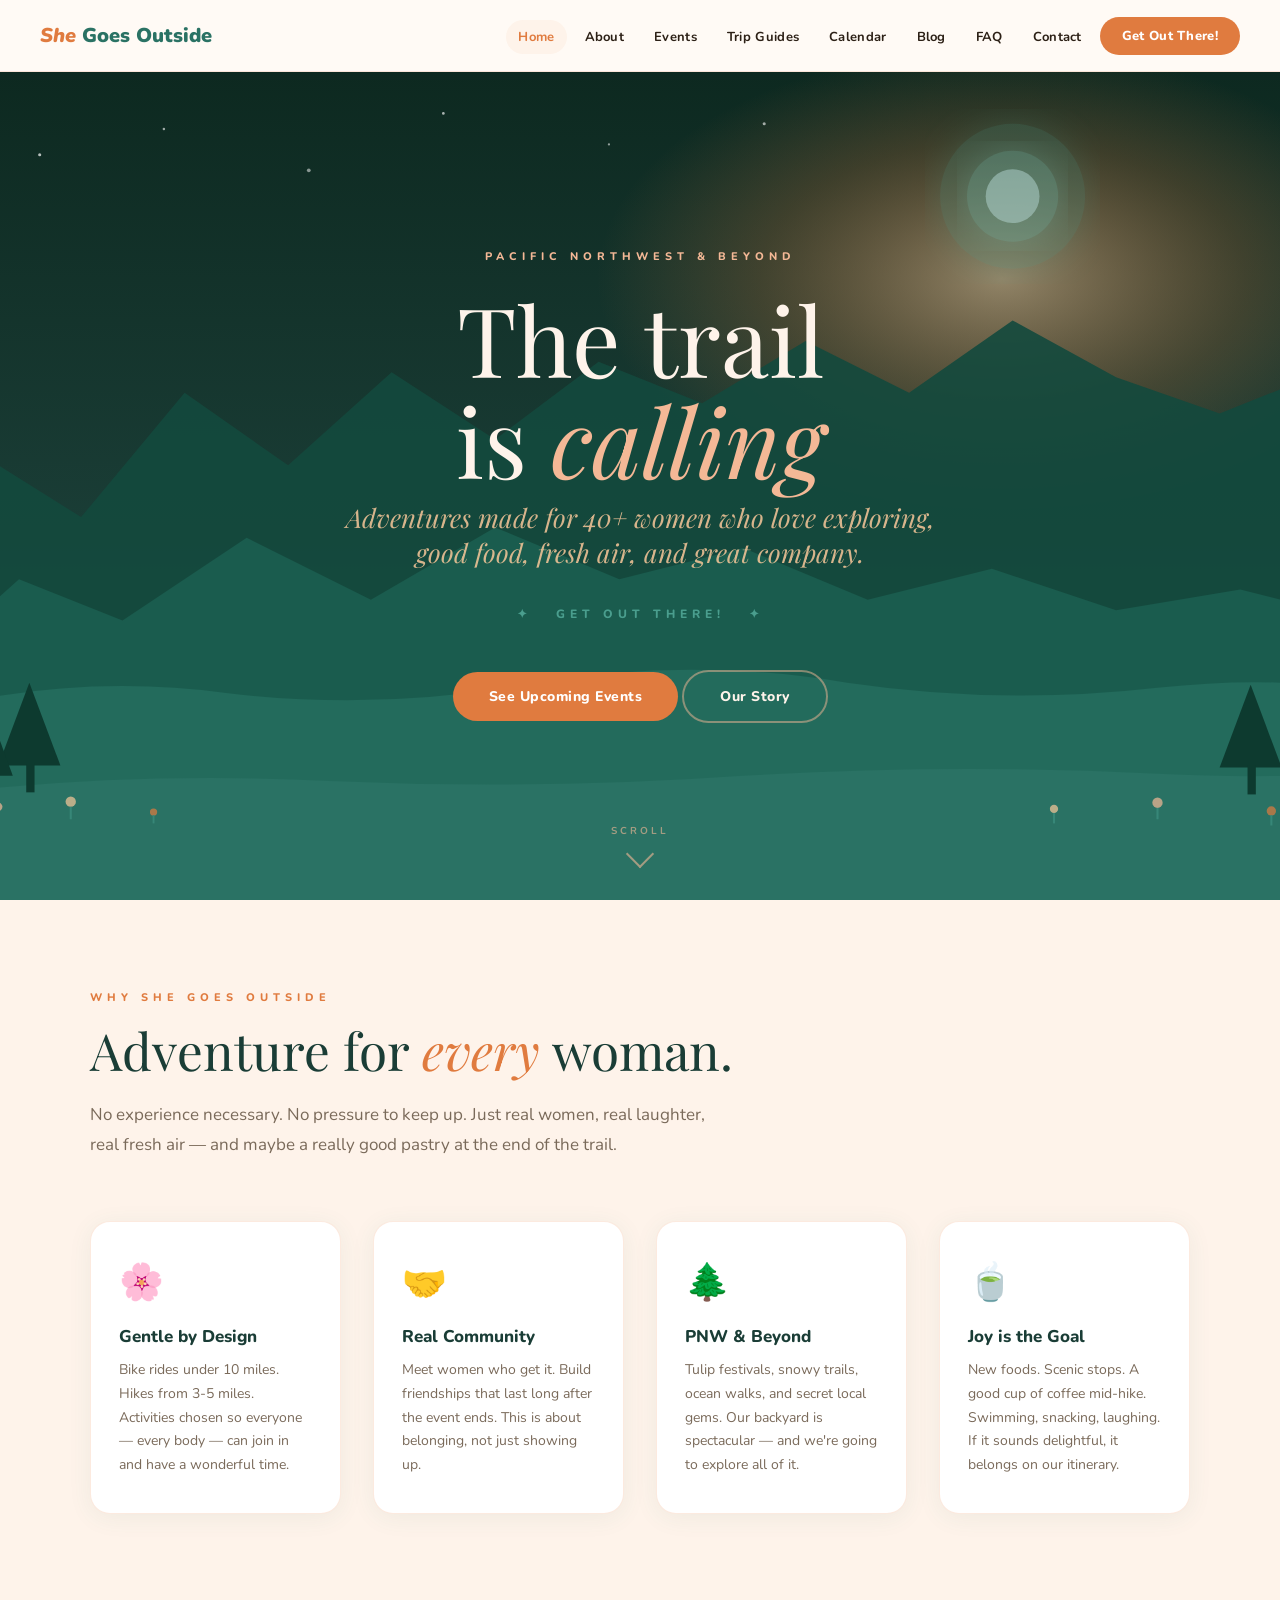
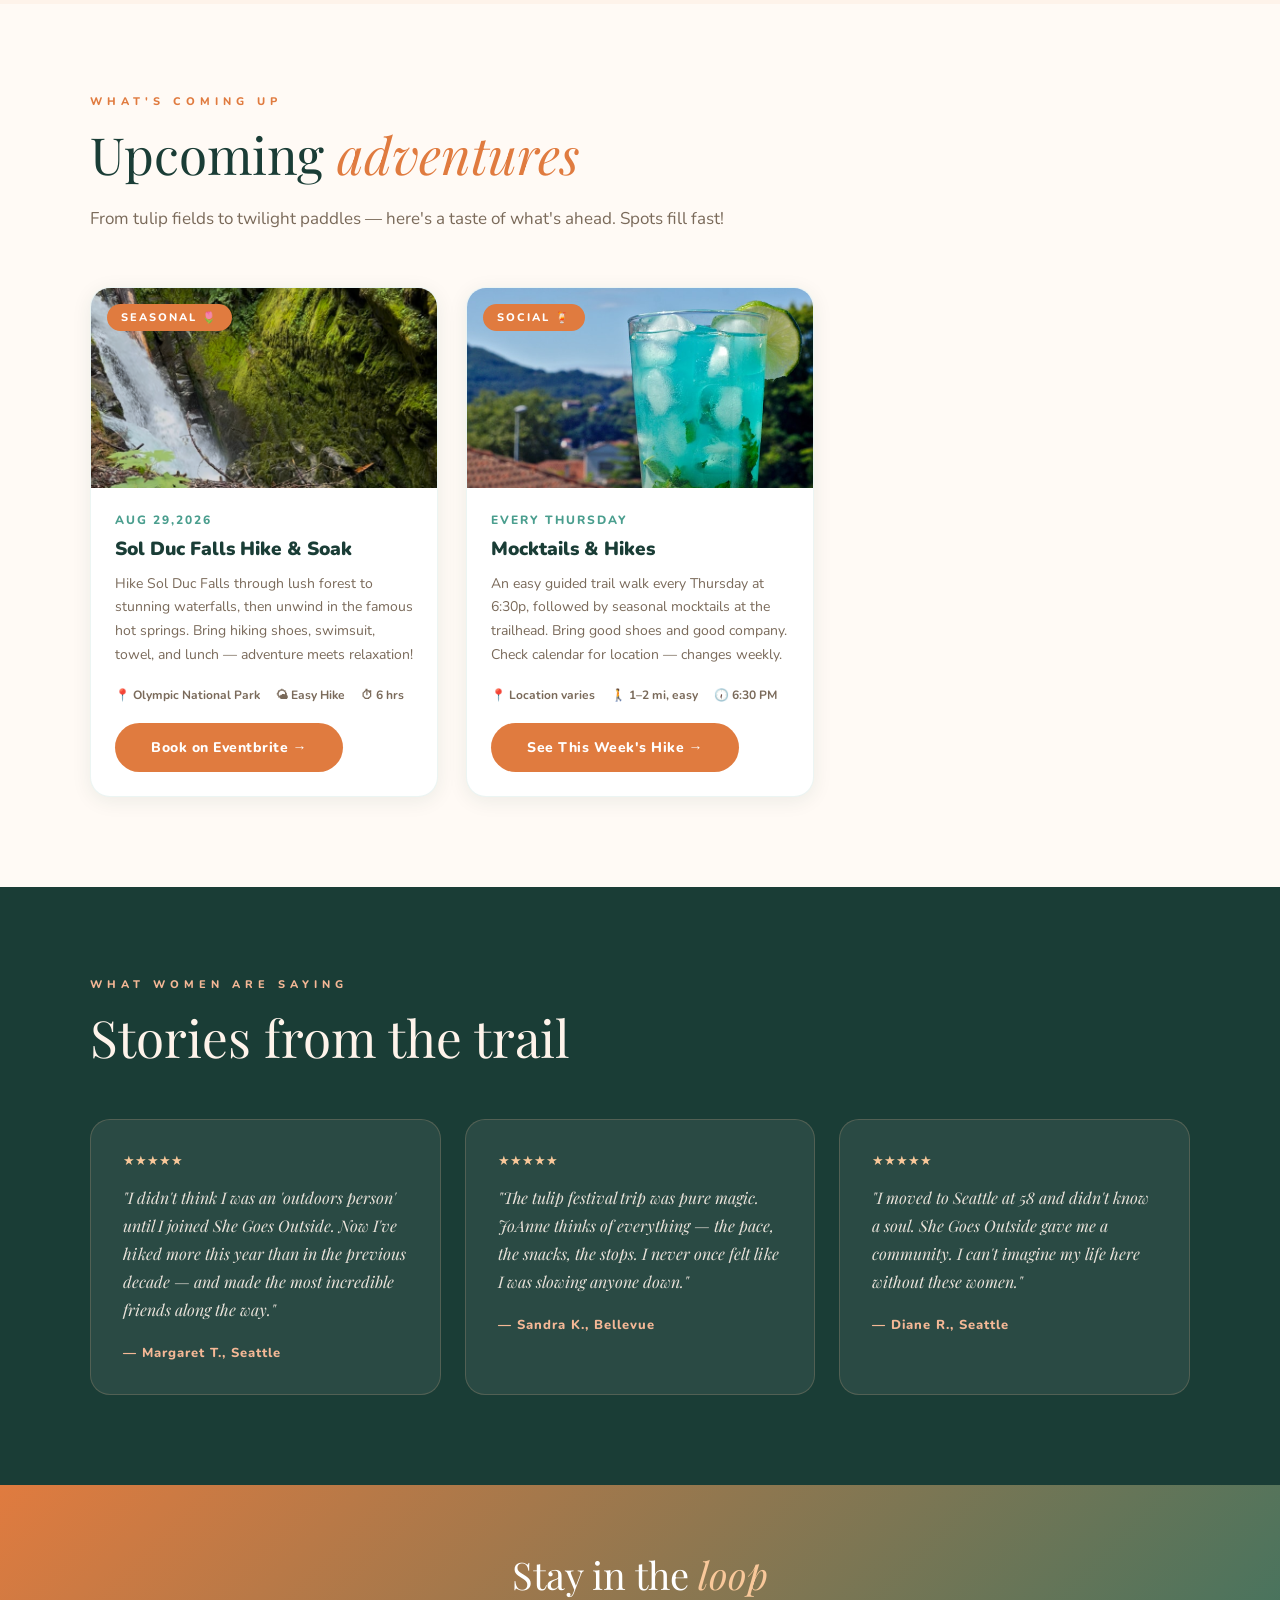
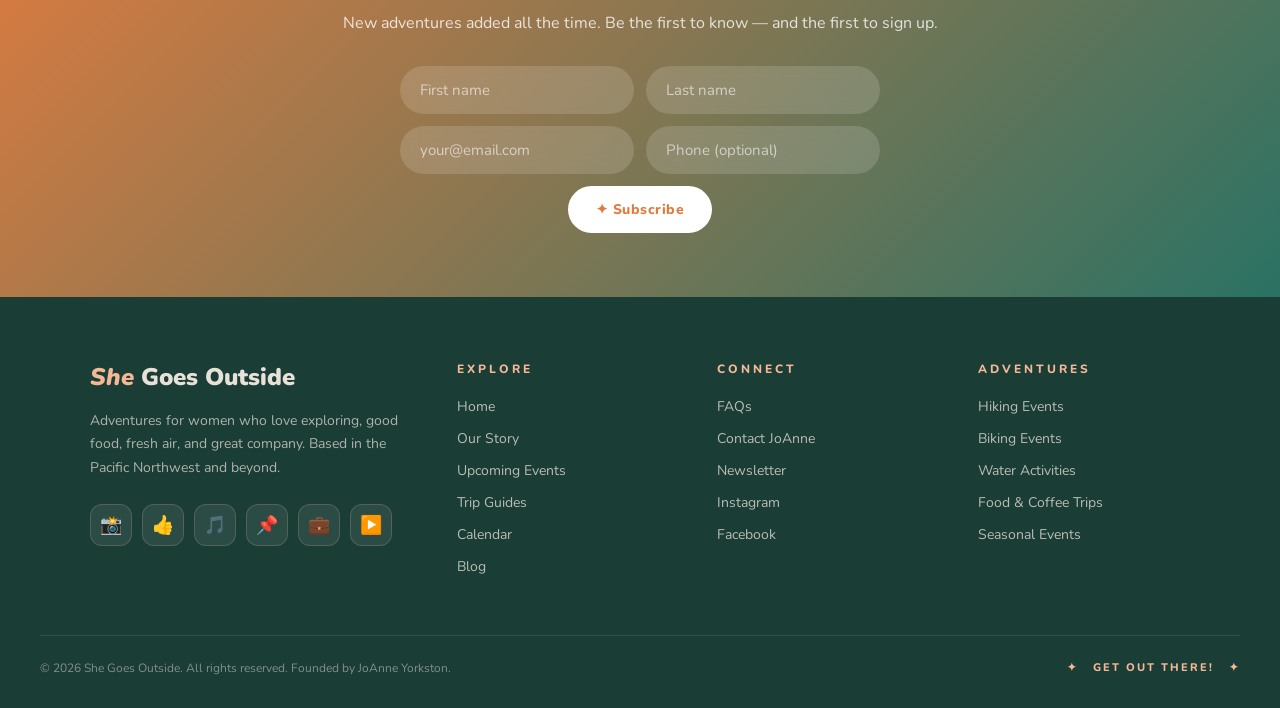
<file: index.html>
<!DOCTYPE html>
<html lang="en">
<head>
  <meta charset="UTF-8"/>
  <meta name="viewport" content="width=device-width, initial-scale=1.0"/>
  <title>She Goes Outside — Get Out There!</title>
  <meta name="description" content="Adventures for 40+ women who love exploring, good food, fresh air, and great company. Based in the Pacific Northwest."/>
  <link href="https://fonts.googleapis.com/css2?family=Nunito:ital,wght@0,400;0,600;0,700;0,800;0,900;1,400;1,700;1,900&family=Playfair+Display:ital,wght@0,400;0,600;1,400;1,600&display=swap" rel="stylesheet"/>
  <link rel="stylesheet" href="css/styles.css"/>
</head>
<body>

<!-- ─── NAV ─── -->
<nav>
  <a class="nav-logo" href="index.html">

    <div class="nav-logo-text"><span class="she">She</span><span class="rest"> Goes Outside</span></div>
  </a>
  <button class="nav-hamburger" aria-label="Toggle menu">
    <span></span><span></span><span></span>
  </button>
  <ul class="nav-links">
    <li><a href="index.html" class="active">Home</a></li>
    <li><a href="about.html">About</a></li>
    <li><a href="events.html">Events</a></li>
    <li><a href="guides.html">Trip Guides</a></li>
    <li><a href="mocktails-calendar.html">Calendar</a></li>
    <li><a href="blog.html">Blog</a></li>
    <li><a href="faq.html">FAQ</a></li>
    <li><a href="contact.html">Contact</a></li>
    <li><a href="events.html" class="btn nav-cta">Get Out There!</a></li>
  </ul>
</nav>

<!-- ─── HERO ─── -->
<div class="page-body">
  <div style="min-height:92vh; position:relative; display:flex; align-items:center; justify-content:center; overflow:hidden; background:var(--pine);">

    <!-- SVG Nature Scene -->
    <svg style="position:absolute;inset:0;width:100%;height:100%;" viewBox="0 0 1400 800" xmlns="http://www.w3.org/2000/svg" preserveAspectRatio="xMidYMid slice">
      <defs>
        <linearGradient id="skyGrad" x1="0" y1="0" x2="0" y2="1">
          <stop offset="0%" stop-color="#0D2920"/>
          <stop offset="55%" stop-color="#1A3D36"/>
          <stop offset="100%" stop-color="#2A7264"/>
        </linearGradient>
        <radialGradient id="sunGlow" cx="75%" cy="25%" r="28%">
          <stop offset="0%" stop-color="#F9C89A" stop-opacity="0.55"/>
          <stop offset="60%" stop-color="#E07B3F" stop-opacity="0.22"/>
          <stop offset="100%" stop-color="#E07B3F" stop-opacity="0"/>
        </radialGradient>
        <filter id="glow"><feGaussianBlur stdDeviation="18" result="blur"/><feMerge><feMergeNode in="blur"/><feMergeNode in="SourceGraphic"/></feMerge></filter>
      </defs>
      <rect width="1400" height="800" fill="url(#skyGrad)"/>
      <rect width="1400" height="800" fill="url(#sunGlow)"/>
      <circle cx="120" cy="80" r="1.5" fill="white" opacity="0.7"/>
      <circle cx="240" cy="55" r="1.2" fill="white" opacity="0.6"/>
      <circle cx="380" cy="95" r="1.8" fill="white" opacity="0.5"/>
      <circle cx="510" cy="40" r="1.3" fill="white" opacity="0.65"/>
      <circle cx="670" cy="70" r="1.1" fill="white" opacity="0.55"/>
      <circle cx="820" cy="50" r="1.5" fill="white" opacity="0.6"/>
      <circle cx="1060" cy="120" r="70" fill="#4A9E8E" opacity="0.22" filter="url(#glow)"/>
      <circle cx="1060" cy="120" r="44" fill="#76BFB1" opacity="0.28" filter="url(#glow)"/>
      <circle cx="1060" cy="120" r="26" fill="#B5D8D3" opacity="0.5"/>
      <path d="M0 520 L80 380 L160 430 L260 310 L360 380 L460 290 L560 355 L660 280 L760 320 L860 260 L960 310 L1060 240 L1160 295 L1260 330 L1360 290 L1400 310 L1400 800 L0 800Z" fill="#134A3D" opacity="0.9"/>
      <path d="M0 580 L100 490 L200 530 L320 450 L440 510 L560 440 L680 490 L800 460 L920 510 L1040 480 L1160 520 L1280 500 L1400 530 L1400 800 L0 800Z" fill="#1A5C4E"/>
      <path d="M0 620 Q150 580 300 600 Q450 618 600 590 Q750 565 900 590 Q1050 612 1200 595 Q1320 582 1400 600 L1400 800 L0 800Z" fill="#236B5C"/>
      <path d="M0 700 Q200 675 400 685 Q600 694 800 680 Q1000 668 1200 678 Q1320 684 1400 675 L1400 800 L0 800Z" fill="#2A7264"/>
      <g opacity="0.7">
        <circle cx="80"  cy="710" r="4"   fill="#F4B896"/><line x1="80"  y1="714" x2="80"  y2="724" stroke="#3D9181" stroke-width="2"/>
        <circle cx="150" cy="705" r="5"   fill="#F9C89A"/><line x1="150" y1="710" x2="150" y2="722" stroke="#3D9181" stroke-width="2"/>
        <circle cx="230" cy="715" r="3.5" fill="#E07B3F"/><line x1="230" y1="718" x2="230" y2="726" stroke="#3D9181" stroke-width="1.8"/>
        <circle cx="1100" cy="712" r="4"  fill="#F9C89A"/><line x1="1100" y1="716" x2="1100" y2="726" stroke="#3D9181" stroke-width="2"/>
        <circle cx="1200" cy="706" r="5"  fill="#F4B896"/><line x1="1200" y1="711" x2="1200" y2="722" stroke="#3D9181" stroke-width="2"/>
        <circle cx="1310" cy="714" r="4.5" fill="#E07B3F"/><line x1="1310" y1="718" x2="1310" y2="728" stroke="#3D9181" stroke-width="2"/>
      </g>
      <g fill="#0D3A2F">
        <polygon points="80,670 110,590 140,670"/><rect x="107" y="668" width="8" height="28"/>
        <polygon points="30,680 62,592 94,680"/><rect x="59" y="678" width="8" height="30"/>
        <polygon points="0,695 38,600 76,695"/><rect x="35" y="693" width="8" height="35"/>
        <polygon points="1260,672 1290,592 1320,672"/><rect x="1287" y="670" width="8" height="28"/>
        <polygon points="1320,680 1352,592 1384,680"/><rect x="1349" y="678" width="8" height="30"/>
        <polygon points="1330,695 1368,600 1400,695"/>
      </g>
    </svg>

    <!-- Hero Content -->
    <div style="position:relative;z-index:10;text-align:center;padding:40px 20px;max-width:780px;">
      <div style="font-size:11px;letter-spacing:5px;text-transform:uppercase;color:var(--peach);font-weight:800;margin-bottom:24px;">Pacific Northwest &amp; Beyond</div>
      <h1 style="font-family:'Playfair Display',serif;font-size:clamp(52px,8vw,96px);font-weight:400;line-height:1.05;color:var(--warm-white);margin-bottom:10px;">
        The trail<br/>is <em style="font-style:italic;color:var(--peach);">calling</em>
      </h1>
      <p style="font-family:'Playfair Display',serif;font-size:clamp(18px,2.8vw,26px);font-style:italic;color:rgba(249,200,154,0.85);margin-bottom:36px;">
        Adventures made for 40+ women who love exploring,<br/>good food, fresh air, and great company.
      </p>
      <div style="font-size:12px;letter-spacing:5px;text-transform:uppercase;color:var(--teal);font-weight:800;margin-bottom:48px;">✦ &nbsp; Get Out There! &nbsp; ✦</div>
      <div class="hero-btns">
        <a class="btn btn-primary" href="events.html">See Upcoming Events</a>
        <a class="btn btn-outline" href="about.html">Our Story</a>
      </div>
    </div>

    <div class="scroll-hint">
      <span>Scroll</span>
      <div class="scroll-arrow"></div>
    </div>
  </div>

  <!-- WHY JOIN -->
  <section style="background:var(--warm-white);">
    <div class="section-inner">
      <div class="section-eyebrow">Why She Goes Outside</div>
      <h2 class="section-title">Adventure for <em>every</em> woman.</h2>
      <p class="section-body">No experience necessary. No pressure to keep up. Just real women, real laughter, real fresh air — and maybe a really good pastry at the end of the trail.</p>
      <div class="pillars">
        <div class="pillar">
          <div class="pillar-icon">🌸</div>
          <div class="pillar-title">Gentle by Design</div>
          <p class="pillar-body">Bike rides under 10 miles. Hikes from 3-5 miles. Activities chosen so everyone — every body — can join in and have a wonderful time.</p>
        </div>
        <div class="pillar">
          <div class="pillar-icon">🤝</div>
          <div class="pillar-title">Real Community</div>
          <p class="pillar-body">Meet women who get it. Build friendships that last long after the event ends. This is about belonging, not just showing up.</p>
        </div>
        <div class="pillar">
          <div class="pillar-icon">🌲</div>
          <div class="pillar-title">PNW &amp; Beyond</div>
          <p class="pillar-body">Tulip festivals, snowy trails, ocean walks, and secret local gems. Our backyard is spectacular — and we're going to explore all of it.</p>
        </div>
        <div class="pillar">
          <div class="pillar-icon">🍵</div>
          <div class="pillar-title">Joy is the Goal</div>
          <p class="pillar-body">New foods. Scenic stops. A good cup of coffee mid-hike. Swimming, snacking, laughing. If it sounds delightful, it belongs on our itinerary.</p>
        </div>
      </div>
    </div>
  </section>

  <!-- FEATURED EVENTS -->
  <section>
    <div class="section-inner">
      <div class="section-eyebrow">What's Coming Up</div>
      <h2 class="section-title">Upcoming <em>adventures</em></h2>
      <p class="section-body">From tulip fields to twilight paddles — here's a taste of what's ahead. Spots fill fast!</p>
      <div class="events-grid">

        <div class="event-card">
          <div class="event-img">
            <img src="assets/images/solduc.png" alt="Sol Duc Falls"
               style="width:100%;height:100%;object-fit:cover;" />
            <div class="event-badge">Seasonal 🌷</div>
        </div>
          <div class="event-body">
            <div class="event-date">AUG 29,2026</div>
            <div class="event-title">Sol Duc Falls Hike & Soak</div>
            <div class="event-desc">Hike Sol Duc Falls through lush forest to stunning waterfalls, then unwind in the famous hot springs. Bring hiking shoes, swimsuit, towel, and lunch — adventure meets relaxation!</div>
            <div class="event-meta"><span>📍 Olympic National Park</span><span>🌤 Easy Hike</span><span>⏱ 6 hrs</span></div>
            <a class="btn btn-primary" href="https://www.eventbrite.com/e/1995026934265?aff=oddtdtcreator" target="_blank" rel="noopener">Book on Eventbrite →</a>
          </div>
        </div>

        <div class="event-card">
          <div class="event-img">
            <img src="assets/images/mocktails-hike.jpg" alt="A refreshing blue mocktail with mint and lime, enjoyed outdoors with mountain views"
               style="width:100%;height:100%;object-fit:cover;" />
            <div class="event-badge">Social 🍹</div>
          </div>
          <div class="event-body">
            <div class="event-date">Every Thursday</div>
            <div class="event-title">Mocktails & Hikes</div>
            <div class="event-desc">An easy guided trail walk every Thursday at 6:30p, followed by seasonal mocktails at the trailhead. Bring good shoes and good company. Check calendar for location — changes weekly.</div>
            <div class="event-meta"><span>📍 Location varies</span><span>🚶 1–2 mi, easy</span><span>🕡 6:30 PM</span></div>
            <a class="btn btn-primary" href="mocktails-calendar.html">See This Week's Hike →</a>
          </div>
        </div>

        <!-- hiding "upcoming event" cards for later use (look for the dash-dash-end bracket to see what's hidden)
        <div class="event-card">
          <div class="event-img">
            <svg viewBox="0 0 400 200" xmlns="http://www.w3.org/2000/svg">
              <rect width="400" height="200" fill="#C8E6E0"/>
              <rect x="0" y="110" width="400" height="90" fill="#1A5C4E"/>
              <rect x="0" y="150" width="400" height="50" fill="#236B5C"/>
              <path d="M0 110 L90 30 L180 110Z" fill="#2A7264"/>
              <path d="M90 55 L120 110 L60 110Z" fill="white" opacity="0.4"/>
              <path d="M180 110 L260 35 L340 110Z" fill="#1A5C4E"/>
              <path d="M260 58 L285 110 L235 110Z" fill="white" opacity="0.35"/>
              <g fill="#134A3D">
                <polygon points="10,175 25,145 40,175"/><rect x="23" y="173" width="5" height="10"/>
                <polygon points="350,172 365,142 380,172"/><rect x="362" y="170" width="5" height="10"/>
              </g>
              <rect width="400" height="90" fill="#B5D8F5" opacity="0.5"/>
            </svg>
            <div class="event-badge">Hiking 🥾</div>
          </div>
          <div class="event-body">
            <div class="event-date">May 10, 2026</div>
            <div class="event-title">Snow Lake Morning Hike</div>
            <div class="event-desc">A gorgeous out-and-back hike to one of the most beloved alpine lakes in the Cascades. Packed lunch encouraged!</div>
            <div class="event-meta"><span>📍 Snoqualmie Pass</span><span>🌿 2.5 mi</span></div>
            <a class="btn btn-primary" href="https://www.eventbrite.com" target="_blank" rel="noopener">Book on Eventbrite →</a>
          </div>
        </div>

        <div class="event-card">
          <div class="event-img">
            <svg viewBox="0 0 400 200" xmlns="http://www.w3.org/2000/svg">
              <rect width="400" height="200" fill="#D0EBE8"/>
              <rect x="0" y="110" width="400" height="90" fill="#4A9E8E"/>
              <path d="M0 120 Q50 112 100 120 Q150 128 200 120 Q250 112 300 120 Q350 128 400 120 L400 200 L0 200Z" fill="#3D9181" opacity="0.7"/>
              <ellipse cx="140" cy="125" rx="40" ry="9" fill="#E07B3F"/>
              <path d="M100 122 L180 122" stroke="white" stroke-width="2"/>
              <circle cx="140" cy="119" r="7" fill="#BF5220"/>
              <ellipse cx="260" cy="130" rx="38" ry="9" fill="#F4B896"/>
              <path d="M222 127 L298 127" stroke="white" stroke-width="2"/>
              <circle cx="260" cy="123" r="7" fill="#E07B3F"/>
              <rect width="400" height="115" fill="#B5D8F5" opacity="0.6"/>
              <circle cx="340" cy="35" r="40" fill="white" opacity="0.6"/>
            </svg>
            <div class="event-badge">Water ☀️</div>
          </div>
          <div class="event-body">
            <div class="event-date">June 21, 2026</div>
            <div class="event-title">Summer Solstice Kayak &amp; Picnic</div>
            <div class="event-desc">Celebrate the longest day of the year on the water! Easy paddle followed by a sunset picnic on the shore.</div>
            <div class="event-meta"><span>📍 Lake Union, Seattle</span><span>🛶 Beginner-Friendly</span></div>
            <a class="btn btn-primary" href="https://www.eventbrite.com" target="_blank" rel="noopener">Book on Eventbrite →</a>
          </div>
        </div>

      </div>
      <div class="text-center mt-40">
        <a class="btn btn-primary" href="events.html">View All Events</a>
      </div> -->
    </div>
  </section>

  <!-- TESTIMONIALS -->
  <section class="testimonials-section">
    <div class="section-inner">
      <div class="section-eyebrow">What Women Are Saying</div>
      <h2 class="section-title">Stories from the trail</h2>
      <div class="testimonials-grid">
        <div class="testimonial-card">
          <div class="stars">★★★★★</div>
          <div class="testimonial-quote">"I didn't think I was an 'outdoors person' until I joined She Goes Outside. Now I've hiked more this year than in the previous decade — and made the most incredible friends along the way."</div>
          <div class="testimonial-author">— Margaret T., Seattle</div>
        </div>
        <div class="testimonial-card">
          <div class="stars">★★★★★</div>
          <div class="testimonial-quote">"The tulip festival trip was pure magic. JoAnne thinks of everything — the pace, the snacks, the stops. I never once felt like I was slowing anyone down."</div>
          <div class="testimonial-author">— Sandra K., Bellevue</div>
        </div>
        <div class="testimonial-card">
          <div class="stars">★★★★★</div>
          <div class="testimonial-quote">"I moved to Seattle at 58 and didn't know a soul. She Goes Outside gave me a community. I can't imagine my life here without these women."</div>
          <div class="testimonial-author">— Diane R., Seattle</div>
        </div>
      </div>
    </div>
  </section>

  <!-- NEWSLETTER -->
  <div class="newsletter-banner">
    <h3>Stay in the <em>loop</em></h3>
    <p>New adventures added all the time. Be the first to know — and the first to sign up.</p>
    <form class="newsletter-form" action="https://shegoesoutside.us7.list-manage.com/subscribe/post?u=53dd364eebef9bcb077e119a5&amp;id=f7981cda91&amp;f_id=007b98e0f0" method="post" target="_blank" novalidate>
      <input type="text" name="FNAME" placeholder="First name" required/>
      <input type="text" name="LNAME" placeholder="Last name" required/>
      <input type="email" name="EMAIL" placeholder="your@email.com" required/>
      <input type="tel" name="PHONE" placeholder="Phone (optional)"/>
      <div aria-hidden="true" style="position:absolute;left:-5000px;">
        <input type="text" name="b_53dd364eebef9bcb077e119a5_f7981cda91" tabindex="-1" value=""/>
      </div>
      <button type="submit" class="btn">✦ Subscribe</button>
    </form>
  </div>

</div><!-- /page-body -->

<!-- ─── FOOTER ─── -->
<footer>
  <div class="footer-inner">
    <div class="footer-brand">
      <span class="logo"><span class="she">She</span><span class="rest"> Goes Outside</span></span>
      <p>Adventures for women who love exploring, good food, fresh air, and great company. Based in the Pacific Northwest and beyond.</p>
      <div class="social-links">
        <a class="social-link" href="https://www.instagram.com/she.goes.outside.pnw" title="Instagram" aria-label="Instagram" target="_blank" rel="noopener">📸</a>
        <a class="social-link" href="https://www.facebook.com/profile.php?id=61592298425720" title="Facebook" target="_blank" rel="noopener" aria-label="Facebook">👍</a>
        <a class="social-link" href="#" title="TikTok" aria-label="TikTok">🎵</a>
        <a class="social-link" href="#" title="Pinterest" aria-label="Pinterest">📌</a>
        <a class="social-link" href="#" title="LinkedIn" aria-label="LinkedIn">💼</a>
        <a class="social-link" href="#" title="YouTube" aria-label="YouTube">▶️</a>
      </div>
    </div>
    <div class="footer-col">
      <h5>Explore</h5>
      <ul>
        <li><a href="index.html">Home</a></li>
        <li><a href="about.html">Our Story</a></li>
        <li><a href="events.html">Upcoming Events</a></li>
        <li><a href="guides.html">Trip Guides</a></li>
        <li><a href="calendar.html">Calendar</a></li>
        <li><a href="blog.html">Blog</a></li>
      </ul>
    </div>
    <div class="footer-col">
      <h5>Connect</h5>
      <ul>
        <li><a href="faq.html">FAQs</a></li>
        <li><a href="contact.html">Contact JoAnne</a></li>
        <li><a href="#">Newsletter</a></li>
        <li><a href="https://www.instagram.com/she.goes.outside.pnw" target="_blank" rel="noopener">Instagram</a></li>
        <li><a href="#">Facebook</a></li>
      </ul>
    </div>
    <div class="footer-col">
      <h5>Adventures</h5>
      <ul>
        <li><a href="events.html">Hiking Events</a></li>
        <li><a href="events.html">Biking Events</a></li>
        <li><a href="events.html">Water Activities</a></li>
        <li><a href="events.html">Food &amp; Coffee Trips</a></li>
        <li><a href="events.html">Seasonal Events</a></li>
      </ul>
    </div>
  </div>
  <div class="footer-bottom">
    <span>© 2026 She Goes Outside. All rights reserved. Founded by JoAnne Yorkston.</span>
    <span class="tagline">✦ &nbsp; Get Out There! &nbsp; ✦</span>
  </div>
</footer>

<script src="js/main.js"></script>
</body>
</html>
</file>
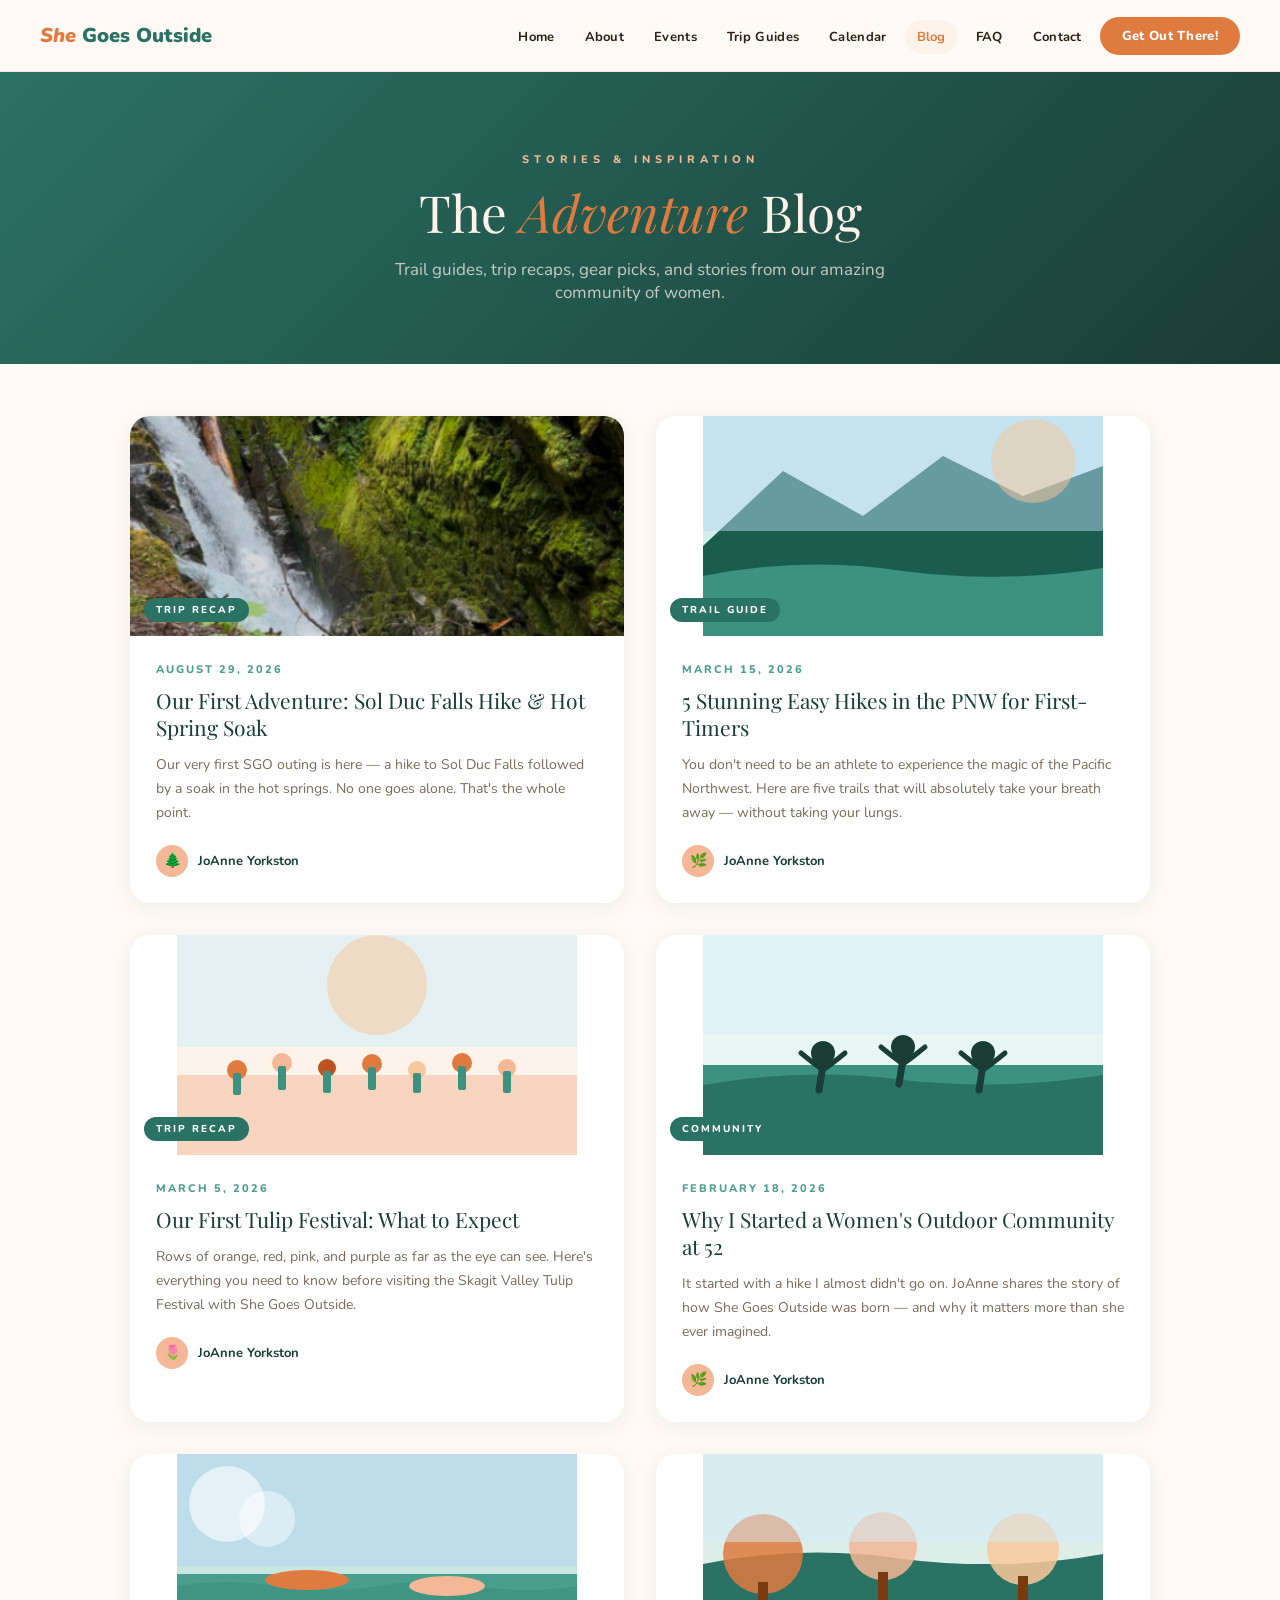
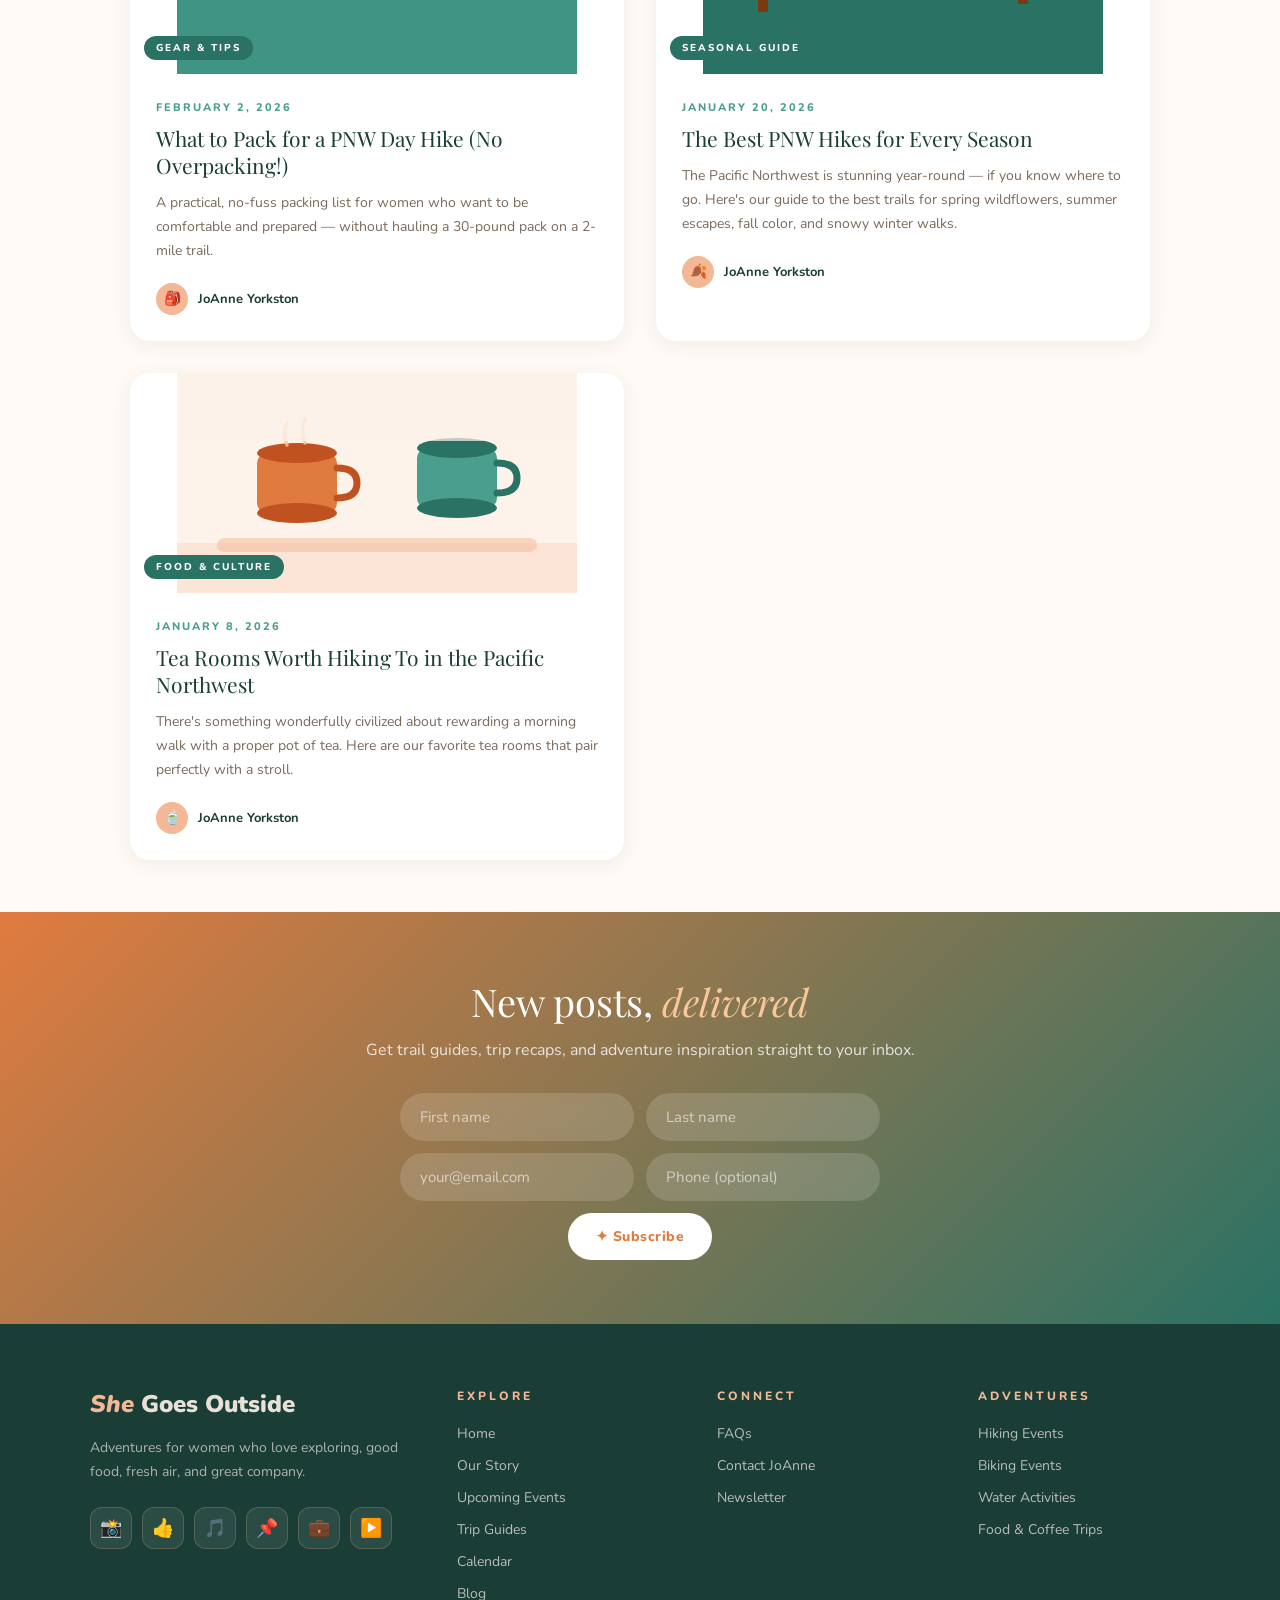
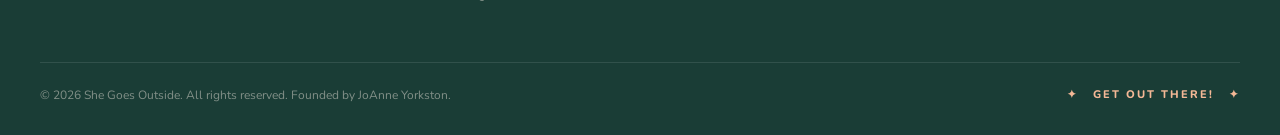
<file: blog.html>
<!DOCTYPE html>
<html lang="en">
<head>
  <meta charset="UTF-8"/>
  <meta name="viewport" content="width=device-width, initial-scale=1.0"/>
  <title>Blog — She Goes Outside</title>
  <meta name="description" content="Trail guides, trip recaps, gear picks and community stories from She Goes Outside."/>
  <link href="https://fonts.googleapis.com/css2?family=Nunito:ital,wght@0,400;0,600;0,700;0,800;0,900;1,400;1,700;1,900&family=Playfair+Display:ital,wght@0,400;0,600;1,400;1,600&display=swap" rel="stylesheet"/>
  <link rel="stylesheet" href="css/styles.css"/>
</head>
<body>

<!-- ─── NAV ─── -->
<nav>
  <a class="nav-logo" href="index.html">
    <div class="nav-logo-text"><span class="she">She</span><span class="rest"> Goes Outside</span></div>
  </a>
  <button class="nav-hamburger" aria-label="Toggle menu"><span></span><span></span><span></span></button>
  <ul class="nav-links">
    <li><a href="index.html">Home</a></li>
    <li><a href="about.html">About</a></li>
    <li><a href="events.html">Events</a></li>
    <li><a href="guides.html">Trip Guides</a></li>
    <li><a href="mocktails-calendar.html">Calendar</a></li>
    <li><a href="blog.html" class="active">Blog</a></li>
    <li><a href="faq.html">FAQ</a></li>
    <li><a href="contact.html">Contact</a></li>
    <li><a href="events.html" class="btn nav-cta">Get Out There!</a></li>
  </ul>
</nav>

<div class="page-body">

  <div class="page-hero">
    <div class="section-eyebrow">Stories &amp; Inspiration</div>
    <h1 class="section-title" style="margin-bottom:16px;">The <em>Adventure</em> Blog</h1>
    <p>Trail guides, trip recaps, gear picks, and stories from our amazing community of women.</p>
  </div>

  <div class="blog-grid">

    <div class="blog-card">
      <div class="blog-img">
        <img src="assets/images/solduc.png" alt="Hikers on the forested trail to Sol Duc Falls" style="width:100%;height:100%;object-fit:cover;display:block;"/>
        <div class="blog-tag">Trip Recap</div>
      </div>
      <a href="sol-duc-falls-hike.html" class="blog-card-link">
        <div class="blog-body">
          <div class="blog-date">August 29, 2026</div>
          <div class="blog-title">Our First Adventure: Sol Duc Falls Hike &amp; Hot Spring Soak</div>
          <div class="blog-excerpt">Our very first SGO outing is here — a hike to Sol Duc Falls followed by a soak in the hot springs. No one goes alone. That's the whole point.</div>
          <div class="blog-author">
            <div class="blog-avatar">🌲</div>
            <div class="blog-author-name">JoAnne Yorkston</div>
          </div>
        </div>
      </a>
    </div>

    <div class="blog-card">
      <div class="blog-img">
        <svg viewBox="0 0 400 220" xmlns="http://www.w3.org/2000/svg">
          <rect width="400" height="220" fill="#D4EEE9"/>
          <rect x="0" y="130" width="400" height="90" fill="#2A7264"/>
          <path d="M0 130 L80 55 L160 100 L240 40 L320 80 L400 50 L400 220 L0 220Z" fill="#1A5C4E"/>
          <path d="M0 160 Q100 140 200 155 Q300 168 400 152 L400 220 L0 220Z" fill="#3D9181"/>
          <rect width="400" height="115" fill="#B5D8F5" opacity="0.5"/>
          <circle cx="330" cy="45" r="42" fill="#F9C89A" opacity="0.5"/>
        </svg>
        <div class="blog-tag">Trail Guide</div>
      </div>
      <a href="article-template.html" class="blog-card-link">
        <div class="blog-body">
          <div class="blog-date">March 15, 2026</div>
          <div class="blog-title">5 Stunning Easy Hikes in the PNW for First-Timers</div>
          <div class="blog-excerpt">You don't need to be an athlete to experience the magic of the Pacific Northwest. Here are five trails that will absolutely take your breath away — without taking your lungs.</div>
          <div class="blog-author">
            <div class="blog-avatar">🌿</div>
            <div class="blog-author-name">JoAnne Yorkston</div>
          </div>
        </div>
      </a>
    </div>

    <div class="blog-card">
      <div class="blog-img">
        <svg viewBox="0 0 400 220" xmlns="http://www.w3.org/2000/svg">
          <rect width="400" height="220" fill="#FEF3EA"/>
          <rect x="0" y="140" width="400" height="80" fill="#F4B896" opacity="0.5"/>
          <g fill="#E07B3F"><circle cx="60"  cy="135" r="10"/><rect x="56"  y="138" width="8" height="22" rx="2" fill="#3D9181"/></g>
          <g fill="#F4B896"><circle cx="105" cy="128" r="10"/><rect x="101" y="131" width="8" height="24" rx="2" fill="#3D9181"/></g>
          <g fill="#BF5220"><circle cx="150" cy="133" r="9"/><rect x="146" y="136" width="8" height="22" rx="2" fill="#3D9181"/></g>
          <g fill="#E07B3F"><circle cx="195" cy="129" r="10"/><rect x="191" y="132" width="8" height="23" rx="2" fill="#3D9181"/></g>
          <g fill="#F9C89A"><circle cx="240" cy="135" r="9"/><rect x="236" y="138" width="8" height="20" rx="2" fill="#3D9181"/></g>
          <g fill="#E07B3F"><circle cx="285" cy="128" r="10"/><rect x="281" y="131" width="8" height="24" rx="2" fill="#3D9181"/></g>
          <g fill="#F4B896"><circle cx="330" cy="133" r="9"/><rect x="326" y="136" width="8" height="22" rx="2" fill="#3D9181"/></g>
          <rect width="400" height="112" fill="#D4EEF9" opacity="0.6"/>
          <circle cx="200" cy="50" r="50" fill="#F9C89A" opacity="0.5"/>
        </svg>
        <div class="blog-tag">Trip Recap</div>
      </div>
      <div class="blog-body">
        <div class="blog-date">March 5, 2026</div>
        <div class="blog-title">Our First Tulip Festival: What to Expect</div>
        <div class="blog-excerpt">Rows of orange, red, pink, and purple as far as the eye can see. Here's everything you need to know before visiting the Skagit Valley Tulip Festival with She Goes Outside.</div>
        <div class="blog-author">
          <div class="blog-avatar">🌷</div>
          <div class="blog-author-name">JoAnne Yorkston</div>
        </div>
      </div>
    </div>

    <div class="blog-card">
      <div class="blog-img">
        <svg viewBox="0 0 400 220" xmlns="http://www.w3.org/2000/svg">
          <rect width="400" height="220" fill="#E8F6F3"/>
          <rect x="0" y="130" width="400" height="90" fill="#3D9181"/>
          <path d="M0 150 Q100 132 200 145 Q300 156 400 140 L400 220 L0 220Z" fill="#2A7264"/>
          <g fill="#1A3D36">
            <circle cx="120" cy="118" r="12"/>
            <path d="M120 130 L116 155" stroke="#1A3D36" stroke-width="7" stroke-linecap="round"/>
            <path d="M120 135 Q110 128 98 118"  stroke="#1A3D36" stroke-width="5" fill="none" stroke-linecap="round"/>
            <path d="M120 135 Q130 128 142 118" stroke="#1A3D36" stroke-width="5" fill="none" stroke-linecap="round"/>
            <circle cx="200" cy="112" r="12"/>
            <path d="M200 124 L196 149" stroke="#1A3D36" stroke-width="7" stroke-linecap="round"/>
            <path d="M200 129 Q190 122 178 112" stroke="#1A3D36" stroke-width="5" fill="none" stroke-linecap="round"/>
            <path d="M200 129 Q210 122 222 112" stroke="#1A3D36" stroke-width="5" fill="none" stroke-linecap="round"/>
            <circle cx="280" cy="118" r="12"/>
            <path d="M280 130 L276 155" stroke="#1A3D36" stroke-width="7" stroke-linecap="round"/>
            <path d="M280 135 Q270 128 258 118" stroke="#1A3D36" stroke-width="5" fill="none" stroke-linecap="round"/>
            <path d="M280 135 Q290 128 302 118" stroke="#1A3D36" stroke-width="5" fill="none" stroke-linecap="round"/>
          </g>
          <rect width="400" height="100" fill="#D4EEF9" opacity="0.45"/>
        </svg>
        <div class="blog-tag">Community</div>
      </div>
      <div class="blog-body">
        <div class="blog-date">February 18, 2026</div>
        <div class="blog-title">Why I Started a Women's Outdoor Community at 52</div>
        <div class="blog-excerpt">It started with a hike I almost didn't go on. JoAnne shares the story of how She Goes Outside was born — and why it matters more than she ever imagined.</div>
        <div class="blog-author">
          <div class="blog-avatar">🌿</div>
          <div class="blog-author-name">JoAnne Yorkston</div>
        </div>
      </div>
    </div>

    <div class="blog-card">
      <div class="blog-img">
        <svg viewBox="0 0 400 220" xmlns="http://www.w3.org/2000/svg">
          <rect width="400" height="220" fill="#C8E6E0"/>
          <rect x="0" y="120" width="400" height="100" fill="#4A9E8E"/>
          <path d="M0 132 Q50 124 100 132 Q150 140 200 132 Q250 124 300 132 Q350 140 400 132 L400 220 L0 220Z" fill="#3D9181" opacity="0.7"/>
          <ellipse cx="130" cy="126" rx="42" ry="10" fill="#E07B3F"/>
          <ellipse cx="270" cy="132" rx="38" ry="10" fill="#F4B896"/>
          <rect width="400" height="112" fill="#B5D8F5" opacity="0.55"/>
          <circle cx="50" cy="50" r="38" fill="white" opacity="0.6"/>
          <circle cx="90" cy="65" r="28" fill="white" opacity="0.45"/>
        </svg>
        <div class="blog-tag">Gear &amp; Tips</div>
      </div>
      <div class="blog-body">
        <div class="blog-date">February 2, 2026</div>
        <div class="blog-title">What to Pack for a PNW Day Hike (No Overpacking!)</div>
        <div class="blog-excerpt">A practical, no-fuss packing list for women who want to be comfortable and prepared — without hauling a 30-pound pack on a 2-mile trail.</div>
        <div class="blog-author">
          <div class="blog-avatar">🎒</div>
          <div class="blog-author-name">JoAnne Yorkston</div>
        </div>
      </div>
    </div>

    <div class="blog-card">
      <div class="blog-img">
        <svg viewBox="0 0 400 220" xmlns="http://www.w3.org/2000/svg">
          <rect width="400" height="220" fill="#DDEEE9"/>
          <rect x="0" y="110" width="400" height="110" fill="#236B5C"/>
          <path d="M0 110 Q100 90 200 105 Q300 118 400 100 L400 220 L0 220Z" fill="#2A7264"/>
          <circle cx="60"  cy="100" r="40" fill="#E07B3F" opacity="0.85"/>
          <rect x="55"  y="128" width="10" height="30" fill="#7A3A10"/>
          <circle cx="180" cy="92"  r="34" fill="#F4B896" opacity="0.85"/>
          <rect x="175" y="118" width="10" height="28" fill="#7A3A10"/>
          <circle cx="320" cy="95"  r="36" fill="#F9C89A" opacity="0.85"/>
          <rect x="315" y="122" width="10" height="28" fill="#7A3A10"/>
          <rect width="400" height="88" fill="#D4EEF9" opacity="0.5"/>
        </svg>
        <div class="blog-tag">Seasonal Guide</div>
      </div>
      <div class="blog-body">
        <div class="blog-date">January 20, 2026</div>
        <div class="blog-title">The Best PNW Hikes for Every Season</div>
        <div class="blog-excerpt">The Pacific Northwest is stunning year-round — if you know where to go. Here's our guide to the best trails for spring wildflowers, summer escapes, fall color, and snowy winter walks.</div>
        <div class="blog-author">
          <div class="blog-avatar">🍂</div>
          <div class="blog-author-name">JoAnne Yorkston</div>
        </div>
      </div>
    </div>

    <div class="blog-card">
      <div class="blog-img">
        <svg viewBox="0 0 400 220" xmlns="http://www.w3.org/2000/svg">
          <rect width="400" height="220" fill="#FEF3EA"/>
          <rect x="80" y="80" width="80" height="60" rx="10" fill="#E07B3F"/>
          <ellipse cx="120" cy="80"  rx="40" ry="10" fill="#BF5220"/>
          <ellipse cx="120" cy="140" rx="40" ry="10" fill="#BF5220"/>
          <path d="M160 95 Q180 95 180 110 Q180 125 160 125" stroke="#BF5220" stroke-width="7" fill="none" stroke-linecap="round"/>
          <rect x="240" y="75" width="80" height="60" rx="10" fill="#4A9E8E"/>
          <ellipse cx="280" cy="75"  rx="40" ry="10" fill="#2A7264"/>
          <ellipse cx="280" cy="135" rx="40" ry="10" fill="#2A7264"/>
          <path d="M320 90 Q340 90 340 105 Q340 120 320 120" stroke="#2A7264" stroke-width="7" fill="none" stroke-linecap="round"/>
          <path d="M110 72 Q105 60 110 50" stroke="#F9C89A" stroke-width="3.5" fill="none" stroke-linecap="round" opacity="0.8"/>
          <path d="M128 70 Q123 58 128 46" stroke="#F9C89A" stroke-width="3.5" fill="none" stroke-linecap="round" opacity="0.8"/>
          <rect x="40" y="165" width="320" height="14" rx="7" fill="#F4B896" opacity="0.5"/>
          <rect width="400" height="68" fill="#FEF3EA" opacity="0.7"/>
          <rect x="0" y="170" width="400" height="50" fill="#F4B896" opacity="0.25"/>
        </svg>
        <div class="blog-tag">Food &amp; Culture</div>
      </div>
      <div class="blog-body">
        <div class="blog-date">January 8, 2026</div>
        <div class="blog-title">Tea Rooms Worth Hiking To in the Pacific Northwest</div>
        <div class="blog-excerpt">There's something wonderfully civilized about rewarding a morning walk with a proper pot of tea. Here are our favorite tea rooms that pair perfectly with a stroll.</div>
        <div class="blog-author">
          <div class="blog-avatar">🍵</div>
          <div class="blog-author-name">JoAnne Yorkston</div>
        </div>
      </div>
    </div>

  </div><!-- /blog-grid -->

  <div class="newsletter-banner">
    <h3>New posts, <em>delivered</em></h3>
    <p>Get trail guides, trip recaps, and adventure inspiration straight to your inbox.</p>
    <form class="newsletter-form" action="https://shegoesoutside.us7.list-manage.com/subscribe/post?u=53dd364eebef9bcb077e119a5&amp;id=f7981cda91&amp;f_id=007b98e0f0" method="post" target="_blank" novalidate>
      <input type="text" name="FNAME" placeholder="First name" required/>
      <input type="text" name="LNAME" placeholder="Last name" required/>
      <input type="email" name="EMAIL" placeholder="your@email.com" required/>
      <input type="tel" name="PHONE" placeholder="Phone (optional)"/>
      <div aria-hidden="true" style="position:absolute;left:-5000px;">
        <input type="text" name="b_53dd364eebef9bcb077e119a5_f7981cda91" tabindex="-1" value=""/>
      </div>
      <button type="submit" class="btn">✦ Subscribe</button>
    </form>
  </div>

</div><!-- /page-body -->

<!-- ─── FOOTER ─── -->
<footer>
  <div class="footer-inner">
    <div class="footer-brand">
      <span class="logo"><span class="she">She</span><span class="rest"> Goes Outside</span></span>
      <p>Adventures for women who love exploring, good food, fresh air, and great company.</p>
      <div class="social-links">
        <a class="social-link" href="#" title="Instagram">📸</a>
        <a class="social-link" href="https://www.facebook.com/profile.php?id=61592298425720" title="Facebook" target="_blank" rel="noopener">👍</a>
        <a class="social-link" href="#" title="TikTok">🎵</a>
        <a class="social-link" href="#" title="Pinterest">📌</a>
        <a class="social-link" href="#" title="LinkedIn">💼</a>
        <a class="social-link" href="#" title="YouTube">▶️</a>
      </div>
    </div>
    <div class="footer-col"><h5>Explore</h5><ul><li><a href="index.html">Home</a></li><li><a href="about.html">Our Story</a></li><li><a href="events.html">Upcoming Events</a></li><li><a href="guides.html">Trip Guides</a></li><li><a href="calendar.html">Calendar</a></li><li><a href="blog.html">Blog</a></li></ul></div>
    <div class="footer-col"><h5>Connect</h5><ul><li><a href="faq.html">FAQs</a></li><li><a href="contact.html">Contact JoAnne</a></li><li><a href="#">Newsletter</a></li></ul></div>
    <div class="footer-col"><h5>Adventures</h5><ul><li><a href="events.html">Hiking Events</a></li><li><a href="events.html">Biking Events</a></li><li><a href="events.html">Water Activities</a></li><li><a href="events.html">Food &amp; Coffee Trips</a></li></ul></div>
  </div>
  <div class="footer-bottom">
    <span>© 2026 She Goes Outside. All rights reserved. Founded by JoAnne Yorkston.</span>
    <span class="tagline">✦ &nbsp; Get Out There! &nbsp; ✦</span>
  </div>
</footer>

<script src="js/main.js"></script>
</body>
</html>
</file>
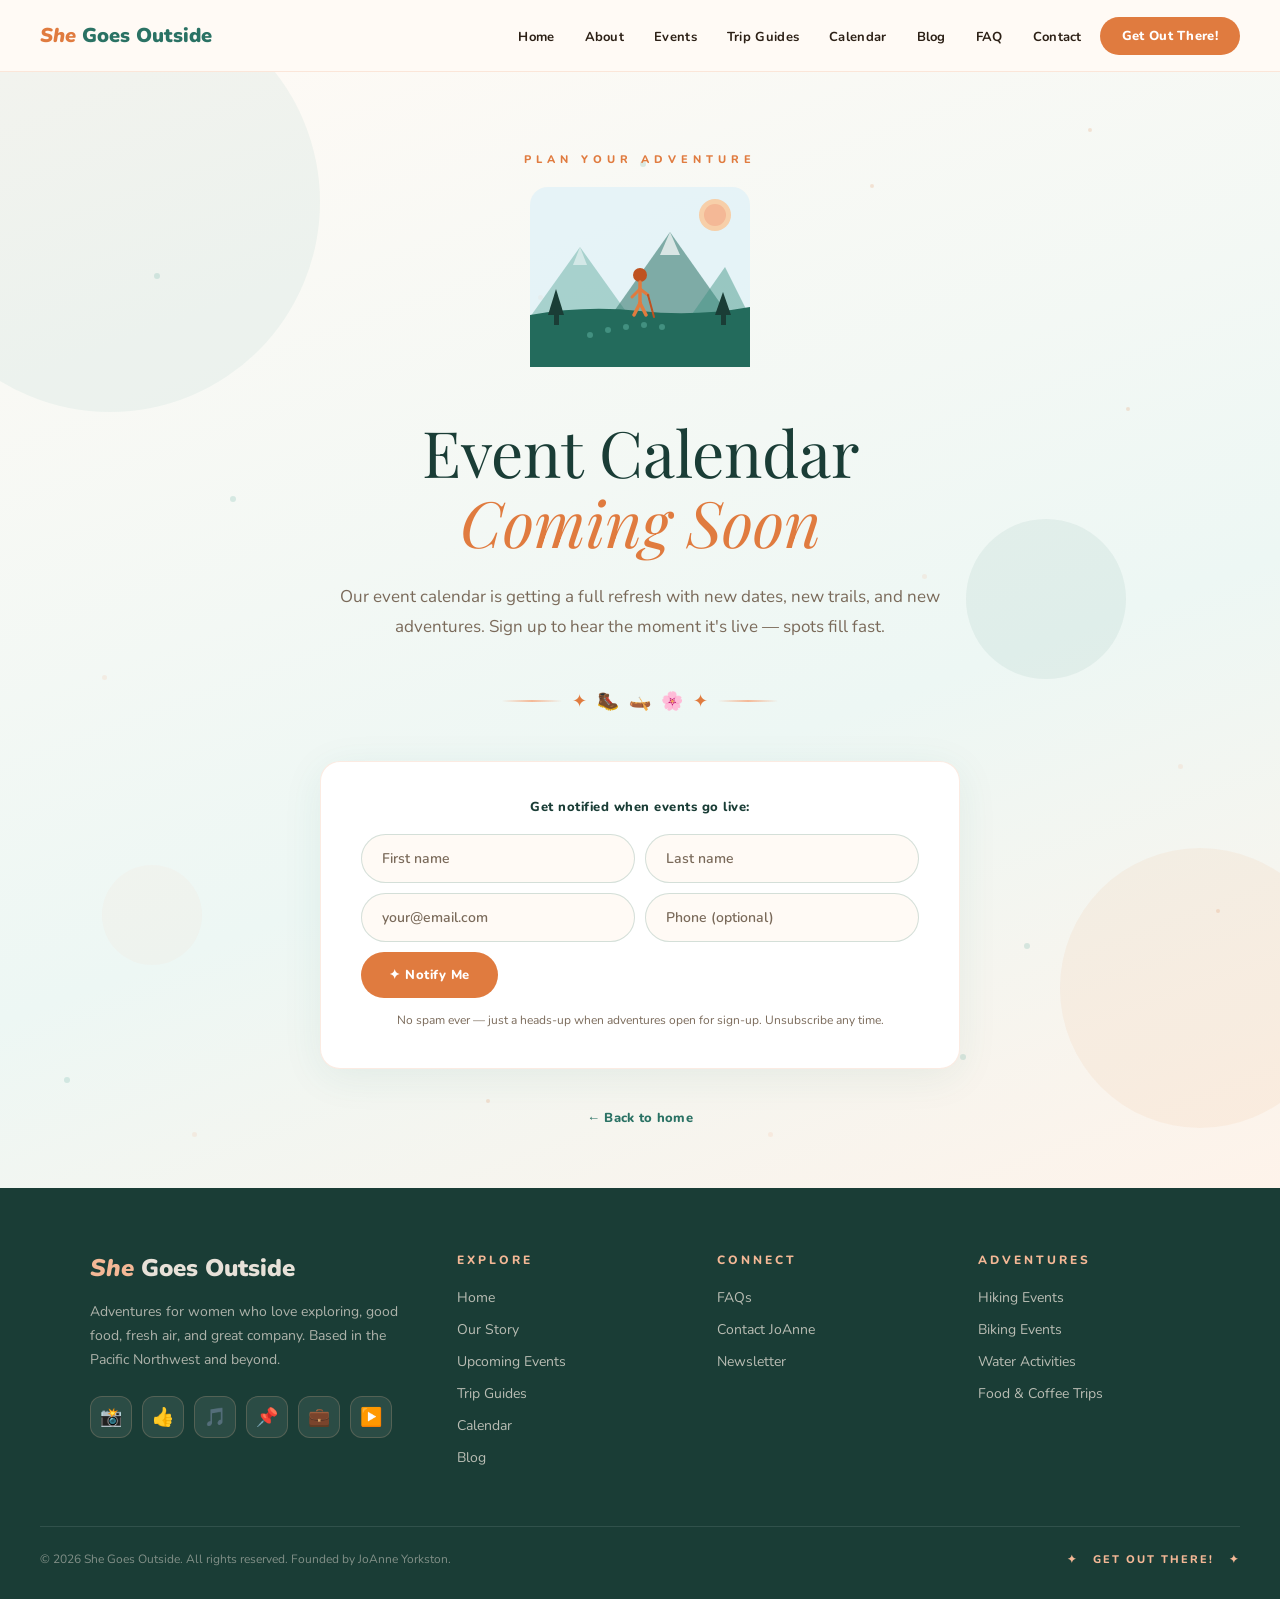
<file: calendar.html>
<!DOCTYPE html>
<html lang="en">
<head>
  <meta charset="UTF-8"/>
  <meta name="viewport" content="width=device-width, initial-scale=1.0"/>
  <title>Calendar — She Goes Outside</title>
  <meta name="description" content="The She Goes Outside event calendar is coming soon. Sign up to get notified when adventures go live."/>
  <link href="https://fonts.googleapis.com/css2?family=Nunito:ital,wght@0,400;0,600;0,700;0,800;0,900;1,400;1,700;1,900&family=Playfair+Display:ital,wght@0,400;0,600;1,400;1,600&display=swap" rel="stylesheet"/>
  <link rel="stylesheet" href="css/styles.css"/>
  <style>
    /* ── Coming Soon page styles ── */
    .cs-wrap {
      min-height: calc(100vh - 72px);
      display: flex;
      flex-direction: column;
      align-items: center;
      justify-content: center;
      padding: 80px 40px 60px;
      position: relative;
      overflow: hidden;
      background: linear-gradient(160deg, var(--cream) 0%, #EDF7F4 60%, var(--warm-white) 100%);
    }

    /* Animated background shapes */
    .cs-bg {
      position: absolute; inset: 0; pointer-events: none; overflow: hidden;
    }
    .cs-bg-circle {
      position: absolute;
      border-radius: 50%;
      opacity: 0.07;
      animation: floatUp 12s ease-in-out infinite;
    }
    .cs-bg-circle:nth-child(1) { width: 420px; height: 420px; background: var(--teal);    top: -80px;  left: -100px; animation-delay: 0s; }
    .cs-bg-circle:nth-child(2) { width: 280px; height: 280px; background: var(--trek);    bottom: 60px; right: -60px; animation-delay: 3s; }
    .cs-bg-circle:nth-child(3) { width: 160px; height: 160px; background: var(--forest);  top: 40%;   right: 12%;  animation-delay: 6s; }
    .cs-bg-circle:nth-child(4) { width: 100px; height: 100px; background: var(--peach);   bottom: 20%; left: 8%;    animation-delay: 2s; }

    @keyframes floatUp {
      0%, 100% { transform: translateY(0) scale(1); }
      50%       { transform: translateY(-28px) scale(1.04); }
    }

    /* Scattered trail dots */
    .cs-dots {
      position: absolute; inset: 0; pointer-events: none;
    }
    .cs-dot {
      position: absolute;
      width: 6px; height: 6px;
      border-radius: 50%;
      background: var(--teal);
      opacity: 0.18;
      animation: pulse 4s ease-in-out infinite;
    }
    @keyframes pulse {
      0%, 100% { transform: scale(1); opacity: 0.18; }
      50%       { transform: scale(1.6); opacity: 0.32; }
    }

    /* Content */
    .cs-content {
      position: relative;
      text-align: center;
      max-width: 640px;
    }

    .cs-eyebrow {
      font-size: 11px; letter-spacing: 5px; text-transform: uppercase;
      color: var(--trek); font-weight: 800; margin-bottom: 20px;
      animation: fadeSlideDown 0.7s ease both;
    }

    .cs-headline {
      font-family: 'Playfair Display', serif;
      font-size: clamp(38px, 5.5vw, 64px);
      font-weight: 400;
      color: var(--pine);
      line-height: 1.1;
      margin-bottom: 24px;
      animation: fadeSlideDown 0.7s ease 0.1s both;
    }
    .cs-headline em { font-style: italic; color: var(--trek); }

    .cs-sub {
      font-size: 17px; line-height: 1.75; color: var(--muted);
      margin-bottom: 48px;
      animation: fadeSlideDown 0.7s ease 0.2s both;
    }

    /* SVG illustration */
    .cs-illustration {
      margin: 0 auto 44px;
      width: 220px;
      animation: fadeSlideDown 0.7s ease 0.15s both;
    }
    .cs-illustration svg { width: 100%; height: auto; }

    /* Trail line decoration */
    .cs-trail {
      display: flex; align-items: center; justify-content: center;
      gap: 10px; margin-bottom: 48px;
      animation: fadeSlideDown 0.7s ease 0.25s both;
    }
    .cs-trail-line {
      width: 60px; height: 2px;
      background: linear-gradient(90deg, transparent, var(--peach), transparent);
    }
    .cs-trail-mark { font-size: 18px; color: var(--trek); }

    /* Email form */
    .cs-form-wrap {
      background: white;
      border: 1.5px solid rgba(224,123,63,0.15);
      border-radius: 20px;
      padding: 36px 40px 40px;
      box-shadow: 0 8px 40px rgba(42,114,100,0.08);
      animation: fadeSlideDown 0.7s ease 0.3s both;
    }
    .cs-form-label {
      font-size: 13px; font-weight: 800; letter-spacing: 0.5px;
      color: var(--pine); margin-bottom: 18px; display: block;
    }
    .cs-form-row {
      display: flex; gap: 10px; flex-wrap: wrap;
    }
    .cs-form-row input[type="email"],
    .cs-form-row input[type="text"],
    .cs-form-row input[type="tel"] {
      flex: 1; min-width: 200px;
      padding: 14px 20px;
      border: 1.5px solid rgba(42,114,100,0.2);
      border-radius: 50px;
      font-family: 'Nunito', sans-serif;
      font-size: 14px; font-weight: 600;
      color: var(--text);
      background: var(--cream);
      outline: none;
      transition: border-color 0.2s;
    }
    .cs-form-row input[type="email"]:focus,
    .cs-form-row input[type="text"]:focus,
    .cs-form-row input[type="tel"]:focus {
      border-color: var(--teal);
    }
    .cs-form-row input::placeholder { color: var(--muted); font-weight: 600; }
    .cs-form-row .btn-primary {
      padding: 14px 28px; font-size: 13px; white-space: nowrap;
    }
    .cs-form-note {
      font-size: 12px; color: var(--muted); margin-top: 14px;
    }

    /* Countdown */
    .cs-countdown {
      display: flex; gap: 20px; justify-content: center;
      margin-top: 52px;
      animation: fadeSlideDown 0.7s ease 0.35s both;
    }
    .cs-count-block {
      display: flex; flex-direction: column; align-items: center;
      background: white;
      border: 1.5px solid rgba(74,158,142,0.2);
      border-radius: 16px;
      padding: 18px 22px 14px;
      min-width: 72px;
      box-shadow: 0 4px 16px rgba(42,114,100,0.06);
    }
    .cs-count-num {
      font-family: 'Playfair Display', serif;
      font-size: 34px; font-weight: 600;
      color: var(--pine); line-height: 1;
      margin-bottom: 6px;
    }
    .cs-count-label {
      font-size: 9px; font-weight: 800;
      letter-spacing: 2px; text-transform: uppercase;
      color: var(--muted);
    }

    /* Back home link */
    .cs-back {
      display: inline-block;
      margin-top: 40px;
      font-size: 13px; font-weight: 800;
      color: var(--forest); text-decoration: none;
      letter-spacing: 0.3px;
      transition: color 0.2s;
      animation: fadeSlideDown 0.7s ease 0.4s both;
    }
    .cs-back:hover { color: var(--trek); }

    /* Success message */
    .cs-success {
      display: none;
      background: linear-gradient(135deg, var(--forest), var(--teal));
      color: white;
      border-radius: 14px;
      padding: 20px 28px;
      font-size: 15px; font-weight: 700;
      margin-top: 16px;
      text-align: center;
    }

    @keyframes fadeSlideDown {
      from { opacity: 0; transform: translateY(22px); }
      to   { opacity: 1; transform: translateY(0); }
    }

    /* Responsive */
    @media (max-width: 560px) {
      .cs-wrap { padding: 60px 24px 40px; }
      .cs-form-wrap { padding: 28px 24px 32px; }
      .cs-form-row { flex-direction: column; }
      .cs-countdown { gap: 10px; }
      .cs-count-block { min-width: 58px; padding: 14px 14px 10px; }
      .cs-count-num { font-size: 26px; }
    }
  </style>
</head>
<body>

<!-- ─── NAV ─── -->
<nav>
  <a class="nav-logo" href="index.html">
    <div class="nav-logo-text"><span class="she">She</span><span class="rest"> Goes Outside</span></div>
  </a>
  <button class="nav-hamburger" aria-label="Toggle menu"><span></span><span></span><span></span></button>
  <ul class="nav-links">
    <li><a href="index.html">Home</a></li>
    <li><a href="about.html">About</a></li>
    <li><a href="events.html">Events</a></li>
    <li><a href="guides.html">Trip Guides</a></li>
    <li><a href="mocktails-calendar.html">Calendar</a></li>
    <li><a href="blog.html">Blog</a></li>
    <li><a href="faq.html">FAQ</a></li>
    <li><a href="contact.html">Contact</a></li>
    <li><a href="events.html" class="btn nav-cta">Get Out There!</a></li>
  </ul>
</nav>

<div class="page-body">
  <div class="cs-wrap">

    <!-- Animated background -->
    <div class="cs-bg">
      <div class="cs-bg-circle"></div>
      <div class="cs-bg-circle"></div>
      <div class="cs-bg-circle"></div>
      <div class="cs-bg-circle"></div>
    </div>
    <div class="cs-dots" id="cs-dots"></div>

    <div class="cs-content">

      <div class="cs-eyebrow">Plan Your Adventure</div>

      <!-- Inline nature illustration -->
      <div class="cs-illustration">
        <svg viewBox="0 0 220 180" xmlns="http://www.w3.org/2000/svg">
          <!-- Sky -->
          <rect width="220" height="180" rx="18" fill="#D4EEF9" opacity="0.5"/>
          <!-- Mountains back -->
          <path d="M0 130 L50 60 L100 130Z" fill="#4A9E8E" opacity="0.4"/>
          <path d="M80 130 L140 45 L200 130Z" fill="#2A7264" opacity="0.55"/>
          <path d="M160 130 L195 80 L220 130Z" fill="#3D9181" opacity="0.45"/>
          <!-- Snow caps -->
          <path d="M140 45 L130 68 L150 68Z" fill="white" opacity="0.7"/>
          <path d="M50 60 L43 78 L57 78Z" fill="white" opacity="0.5"/>
          <!-- Ground -->
          <rect x="0" y="128" width="220" height="52" rx="0" fill="#2A7264"/>
          <path d="M0 128 Q55 118 110 124 Q165 130 220 120 L220 180 L0 180Z" fill="#236B5C"/>
          <!-- Trees -->
          <g fill="#1A3D36">
            <polygon points="18,128 26,102 34,128"/><rect x="24" y="126" width="5" height="12"/>
            <polygon points="185,128 193,105 201,128"/><rect x="191" y="126" width="5" height="12"/>
          </g>
          <!-- Hiker figure -->
          <g transform="translate(98, 88)">
            <circle cx="12" cy="0" r="7" fill="#BF5220"/>
            <line x1="12" y1="7" x2="12" y2="28" stroke="#E07B3F" stroke-width="3.5" stroke-linecap="round"/>
            <line x1="12" y1="14" x2="4" y2="22" stroke="#E07B3F" stroke-width="3" stroke-linecap="round"/>
            <line x1="12" y1="14" x2="20" y2="20" stroke="#E07B3F" stroke-width="3" stroke-linecap="round"/>
            <line x1="12" y1="28" x2="6" y2="40" stroke="#E07B3F" stroke-width="3.5" stroke-linecap="round"/>
            <line x1="12" y1="28" x2="18" y2="40" stroke="#E07B3F" stroke-width="3.5" stroke-linecap="round"/>
            <!-- Trekking pole -->
            <line x1="20" y1="20" x2="26" y2="42" stroke="#BF5220" stroke-width="2" stroke-linecap="round"/>
          </g>
          <!-- Sun -->
          <circle cx="185" cy="28" r="16" fill="#F9C89A" opacity="0.85"/>
          <circle cx="185" cy="28" r="11" fill="#F4B896"/>
          <!-- Path dots -->
          <circle cx="60" cy="148" r="3" fill="#56A898" opacity="0.6"/>
          <circle cx="78" cy="143" r="3" fill="#56A898" opacity="0.6"/>
          <circle cx="96" cy="140" r="3" fill="#56A898" opacity="0.6"/>
          <circle cx="114" cy="138" r="3" fill="#56A898" opacity="0.6"/>
          <circle cx="132" cy="140" r="3" fill="#56A898" opacity="0.6"/>
        </svg>
      </div>

      <h1 class="cs-headline">Event Calendar<br><em>Coming Soon</em></h1>
      <p class="cs-sub">Our event calendar is getting a full refresh with new dates, new trails, and new adventures. Sign up to hear the moment it's live — spots fill fast.</p>

      <div class="cs-trail">
        <div class="cs-trail-line"></div>
        <div class="cs-trail-mark">✦</div>
        <div class="cs-trail-mark">🥾</div>
        <div class="cs-trail-mark">🛶</div>
        <div class="cs-trail-mark">🌸</div>
        <div class="cs-trail-mark">✦</div>
        <div class="cs-trail-line"></div>
      </div>

      <div class="cs-form-wrap">
        <label class="cs-form-label">Get notified when events go live:</label>
        <form id="cs-form" action="https://shegoesoutside.us7.list-manage.com/subscribe/post?u=53dd364eebef9bcb077e119a5&amp;id=f7981cda91&amp;f_id=007b98e0f0" method="post" target="_blank" novalidate>
          <div class="cs-form-row">
            <input type="text" name="FNAME" placeholder="First name" required/>
            <input type="text" name="LNAME" placeholder="Last name" required/>
          </div>
          <div class="cs-form-row" style="margin-top:10px;">
            <input type="email" name="EMAIL" id="cs-email" placeholder="your@email.com" autocomplete="email" required/>
            <input type="tel" name="PHONE" placeholder="Phone (optional)"/>
          </div>
          <div aria-hidden="true" style="position:absolute;left:-5000px;">
            <input type="text" name="b_53dd364eebef9bcb077e119a5_f7981cda91" tabindex="-1" value=""/>
          </div>
          <div class="cs-form-row" style="margin-top:10px;">
            <button type="submit" class="btn btn-primary">✦ Notify Me</button>
          </div>
        </form>
        <p class="cs-form-note">No spam ever — just a heads-up when adventures open for sign-up. Unsubscribe any time.</p>
        <div class="cs-success" id="cs-success">🎉 You're on the list! We'll be in touch soon. Get outside in the meantime 🌲</div>
      </div>

      <!-- Live countdown to May 1 2026 launch -->
      <div class="cs-countdown">
        <div class="cs-count-block">
          <div class="cs-count-num" id="cd-days">--</div>
          <div class="cs-count-label">Days</div>
        </div>
        <div class="cs-count-block">
          <div class="cs-count-num" id="cd-hours">--</div>
          <div class="cs-count-label">Hours</div>
        </div>
        <div class="cs-count-block">
          <div class="cs-count-num" id="cd-mins">--</div>
          <div class="cs-count-label">Mins</div>
        </div>
        <div class="cs-count-block">
          <div class="cs-count-num" id="cd-secs">--</div>
          <div class="cs-count-label">Secs</div>
        </div>
      </div>

      <a class="cs-back" href="index.html">← Back to home</a>
    </div>
  </div>
</div>

<!-- ─── FOOTER ─── -->
<footer>
  <div class="footer-inner">
    <div class="footer-brand">
      <span class="logo"><span class="she">She</span><span class="rest"> Goes Outside</span></span>
      <p>Adventures for women who love exploring, good food, fresh air, and great company. Based in the Pacific Northwest and beyond.</p>
      <div class="social-links">
        <a class="social-link" href="#" title="Instagram">📸</a>
        <a class="social-link" href="https://www.facebook.com/profile.php?id=61592298425720" title="Facebook" target="_blank" rel="noopener">👍</a>
        <a class="social-link" href="#" title="TikTok">🎵</a>
        <a class="social-link" href="#" title="Pinterest">📌</a>
        <a class="social-link" href="#" title="LinkedIn">💼</a>
        <a class="social-link" href="#" title="YouTube">▶️</a>
      </div>
    </div>
    <div class="footer-col"><h5>Explore</h5><ul><li><a href="index.html">Home</a></li><li><a href="about.html">Our Story</a></li><li><a href="events.html">Upcoming Events</a></li><li><a href="guides.html">Trip Guides</a></li><li><a href="calendar.html" class="active">Calendar</a></li><li><a href="blog.html">Blog</a></li></ul></div>
    <div class="footer-col"><h5>Connect</h5><ul><li><a href="faq.html">FAQs</a></li><li><a href="contact.html">Contact JoAnne</a></li><li><a href="#">Newsletter</a></li></ul></div>
    <div class="footer-col"><h5>Adventures</h5><ul><li><a href="events.html">Hiking Events</a></li><li><a href="events.html">Biking Events</a></li><li><a href="events.html">Water Activities</a></li><li><a href="events.html">Food &amp; Coffee Trips</a></li></ul></div>
  </div>
  <div class="footer-bottom">
    <span>© 2026 She Goes Outside. All rights reserved. Founded by JoAnne Yorkston.</span>
    <span class="tagline">✦ &nbsp; Get Out There! &nbsp; ✦</span>
  </div>
</footer>

<script src="js/main.js"></script>
<script>
  // ── Scatter trail dots ──
  const dotsEl = document.getElementById('cs-dots');
  const dotPositions = [
    [12,18],[25,72],[8,54],[18,38],[30,85],[42,20],[55,65],[68,10],[72,45],[80,78],
    [88,30],[92,62],[5,90],[38,92],[60,95],[75,88],[95,75],[15,95],[50,8],[85,5]
  ];
  dotPositions.forEach(([x, y], i) => {
    const d = document.createElement('div');
    d.className = 'cs-dot';
    d.style.left = x + '%';
    d.style.top  = y + '%';
    d.style.animationDelay = (i * 0.31) + 's';
    d.style.animationDuration = (3 + (i % 4)) + 's';
    if (i % 3 === 1) { d.style.background = 'var(--trek)'; d.style.width = '4px'; d.style.height = '4px'; }
    if (i % 3 === 2) { d.style.background = 'var(--peach)'; d.style.width = '5px'; d.style.height = '5px'; }
    dotsEl.appendChild(d);
  });

  // ── Countdown to May 1 2026 ──
  function updateCountdown() {
    const target = new Date('2026-05-01T08:00:00-07:00');
    const now    = new Date();
    const diff   = target - now;
    if (diff <= 0) {
      document.querySelector('.cs-countdown').style.display = 'none';
      return;
    }
    const d = Math.floor(diff / 86400000);
    const h = Math.floor((diff % 86400000) / 3600000);
    const m = Math.floor((diff % 3600000)  / 60000);
    const s = Math.floor((diff % 60000)    / 1000);
    document.getElementById('cd-days').textContent  = String(d).padStart(2,'0');
    document.getElementById('cd-hours').textContent = String(h).padStart(2,'0');
    document.getElementById('cd-mins').textContent  = String(m).padStart(2,'0');
    document.getElementById('cd-secs').textContent  = String(s).padStart(2,'0');
  }
  updateCountdown();
  setInterval(updateCountdown, 1000);

  // ── Email form ──
  // Form submits for real (to Mailchimp, in a background tab via target="_blank");
  // this just gives inline visual confirmation on the page itself.
  document.getElementById('cs-form').addEventListener('submit', function () {
    const form = this;
    setTimeout(function () {
      document.getElementById('cs-success').style.display = 'block';
      form.reset();
    }, 100);
  });
</script>
</body>
</html>
</file>
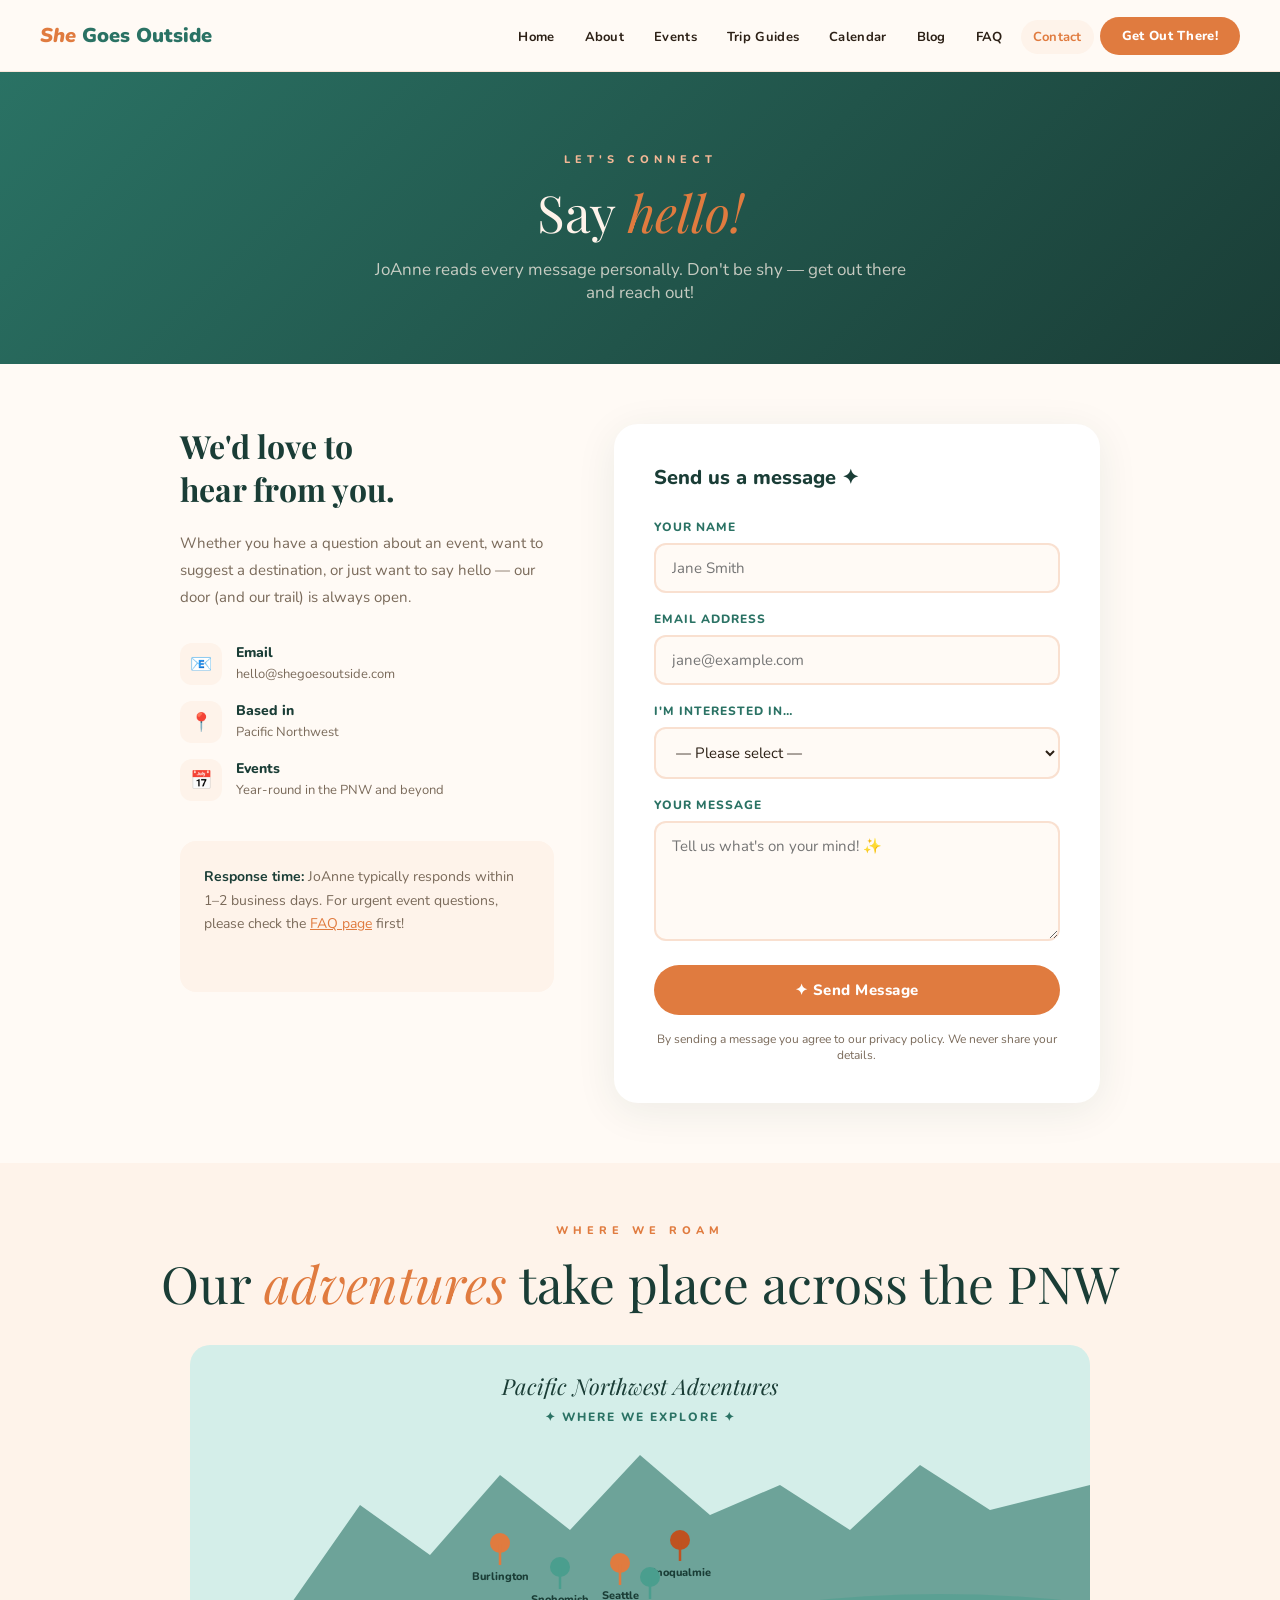
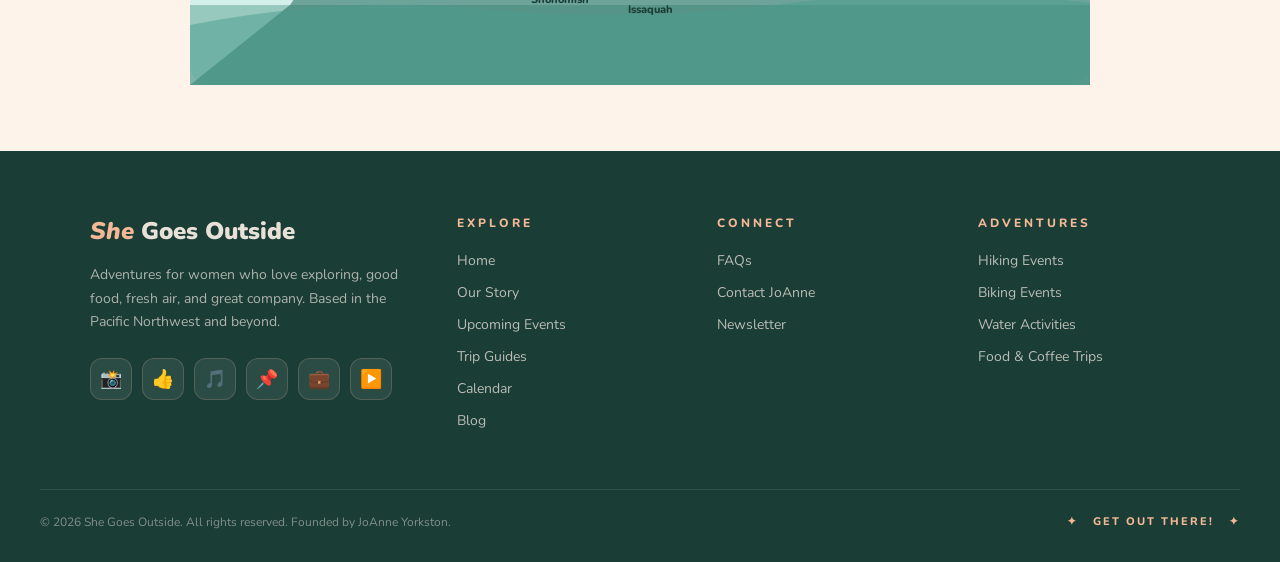
<file: contact.html>
<!DOCTYPE html>
<html lang="en">
<head>
  <meta charset="UTF-8"/>
  <meta name="viewport" content="width=device-width, initial-scale=1.0"/>
  <title>Contact — She Goes Outside</title>
  <meta name="description" content="Get in touch with JoAnne Yorkston and the She Goes Outside team. We'd love to hear from you!"/>
  <link href="https://fonts.googleapis.com/css2?family=Nunito:ital,wght@0,400;0,600;0,700;0,800;0,900;1,400;1,700;1,900&family=Playfair+Display:ital,wght@0,400;0,600;1,400;1,600&display=swap" rel="stylesheet"/>
  <link rel="stylesheet" href="css/styles.css"/>
</head>
<body>

<!-- ─── NAV ─── -->
<nav>
  <a class="nav-logo" href="index.html">
    <div class="nav-logo-text"><span class="she">She</span><span class="rest"> Goes Outside</span></div>
  </a>
  <button class="nav-hamburger" aria-label="Toggle menu"><span></span><span></span><span></span></button>
  <ul class="nav-links">
    <li><a href="index.html">Home</a></li>
    <li><a href="about.html">About</a></li>
    <li><a href="events.html">Events</a></li>
    <li><a href="guides.html">Trip Guides</a></li>
    <li><a href="mocktails-calendar.html">Calendar</a></li>
    <li><a href="blog.html">Blog</a></li>
    <li><a href="faq.html">FAQ</a></li>
    <li><a href="contact.html" class="active">Contact</a></li>
    <li><a href="events.html" class="btn nav-cta">Get Out There!</a></li>
  </ul>
</nav>

<div class="page-body">

  <div class="page-hero">
    <div class="section-eyebrow">Let's Connect</div>
    <h1 class="section-title" style="margin-bottom:16px;">Say <em>hello!</em></h1>
    <p>JoAnne reads every message personally. Don't be shy — get out there and reach out!</p>
  </div>

  <div class="contact-wrap">

    <!-- Left: Info -->
    <div class="contact-info">
      <h3>We'd love to<br/>hear from you.</h3>
      <p>Whether you have a question about an event, want to suggest a destination, or just want to say hello — our door (and our trail) is always open.</p>

      <div class="contact-detail">
        <div class="contact-icon">📧</div>
        <div class="contact-detail-text">
          <strong>Email</strong>
          <!-- Replace with your real email address -->
          <span>hello@shegoesoutside.com</span>
        </div>
      </div>

      <div class="contact-detail">
        <div class="contact-icon">📍</div>
        <div class="contact-detail-text">
          <strong>Based in</strong>
          <span>Pacific Northwest</span>
        </div>
      </div>

      <div class="contact-detail">
        <div class="contact-icon">📅</div>
        <div class="contact-detail-text">
          <strong>Events</strong>
          <span>Year-round in the PNW and beyond</span>
        </div>
      </div>

      <!-- set up social media later...
      <div style="margin-top:32px;">
        <div style="font-size:12px;font-weight:800;letter-spacing:2px;text-transform:uppercase;color:var(--muted);margin-bottom:14px;">Follow Our Adventures</div>
        <div class="social-links">
          <!-- Replace href="#" with real social media URLs --> <!--remove this tag when ready to set up
          <a class="social-link" href="#" title="Instagram" aria-label="Instagram">📸</a>
          <a class="social-link" href="https://www.facebook.com/profile.php?id=61592298425720" title="Facebook" target="_blank" rel="noopener" aria-label="Facebook">👍</a>
          <a class="social-link" href="#" title="TikTok" aria-label="TikTok">🎵</a>
          <a class="social-link" href="#" title="Pinterest" aria-label="Pinterest">📌</a>
          <a class="social-link" href="#" title="LinkedIn" aria-label="LinkedIn">💼</a>
          <a class="social-link" href="#" title="YouTube" aria-label="YouTube">▶️</a>
        </div>
      </div>
       remove the tag when ready to set up social media -->

      <div style="margin-top:40px; background:var(--warm-white); border-radius:16px; padding:24px;">
        <p style="font-size:14px; color:var(--muted); line-height:1.7;">
          <strong style="color:var(--pine);">Response time:</strong> JoAnne typically responds within 1–2 business days. For urgent event questions, please check the <a href="faq.html" style="color:var(--trek);">FAQ page</a> first!
        </p>
      </div>
    </div>

    <!-- Right: Form -->
    <div class="contact-form">
      <h4>Send us a message ✦</h4>
      <div class="form-row">
        <label>Your Name</label>
        <input type="text" placeholder="Jane Smith" autocomplete="name"/>
      </div>
      <div class="form-row">
        <label>Email Address</label>
        <input type="email" placeholder="jane@example.com" autocomplete="email"/>
      </div>
      <div class="form-row">
        <label>I'm interested in…</label>
        <select>
          <option value="">— Please select —</option>
          <option>A specific upcoming event</option>
          <option>General information about She Goes Outside</option>
          <option>Suggesting a destination or activity</option>
          <option>Partnership or collaboration</option>
          <option>Press or media inquiry</option>
          <option>Something else</option>
        </select>
      </div>
      <div class="form-row">
        <label>Your Message</label>
        <textarea placeholder="Tell us what's on your mind! ✨"></textarea>
      </div>
      <button class="btn btn-primary form-submit">✦ Send Message</button>
      <p style="font-size:12px;color:var(--muted);margin-top:16px;text-align:center;">
        By sending a message you agree to our privacy policy. We never share your details.
      </p>
    </div>

  </div><!-- /contact-wrap -->

  <!-- Map placeholder -->
  <div style="background:var(--warm-white); padding:60px 40px; text-align:center;">
    <div class="section-eyebrow">Where We Roam</div>
    <h2 class="section-title" style="margin-bottom:32px;">Our <em>adventures</em> take place across the PNW</h2>
    <svg viewBox="0 0 900 340" width="100%" max-width="900" style="max-width:900px;" xmlns="http://www.w3.org/2000/svg">
      <rect width="900" height="340" rx="20" fill="#D4EEE9"/>
      <!-- Simple stylized PNW map -->
      <rect x="0" y="260" width="900" height="80" rx="0" fill="#3D9181" opacity="0.4"/>
      <!-- Mountain range -->
      <path d="M100 260 L170 160 L240 210 L310 130 L380 185 L450 110 L520 170 L590 140 L660 185 L730 120 L800 165 L900 140 L900 340 L0 340Z" fill="#2A7264" opacity="0.6"/>
      <path d="M0 280 Q150 250 300 265 Q450 278 600 258 Q750 240 900 258 L900 340 L0 340Z" fill="#4A9E8E" opacity="0.5"/>
      <!-- Location pins -->
      <g>
        <circle cx="310" cy="198" r="10" fill="#E07B3F"/>
        <path d="M310 198 L310 220" stroke="#E07B3F" stroke-width="2.5"/>
        <text x="310" y="235" text-anchor="middle" font-family="Nunito,sans-serif" font-size="11" font-weight="800" fill="#1A3D36">Burlington</text>
      </g>
      <g>
        <circle cx="430" cy="218" r="10" fill="#E07B3F"/>
        <path d="M430 218 L430 240" stroke="#E07B3F" stroke-width="2.5"/>
        <text x="430" y="254" text-anchor="middle" font-family="Nunito,sans-serif" font-size="11" font-weight="800" fill="#1A3D36">Seattle</text>
      </g>
      <g>
        <circle cx="490" cy="195" r="10" fill="#BF5220"/>
        <path d="M490 195 L490 216" stroke="#BF5220" stroke-width="2.5"/>
        <text x="490" y="231" text-anchor="middle" font-family="Nunito,sans-serif" font-size="11" font-weight="800" fill="#1A3D36">Snoqualmie</text>
      </g>
      <g>
        <circle cx="370" cy="222" r="10" fill="#4A9E8E"/>
        <path d="M370 222 L370 244" stroke="#4A9E8E" stroke-width="2.5"/>
        <text x="370" y="258" text-anchor="middle" font-family="Nunito,sans-serif" font-size="11" font-weight="800" fill="#1A3D36">Snohomish</text>
      </g>
      <g>
        <circle cx="460" cy="232" r="10" fill="#4A9E8E"/>
        <path d="M460 232 L460 254" stroke="#4A9E8E" stroke-width="2.5"/>
        <text x="460" y="268" text-anchor="middle" font-family="Nunito,sans-serif" font-size="11" font-weight="800" fill="#1A3D36">Issaquah</text>
      </g>
      <!-- Label -->
      <text x="450" y="50" text-anchor="middle" font-family="Playfair Display,serif" font-size="22" fill="#1A3D36" font-style="italic">Pacific Northwest Adventures</text>
      <text x="450" y="76" text-anchor="middle" font-family="Nunito,sans-serif" font-size="12" fill="#2A7264" font-weight="800" letter-spacing="2">✦  WHERE WE EXPLORE  ✦</text>
    </svg>
  </div>

</div><!-- /page-body -->

<!-- ─── FOOTER ─── -->
<footer>
  <div class="footer-inner">
    <div class="footer-brand">
      <span class="logo"><span class="she">She</span><span class="rest"> Goes Outside</span></span>
      <p>Adventures for women who love exploring, good food, fresh air, and great company. Based in the Pacific Northwest and beyond.</p>
      <div class="social-links">
        <a class="social-link" href="#" title="Instagram">📸</a>
        <a class="social-link" href="https://www.facebook.com/profile.php?id=61592298425720" title="Facebook" target="_blank" rel="noopener">👍</a>
        <a class="social-link" href="#" title="TikTok">🎵</a>
        <a class="social-link" href="#" title="Pinterest">📌</a>
        <a class="social-link" href="#" title="LinkedIn">💼</a>
        <a class="social-link" href="#" title="YouTube">▶️</a>
      </div>
    </div>
    <div class="footer-col"><h5>Explore</h5><ul><li><a href="index.html">Home</a></li><li><a href="about.html">Our Story</a></li><li><a href="events.html">Upcoming Events</a></li><li><a href="guides.html">Trip Guides</a></li><li><a href="calendar.html">Calendar</a></li><li><a href="blog.html">Blog</a></li></ul></div>
    <div class="footer-col"><h5>Connect</h5><ul><li><a href="faq.html">FAQs</a></li><li><a href="contact.html">Contact JoAnne</a></li><li><a href="#">Newsletter</a></li></ul></div>
    <div class="footer-col"><h5>Adventures</h5><ul><li><a href="events.html">Hiking Events</a></li><li><a href="events.html">Biking Events</a></li><li><a href="events.html">Water Activities</a></li><li><a href="events.html">Food &amp; Coffee Trips</a></li></ul></div>
  </div>
  <div class="footer-bottom">
    <span>© 2026 She Goes Outside. All rights reserved. Founded by JoAnne Yorkston.</span>
    <span class="tagline">✦ &nbsp; Get Out There! &nbsp; ✦</span>
  </div>
</footer>

<script src="js/main.js"></script>
</body>
</html>
</file>
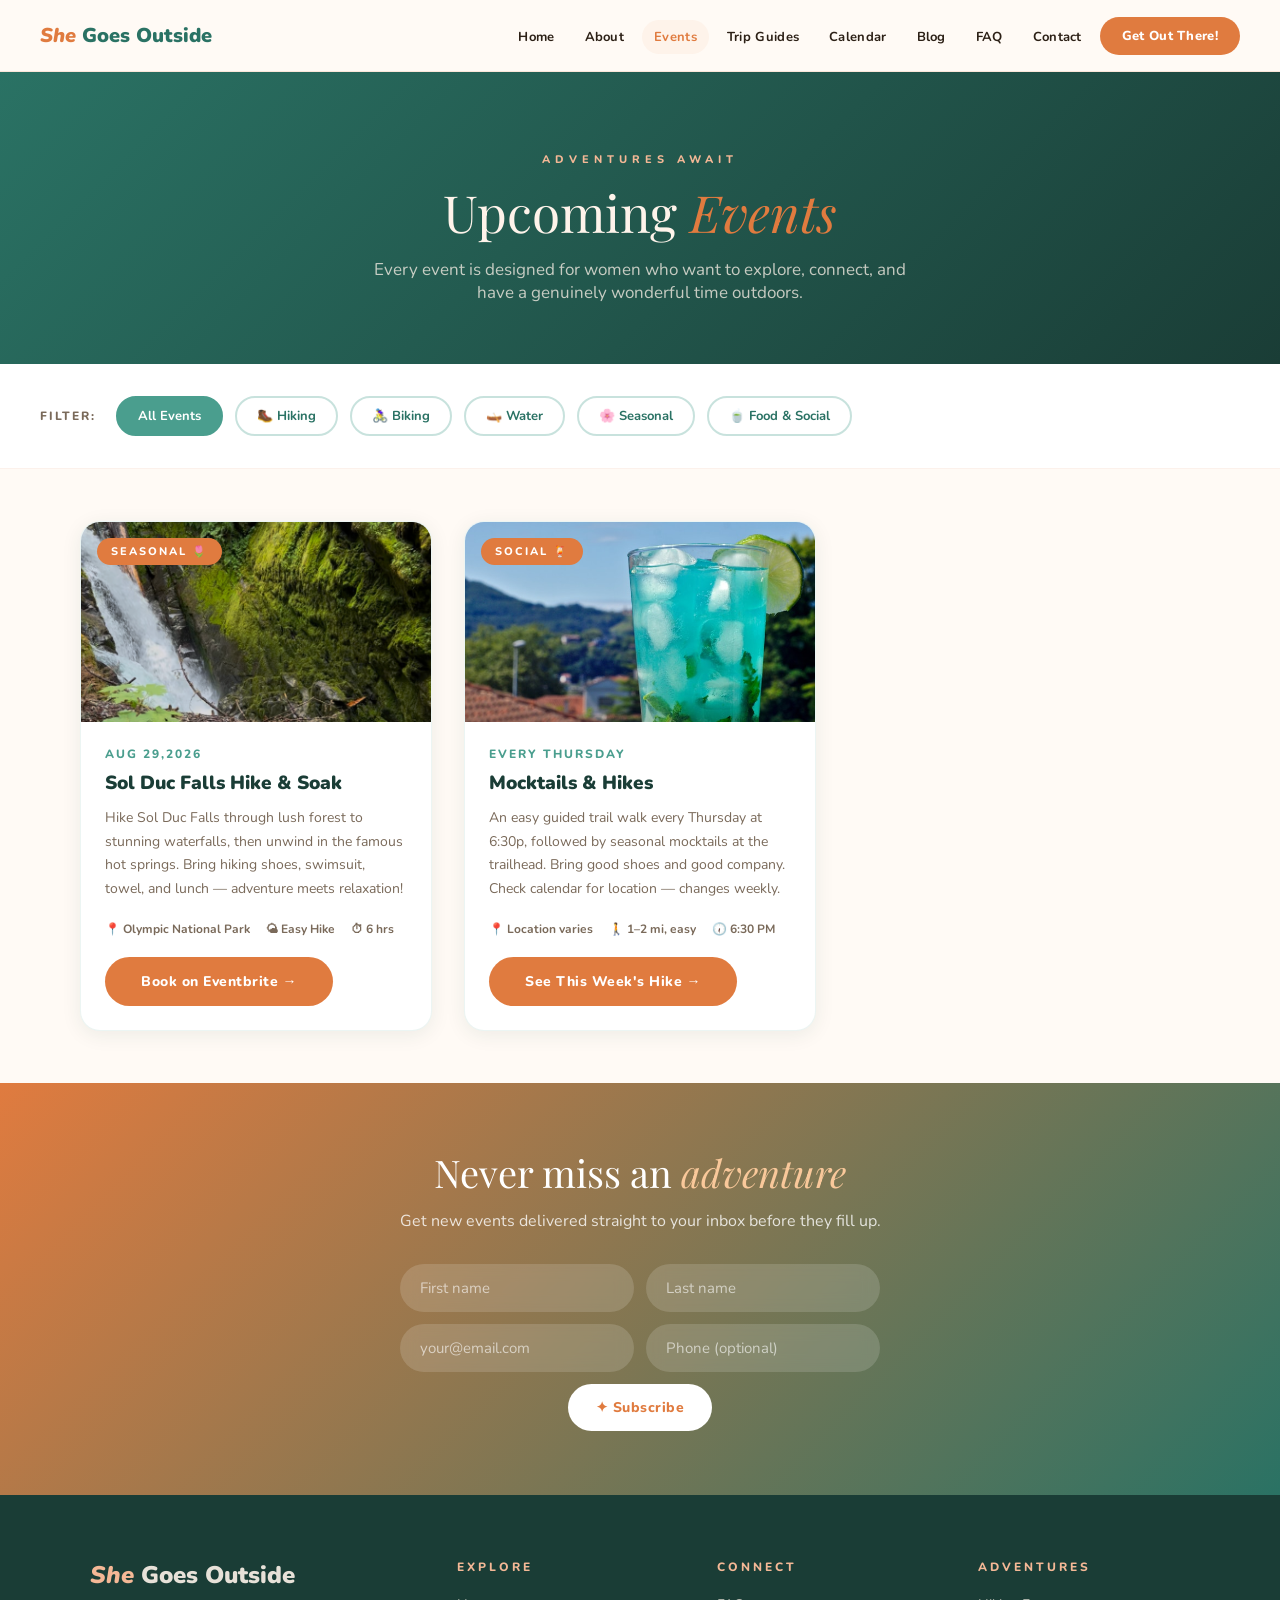
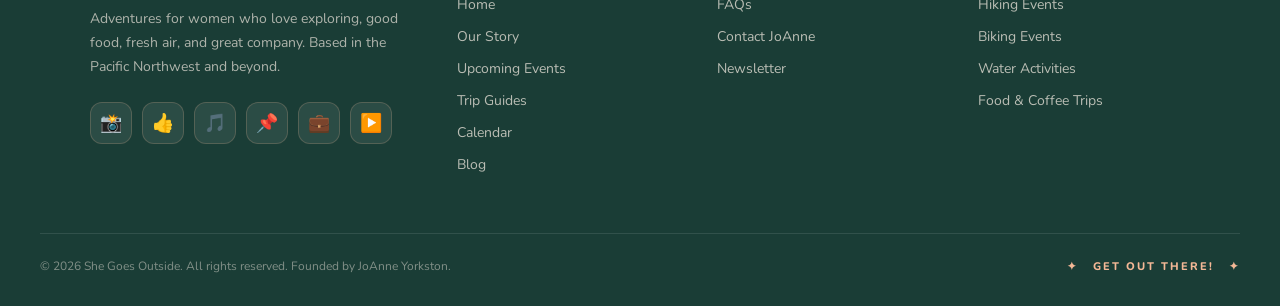
<file: events.html>
<!DOCTYPE html>
<html lang="en">
<head>
  <meta charset="UTF-8"/>
  <meta name="viewport" content="width=device-width, initial-scale=1.0"/>
  <title>Events — She Goes Outside</title>
  <meta name="description" content="Upcoming outdoor adventures for women in the Pacific Northwest. Hiking, biking, kayaking, food tours and more."/>
  <link href="https://fonts.googleapis.com/css2?family=Nunito:ital,wght@0,400;0,600;0,700;0,800;0,900;1,400;1,700;1,900&family=Playfair+Display:ital,wght@0,400;0,600;1,400;1,600&display=swap" rel="stylesheet"/>
  <link rel="stylesheet" href="css/styles.css"/>
</head>
<body>

<!-- ─── NAV ─── -->
<nav>
  <a class="nav-logo" href="index.html">
    <div class="nav-logo-text"><span class="she">She</span><span class="rest"> Goes Outside</span></div>
  </a>
  <button class="nav-hamburger" aria-label="Toggle menu"><span></span><span></span><span></span></button>
  <ul class="nav-links">
    <li><a href="index.html">Home</a></li>
    <li><a href="about.html">About</a></li>
    <li><a href="events.html" class="active">Events</a></li>
    <li><a href="guides.html">Trip Guides</a></li>
    <li><a href="mocktails-calendar.html">Calendar</a></li>
    <li><a href="blog.html">Blog</a></li>
    <li><a href="faq.html">FAQ</a></li>
    <li><a href="contact.html">Contact</a></li>
    <li><a href="events.html" class="btn nav-cta">Get Out There!</a></li>
  </ul>
</nav>

<div class="page-body">

  <div class="page-hero">
    <div class="section-eyebrow">Adventures Await</div>
    <h1 class="section-title" style="margin-bottom:16px;">Upcoming <em>Events</em></h1>
    <p>Every event is designed for women who want to explore, connect, and have a genuinely wonderful time outdoors.</p>
  </div>

  <div class="filter-bar">
    <span style="font-size:12px;font-weight:800;letter-spacing:2px;text-transform:uppercase;color:var(--muted);margin-right:8px;">Filter:</span>
    <button class="filter-btn active" data-filter="all">All Events</button>
    <button class="filter-btn" data-filter="hike">🥾 Hiking</button>
    <button class="filter-btn" data-filter="bike">🚴‍♀️ Biking</button>
    <button class="filter-btn" data-filter="water">🛶 Water</button>
    <button class="filter-btn" data-filter="seasonal">🌸 Seasonal</button>
    <button class="filter-btn" data-filter="social">🍵 Food &amp; Social</button>
  </div>

  <div class="events-page-grid">

    <div class="event-card" data-type="seasonal">
      <div class="event-img">
        <img src="assets/images/solduc.png" alt="Sol Duc Falls"
       style="width:100%;height:100%;object-fit:cover;" />
        <div class="event-badge">Seasonal 🌷</div>
      </div>
      <div class="event-body">
        <div class="event-date">AUG 29,2026</div>
        <div class="event-title">Sol Duc Falls Hike & Soak</div>
        <div class="event-desc">Hike Sol Duc Falls through lush forest to stunning waterfalls, then unwind in the famous hot springs. Bring hiking shoes, swimsuit, towel, and lunch — adventure meets relaxation!</div>
        <div class="event-meta"><span>📍 Olympic National Park</span><span>🌤 Easy Hike</span><span>⏱ 6 hrs</span></div>
        <a class="btn btn-primary" href="https://www.eventbrite.com/e/1995026934265?aff=oddtdtcreator" target="_blank" rel="noopener">Book on Eventbrite →</a>
      </div>
    </div>

    <div class="event-card" data-type="social">
      <div class="event-img">
        <img src="assets/images/mocktails-hike.jpg" alt="A refreshing blue mocktail with mint and lime, enjoyed outdoors with mountain views"
           style="width:100%;height:100%;object-fit:cover;" />
        <div class="event-badge">Social 🍹</div>
      </div>
      <div class="event-body">
        <div class="event-date">Every Thursday</div>
        <div class="event-title">Mocktails & Hikes</div>
        <div class="event-desc">An easy guided trail walk every Thursday at 6:30p, followed by seasonal mocktails at the trailhead. Bring good shoes and good company. Check calendar for location — changes weekly.</div>
        <div class="event-meta"><span>📍 Location varies</span><span>🚶 1–2 mi, easy</span><span>🕡 6:30 PM</span></div>
        <a class="btn btn-primary" href="mocktails-calendar.html">See This Week's Hike →</a>
      </div>
    </div>

<!-- cards for future use
    <div class="event-card" data-type="social">
      <div class="event-img">
        <svg viewBox="0 0 400 200" xmlns="http://www.w3.org/2000/svg">
          <rect width="400" height="200" fill="#FEF3EA"/>
          <rect x="0" y="120" width="400" height="80" fill="#F4B896" opacity="0.5"/>
          <rect x="100" y="95" width="60" height="45" rx="8" fill="#E07B3F"/>
          <ellipse cx="130" cy="95"  rx="30" ry="8" fill="#BF5220"/>
          <ellipse cx="130" cy="140" rx="30" ry="8" fill="#BF5220"/>
          <path d="M160 108 Q175 108 175 120 Q175 132 160 132" stroke="#BF5220" stroke-width="5" fill="none" stroke-linecap="round"/>
          <rect x="240" y="90" width="60" height="45" rx="8" fill="#4A9E8E"/>
          <ellipse cx="270" cy="90"  rx="30" ry="8" fill="#2A7264"/>
          <ellipse cx="270" cy="135" rx="30" ry="8" fill="#2A7264"/>
          <path d="M300 103 Q315 103 315 115 Q315 127 300 127" stroke="#2A7264" stroke-width="5" fill="none" stroke-linecap="round"/>
          <path d="M120 88 Q115 78 120 68" stroke="#F9C89A" stroke-width="3" fill="none" stroke-linecap="round" opacity="0.7"/>
          <path d="M135 85 Q130 72 135 62" stroke="#F9C89A" stroke-width="3" fill="none" stroke-linecap="round" opacity="0.7"/>
          <rect x="40" y="155" width="320" height="12" rx="6" fill="#BF5220" opacity="0.4"/>
          <rect width="400" height="80" fill="#FEF3EA" opacity="0.6"/>
        </svg>
        <div class="event-badge">Food &amp; Social 🍵</div>
      </div>
      <div class="event-body">
        <div class="event-date">May 3, 2026</div>
        <div class="event-title">Tea &amp; Trails: Snohomish Morning</div>
        <div class="event-desc">Start with a gentle riverside walk through Snohomish, then settle in at a charming local tea room for a leisurely mid-morning tea experience.</div>
        <div class="event-meta"><span>📍 Snohomish, WA</span><span>🚶 1.5 mi stroll</span><span>⏱ 3 hrs</span></div>
        <a class="btn btn-primary" href="https://www.eventbrite.com" target="_blank" rel="noopener">Book on Eventbrite →</a>
      </div>
    </div>

    <div class="event-card" data-type="hike">
      <div class="event-img">
        <svg viewBox="0 0 400 200" xmlns="http://www.w3.org/2000/svg">
          <rect width="400" height="200" fill="#C8E6E0"/>
          <rect x="0" y="110" width="400" height="90" fill="#1A5C4E"/>
          <rect x="0" y="150" width="400" height="50" fill="#236B5C"/>
          <path d="M0 110 L90 30 L180 110Z" fill="#2A7264"/>
          <path d="M90 55 L120 110 L60 110Z" fill="white" opacity="0.4"/>
          <path d="M180 110 L260 35 L340 110Z" fill="#1A5C4E"/>
          <path d="M260 58 L285 110 L235 110Z" fill="white" opacity="0.35"/>
          <g fill="#134A3D"><polygon points="10,175 25,145 40,175"/><rect x="23" y="173" width="5" height="10"/><polygon points="350,172 365,142 380,172"/><rect x="362" y="170" width="5" height="10"/></g>
          <rect width="400" height="90" fill="#B5D8F5" opacity="0.5"/>
        </svg>
        <div class="event-badge">Hiking 🥾</div>
      </div>
      <div class="event-body">
        <div class="event-date">May 10, 2026</div>
        <div class="event-title">Snow Lake Morning Hike</div>
        <div class="event-desc">One of the most beloved Cascade hikes — beautiful views, manageable terrain, and a stunning alpine lake at the end.</div>
        <div class="event-meta"><span>📍 Snoqualmie Pass</span><span>🌿 2.5 mi</span><span>⏱ 5 hrs</span></div>
        <a class="btn btn-primary" href="https://www.eventbrite.com" target="_blank" rel="noopener">Book on Eventbrite →</a>
      </div>
    </div>

    <div class="event-card" data-type="bike">
      <div class="event-img">
        <svg viewBox="0 0 400 200" xmlns="http://www.w3.org/2000/svg">
          <rect width="400" height="200" fill="#E0F2EE"/>
          <path d="M0 130 Q100 110 200 120 Q300 130 400 115 L400 200 L0 200Z" fill="#3D9181"/>
          <path d="M0 155 Q100 140 200 148 Q300 155 400 142 L400 200 L0 200Z" fill="#2A7264"/>
          <circle cx="120" cy="122" r="18" fill="none" stroke="#E07B3F" stroke-width="4"/>
          <circle cx="165" cy="122" r="18" fill="none" stroke="#E07B3F" stroke-width="4"/>
          <polygon points="130,122 145,98 160,122" fill="none" stroke="#BF5220" stroke-width="3"/>
          <line x1="145" y1="98" x2="152" y2="104" stroke="#BF5220" stroke-width="3"/>
          <circle cx="252" cy="118" r="18" fill="none" stroke="#4A9E8E" stroke-width="4"/>
          <circle cx="297" cy="118" r="18" fill="none" stroke="#4A9E8E" stroke-width="4"/>
          <polygon points="262,118 277,94 292,118" fill="none" stroke="#2A7264" stroke-width="3"/>
          <rect width="400" height="90" fill="#D4EEF9" opacity="0.5"/>
          <circle cx="320" cy="40" r="35" fill="white" opacity="0.6"/>
        </svg>
        <div class="event-badge">Biking 🚴‍♀️</div>
      </div>
      <div class="event-body">
        <div class="event-date">May 24, 2026</div>
        <div class="event-title">Burke-Gilman Trail Scenic Ride</div>
        <div class="event-desc">A gentle 8-mile cruise along Seattle's most beloved trail, with a coffee stop at a waterfront café midway.</div>
        <div class="event-meta"><span>📍 Seattle, WA</span><span>🚴 8 mi</span><span>⏱ 3 hrs</span></div>
        <a class="btn btn-primary" href="https://www.eventbrite.com" target="_blank" rel="noopener">Book on Eventbrite →</a>
      </div>
    </div>

    <div class="event-card" data-type="water">
      <div class="event-img">
        <svg viewBox="0 0 400 200" xmlns="http://www.w3.org/2000/svg">
          <rect width="400" height="200" fill="#C8E6E0"/>
          <rect x="0" y="100" width="400" height="100" fill="#4A9E8E"/>
          <path d="M0 112 Q50 104 100 112 Q150 120 200 112 Q250 104 300 112 Q350 120 400 112 L400 200 L0 200Z" fill="#3D9181" opacity="0.7"/>
          <ellipse cx="140" cy="115" rx="40" ry="9" fill="#E07B3F"/>
          <path d="M100 112 L180 112" stroke="white" stroke-width="2"/>
          <circle cx="140" cy="109" r="7" fill="#BF5220"/>
          <ellipse cx="260" cy="120" rx="38" ry="9" fill="#F4B896"/>
          <path d="M222 117 L298 117" stroke="white" stroke-width="2"/>
          <circle cx="260" cy="113" r="7" fill="#E07B3F"/>
          <rect width="400" height="105" fill="#B5D8F5" opacity="0.55"/>
          <circle cx="330" cy="35" r="40" fill="white" opacity="0.6"/>
        </svg>
        <div class="event-badge">Water ☀️</div>
      </div>
      <div class="event-body">
        <div class="event-date">June 21, 2026</div>
        <div class="event-title">Summer Solstice Kayak &amp; Picnic</div>
        <div class="event-desc">Celebrate the longest day of the year with a gentle paddle and sunset picnic. All equipment provided, no experience needed!</div>
        <div class="event-meta"><span>📍 Lake Union, Seattle</span><span>🛶 Beginner</span><span>⏱ 4 hrs</span></div>
        <a class="btn btn-primary" href="https://www.eventbrite.com" target="_blank" rel="noopener">Book on Eventbrite →</a>
      </div>
    </div>

    <div class="event-card" data-type="hike">
      <div class="event-img">
        <svg viewBox="0 0 400 200" xmlns="http://www.w3.org/2000/svg">
          <rect width="400" height="200" fill="#DDEEE9"/>
          <rect x="0" y="100" width="400" height="100" fill="#236B5C"/>
          <path d="M0 100 Q100 80 200 95 Q300 108 400 90 L400 200 L0 200Z" fill="#2A7264"/>
          <circle cx="60"  cy="90" r="38" fill="#E07B3F" opacity="0.85"/>
          <rect x="55"  y="118" width="10" height="30" fill="#7A3A10"/>
          <circle cx="150" cy="82" r="32" fill="#F4B896" opacity="0.85"/>
          <rect x="145" y="108" width="10" height="28" fill="#7A3A10"/>
          <circle cx="240" cy="88" r="35" fill="#F9C89A" opacity="0.85"/>
          <rect x="235" y="115" width="10" height="28" fill="#7A3A10"/>
          <circle cx="330" cy="85" r="30" fill="#E07B3F" opacity="0.8"/>
          <rect x="325" y="110" width="10" height="25" fill="#7A3A10"/>
          <rect width="400" height="78" fill="#D4EEF9" opacity="0.5"/>
        </svg>
        <div class="event-badge">Hiking 🥾</div>
      </div>
      <div class="event-body">
        <div class="event-date">October 11, 2026</div>
        <div class="event-title">Fall Colors Hike: Tiger Mountain</div>
        <div class="event-desc">When the Cascades turn gold and orange, there's no better place to be. A peaceful autumn hike through peak fall foliage.</div>
        <div class="event-meta"><span>📍 Issaquah, WA</span><span>🌿 3 mi</span><span>⏱ 4.5 hrs</span></div>
        <a class="btn btn-primary" href="https://www.eventbrite.com" target="_blank" rel="noopener">Book on Eventbrite →</a>
      </div>
    </div> -->

  </div> 
    <!-- /events-page-grid -->

  <div class="newsletter-banner">
    <h3>Never miss an <em>adventure</em></h3>
    <p>Get new events delivered straight to your inbox before they fill up.</p>
    <form class="newsletter-form" action="https://shegoesoutside.us7.list-manage.com/subscribe/post?u=53dd364eebef9bcb077e119a5&amp;id=f7981cda91&amp;f_id=007b98e0f0" method="post" target="_blank" novalidate>
      <input type="text" name="FNAME" placeholder="First name" required/>
      <input type="text" name="LNAME" placeholder="Last name" required/>
      <input type="email" name="EMAIL" placeholder="your@email.com" required/>
      <input type="tel" name="PHONE" placeholder="Phone (optional)"/>
      <div aria-hidden="true" style="position:absolute;left:-5000px;">
        <input type="text" name="b_53dd364eebef9bcb077e119a5_f7981cda91" tabindex="-1" value=""/>
      </div>
      <button type="submit" class="btn">✦ Subscribe</button>
    </form>
  </div>

</div><!-- /page-body -->

<!-- ─── FOOTER ─── -->
<footer>
  <div class="footer-inner">
    <div class="footer-brand">
      <span class="logo"><span class="she">She</span><span class="rest"> Goes Outside</span></span>
      <p>Adventures for women who love exploring, good food, fresh air, and great company. Based in the Pacific Northwest and beyond.</p>
      <div class="social-links">
        <a class="social-link" href="#" title="Instagram">📸</a>
        <a class="social-link" href="https://www.facebook.com/profile.php?id=61592298425720" title="Facebook" target="_blank" rel="noopener">👍</a>
        <a class="social-link" href="#" title="TikTok">🎵</a>
        <a class="social-link" href="#" title="Pinterest">📌</a>
        <a class="social-link" href="#" title="LinkedIn">💼</a>
        <a class="social-link" href="#" title="YouTube">▶️</a>
      </div>
    </div>
    <div class="footer-col"><h5>Explore</h5><ul><li><a href="index.html">Home</a></li><li><a href="about.html">Our Story</a></li><li><a href="events.html">Upcoming Events</a></li><li><a href="guides.html">Trip Guides</a></li><li><a href="calendar.html">Calendar</a></li><li><a href="blog.html">Blog</a></li></ul></div>
    <div class="footer-col"><h5>Connect</h5><ul><li><a href="faq.html">FAQs</a></li><li><a href="contact.html">Contact JoAnne</a></li><li><a href="#">Newsletter</a></li></ul></div>
    <div class="footer-col"><h5>Adventures</h5><ul><li><a href="events.html">Hiking Events</a></li><li><a href="events.html">Biking Events</a></li><li><a href="events.html">Water Activities</a></li><li><a href="events.html">Food &amp; Coffee Trips</a></li></ul></div>
  </div>
  <div class="footer-bottom">
    <span>© 2026 She Goes Outside. All rights reserved. Founded by JoAnne Yorkston.</span>
    <span class="tagline">✦ &nbsp; Get Out There! &nbsp; ✦</span>
  </div>
</footer>

<script src="js/main.js"></script>
</body>
</html>
</file>
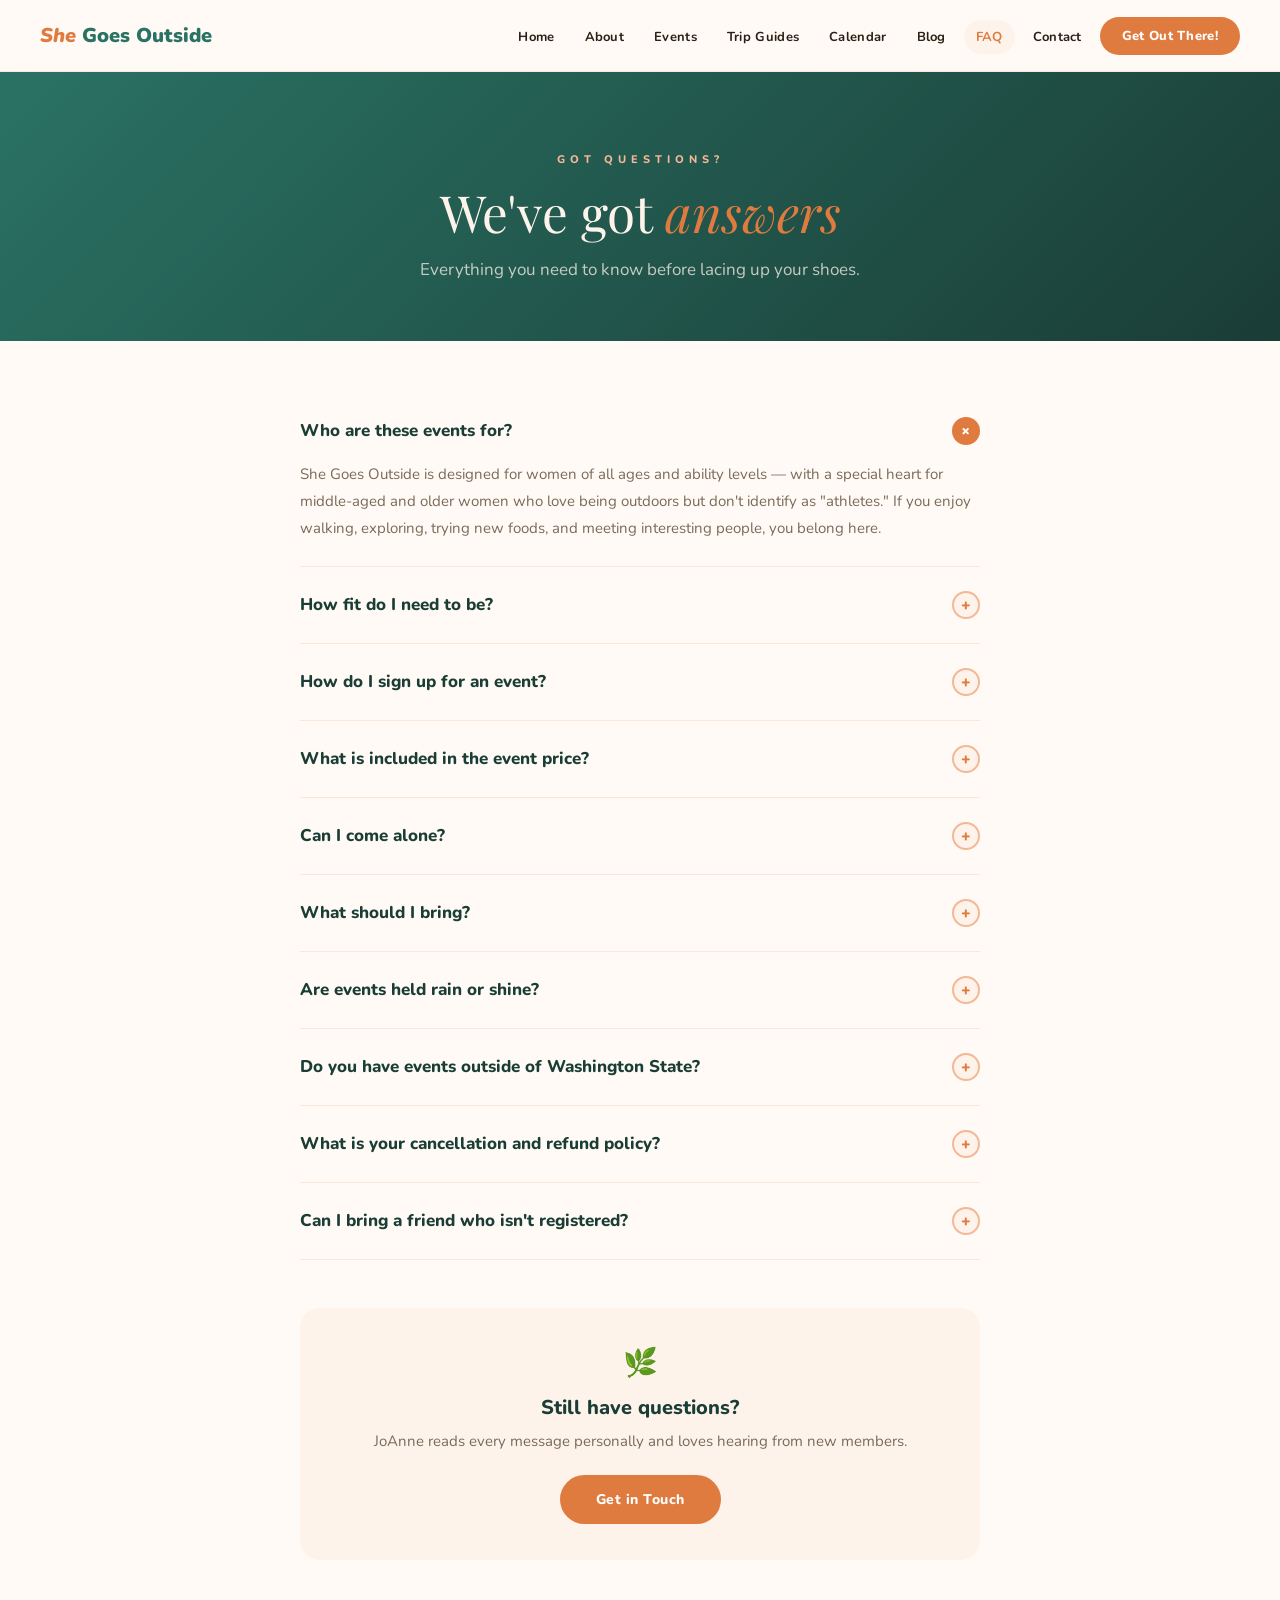
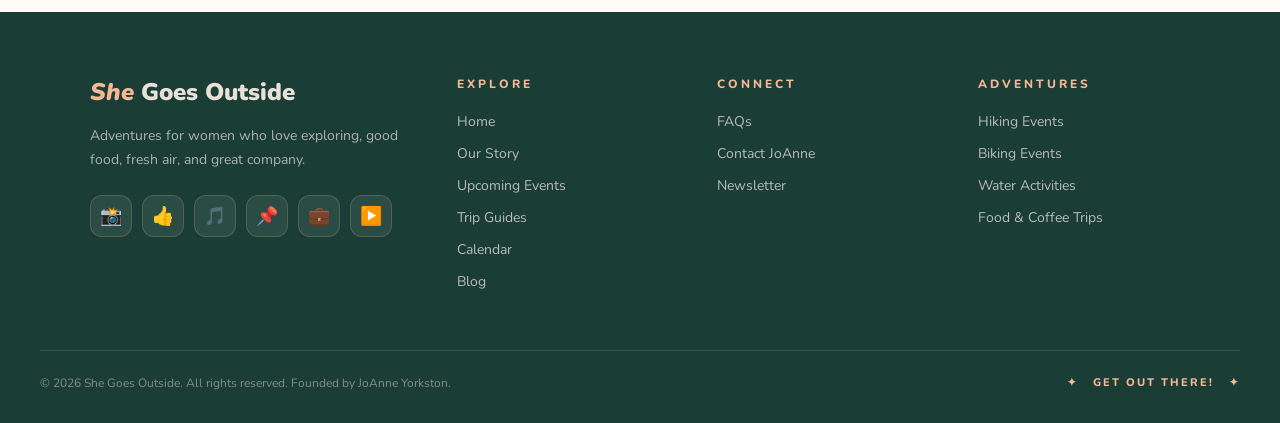
<file: faq.html>
<!DOCTYPE html>
<html lang="en">
<head>
  <meta charset="UTF-8"/>
  <meta name="viewport" content="width=device-width, initial-scale=1.0"/>
  <title>FAQ — She Goes Outside</title>
  <meta name="description" content="Frequently asked questions about She Goes Outside events, fitness requirements, what to bring, and more."/>
  <link href="https://fonts.googleapis.com/css2?family=Nunito:ital,wght@0,400;0,600;0,700;0,800;0,900;1,400;1,700;1,900&family=Playfair+Display:ital,wght@0,400;0,600;1,400;1,600&display=swap" rel="stylesheet"/>
  <link rel="stylesheet" href="css/styles.css"/>
</head>
<body>

<!-- ─── NAV ─── -->
<nav>
  <a class="nav-logo" href="index.html">
    <div class="nav-logo-text"><span class="she">She</span><span class="rest"> Goes Outside</span></div>
  </a>
  <button class="nav-hamburger" aria-label="Toggle menu"><span></span><span></span><span></span></button>
  <ul class="nav-links">
    <li><a href="index.html">Home</a></li>
    <li><a href="about.html">About</a></li>
    <li><a href="events.html">Events</a></li>
    <li><a href="guides.html">Trip Guides</a></li>
    <li><a href="mocktails-calendar.html">Calendar</a></li>
    <li><a href="blog.html">Blog</a></li>
    <li><a href="faq.html" class="active">FAQ</a></li>
    <li><a href="contact.html">Contact</a></li>
    <li><a href="events.html" class="btn nav-cta">Get Out There!</a></li>
  </ul>
</nav>

<div class="page-body">

  <div class="page-hero">
    <div class="section-eyebrow">Got Questions?</div>
    <h1 class="section-title" style="margin-bottom:16px;">We've got <em>answers</em></h1>
    <p>Everything you need to know before lacing up your shoes.</p>
  </div>

  <div class="faq-wrap">

    <div class="faq-item open">
      <div class="faq-q">Who are these events for? <span class="toggle">+</span></div>
      <div class="faq-a">She Goes Outside is designed for women of all ages and ability levels — with a special heart for middle-aged and older women who love being outdoors but don't identify as "athletes." If you enjoy walking, exploring, trying new foods, and meeting interesting people, you belong here.</div>
    </div>

    <div class="faq-item">
      <div class="faq-q">How fit do I need to be? <span class="toggle">+</span></div>
      <div class="faq-a">Not very! Our hikes are a maximum of 3 miles and our bike rides stay under 10 miles. We choose routes that are scenic and enjoyable, not grueling. We always go at the pace of the group — no one gets left behind.</div>
    </div>

    <div class="faq-item">
      <div class="faq-q">How do I sign up for an event? <span class="toggle">+</span></div>
      <div class="faq-a">Each event has a booking link on our Events page that takes you to Eventbrite, where you can register and pay securely. We recommend signing up early — our events often fill up quickly!</div>
    </div>

    <div class="faq-item">
      <div class="faq-q">What is included in the event price? <span class="toggle">+</span></div>
      <div class="faq-a">Each event listing on Eventbrite clearly outlines what's included. Typically this covers event organization, guide support, and any planned food or activity stops. Transportation and personal gear are usually not included unless specifically noted.</div>
    </div>

    <div class="faq-item">
      <div class="faq-q">Can I come alone? <span class="toggle">+</span></div>
      <div class="faq-a">Absolutely — in fact, most of our members show up solo the first time! Making new friends is one of the best parts of She Goes Outside. You'll be welcomed warmly from the moment you arrive.</div>
    </div>

    <div class="faq-item">
      <div class="faq-q">What should I bring? <span class="toggle">+</span></div>
      <div class="faq-a">You'll receive a detailed packing list after you register. In general: comfortable layers, weather-appropriate footwear, water, snacks, and a sense of adventure. We'll always let you know if anything special is needed for a specific event.</div>
    </div>

    <div class="faq-item">
      <div class="faq-q">Are events held rain or shine? <span class="toggle">+</span></div>
      <div class="faq-a">We're in the Pacific Northwest — a little rain is part of the charm! Most events run in light rain. In the case of severe weather or safety concerns, we'll communicate clearly via email and offer rescheduling or refunds.</div>
    </div>

    <div class="faq-item">
      <div class="faq-q">Do you have events outside of Washington State? <span class="toggle">+</span></div>
      <div class="faq-a">Most of our events are in the Pacific Northwest, but we do occasionally plan adventures to other beautiful destinations. Sign up for our newsletter to be the first to know about special events and out-of-state trips.</div>
    </div>

    <div class="faq-item">
      <div class="faq-q">What is your cancellation and refund policy? <span class="toggle">+</span></div>
      <div class="faq-a">Refund and cancellation terms are listed on each Eventbrite event page. In general, we request cancellations at least 7 days before an event for a full refund. We understand life happens and always do our best to work with you.</div>
    </div>

    <div class="faq-item">
      <div class="faq-q">Can I bring a friend who isn't registered? <span class="toggle">+</span></div>
      <div class="faq-a">To ensure everyone's safety and a great experience for the group, all participants need to be registered in advance. Please have your friend sign up on Eventbrite — the more the merrier!</div>
    </div>

    <div style="margin-top:48px; background:var(--warm-white); border-radius:20px; padding:36px; text-align:center;">
      <div style="font-size:28px; margin-bottom:12px;">🌿</div>
      <h4 style="font-size:20px; font-weight:800; color:var(--pine); margin-bottom:10px; font-family:'Nunito',sans-serif;">Still have questions?</h4>
      <p style="color:var(--muted); margin-bottom:24px; font-size:15px;">JoAnne reads every message personally and loves hearing from new members.</p>
      <a class="btn btn-primary" href="contact.html">Get in Touch</a>
    </div>

  </div><!-- /faq-wrap -->

</div><!-- /page-body -->

<!-- ─── FOOTER ─── -->
<footer>
  <div class="footer-inner">
    <div class="footer-brand">
      <span class="logo"><span class="she">She</span><span class="rest"> Goes Outside</span></span>
      <p>Adventures for women who love exploring, good food, fresh air, and great company.</p>
      <div class="social-links">
        <a class="social-link" href="#" title="Instagram">📸</a>
        <a class="social-link" href="https://www.facebook.com/profile.php?id=61592298425720" title="Facebook" target="_blank" rel="noopener">👍</a>
        <a class="social-link" href="#" title="TikTok">🎵</a>
        <a class="social-link" href="#" title="Pinterest">📌</a>
        <a class="social-link" href="#" title="LinkedIn">💼</a>
        <a class="social-link" href="#" title="YouTube">▶️</a>
      </div>
    </div>
    <div class="footer-col"><h5>Explore</h5><ul><li><a href="index.html">Home</a></li><li><a href="about.html">Our Story</a></li><li><a href="events.html">Upcoming Events</a></li><li><a href="guides.html">Trip Guides</a></li><li><a href="calendar.html">Calendar</a></li><li><a href="blog.html">Blog</a></li></ul></div>
    <div class="footer-col"><h5>Connect</h5><ul><li><a href="faq.html">FAQs</a></li><li><a href="contact.html">Contact JoAnne</a></li><li><a href="#">Newsletter</a></li></ul></div>
    <div class="footer-col"><h5>Adventures</h5><ul><li><a href="events.html">Hiking Events</a></li><li><a href="events.html">Biking Events</a></li><li><a href="events.html">Water Activities</a></li><li><a href="events.html">Food &amp; Coffee Trips</a></li></ul></div>
  </div>
  <div class="footer-bottom">
    <span>© 2026 She Goes Outside. All rights reserved. Founded by JoAnne Yorkston.</span>
    <span class="tagline">✦ &nbsp; Get Out There! &nbsp; ✦</span>
  </div>
</footer>

<script src="js/main.js"></script>
</body>
</html>
</file>
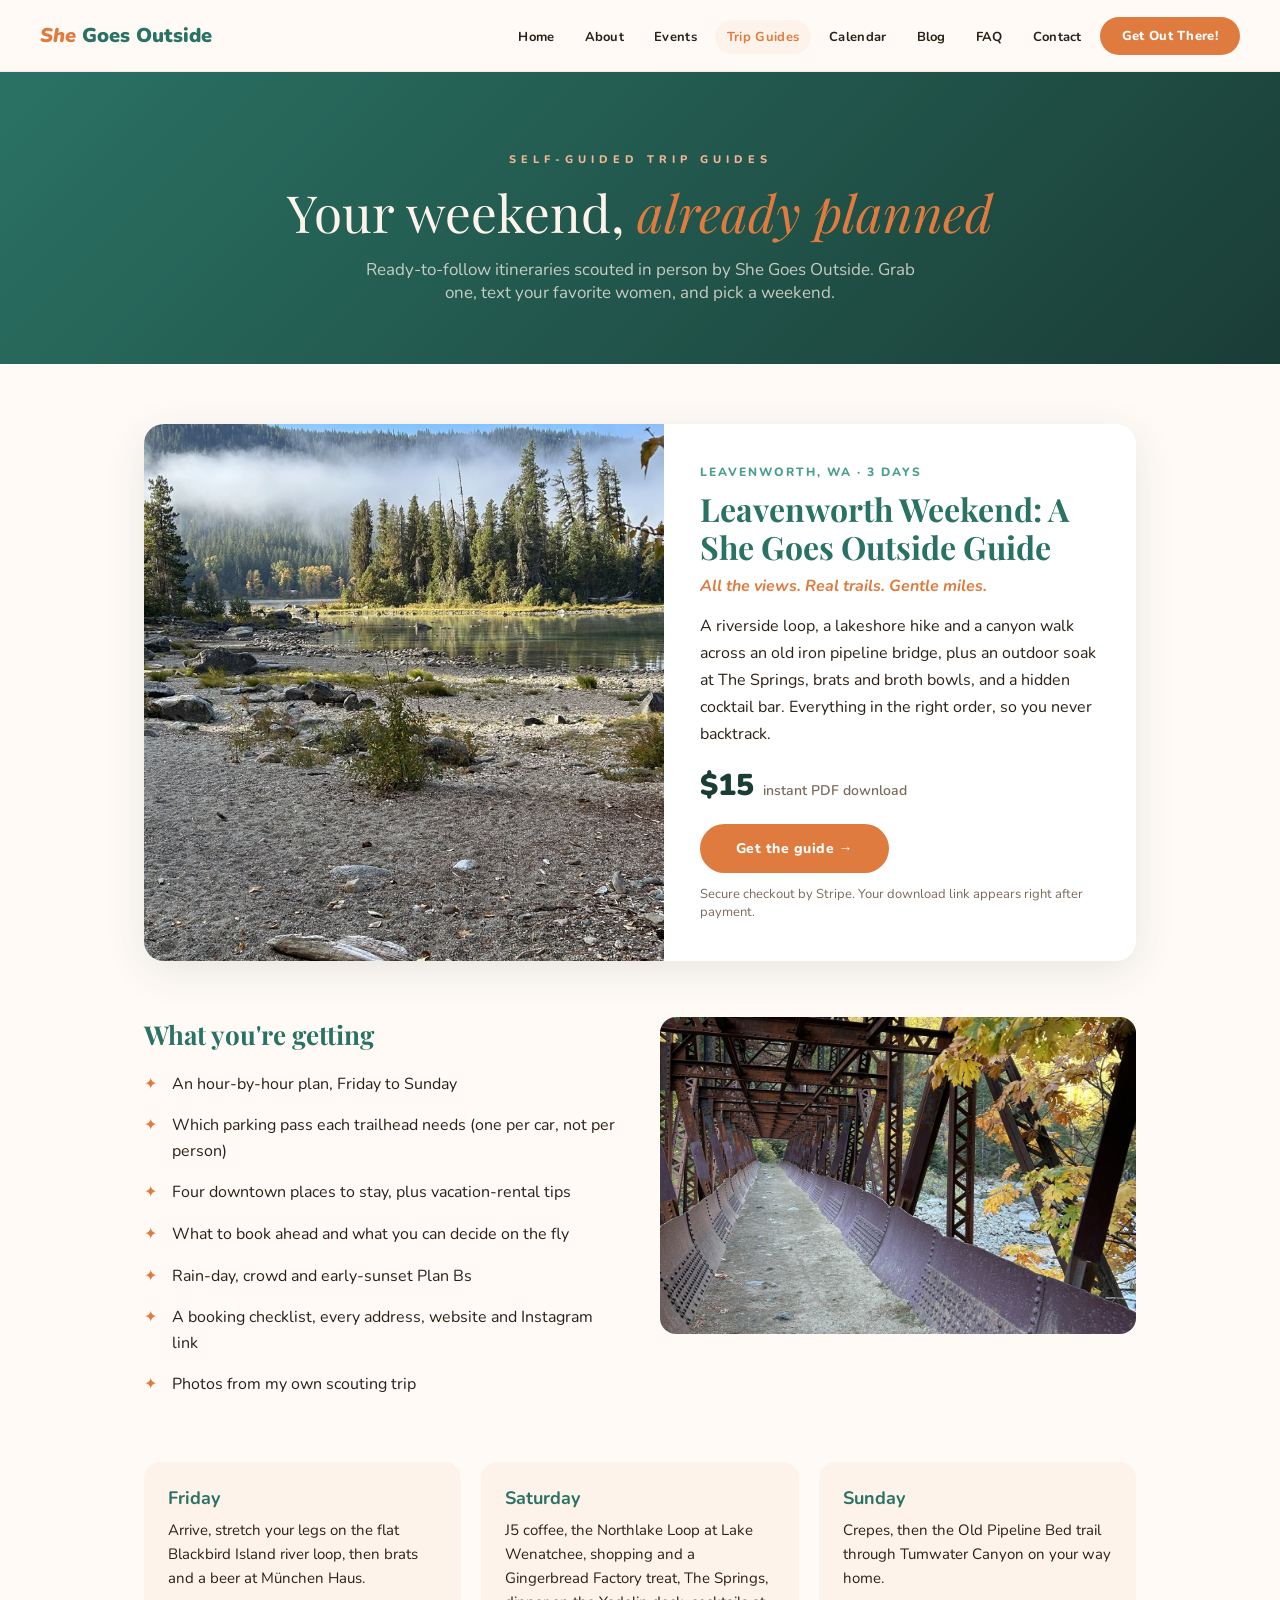
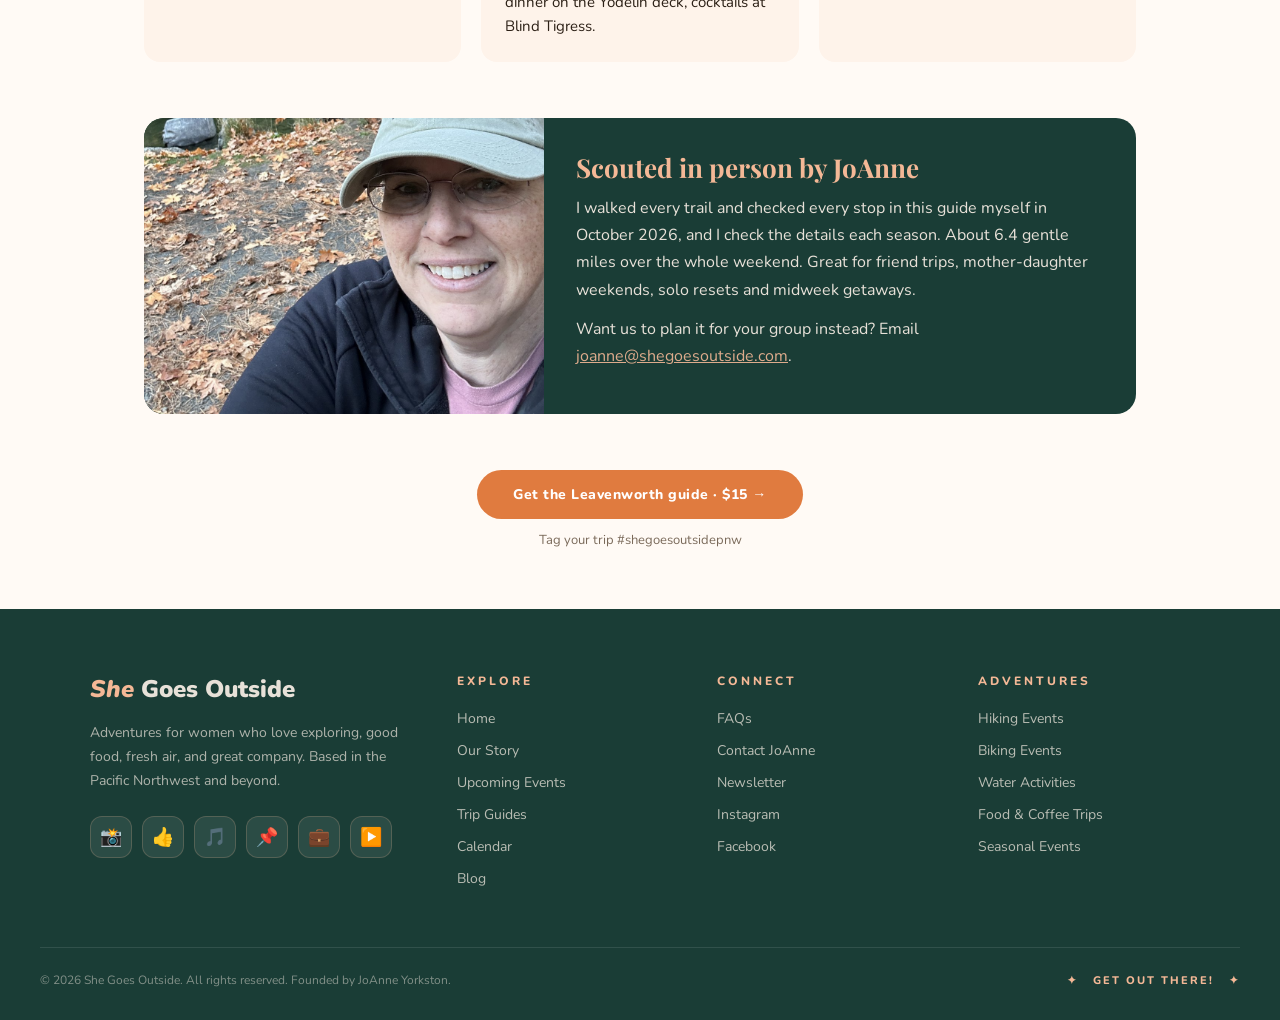
<file: guides.html>
<!DOCTYPE html>
<html lang="en">
<head>
  <meta charset="UTF-8"/>
  <meta name="viewport" content="width=device-width, initial-scale=1.0"/>
  <title>Trip Guides — She Goes Outside</title>
  <meta name="description" content="Self-guided weekend itineraries for women, scouted in person by She Goes Outside. Start with Leavenworth: all the views, real trails, gentle miles."/>
  <link href="https://fonts.googleapis.com/css2?family=Nunito:ital,wght@0,400;0,600;0,700;0,800;0,900;1,400;1,700;1,900&family=Playfair+Display:ital,wght@0,400;0,600;1,400;1,600&display=swap" rel="stylesheet"/>
  <link rel="stylesheet" href="css/styles.css"/>
  <style>
    .guide-wrap { max-width: 1040px; margin: 0 auto; padding: 60px 24px; }
    .guide-card { background: white; border-radius: 20px; overflow: hidden; box-shadow: 0 10px 40px rgba(26,61,54,0.10); display: grid; grid-template-columns: 1.1fr 1fr; }
    .guide-card img { width: 100%; height: 100%; object-fit: cover; display: block; min-height: 320px; }
    .guide-info { padding: 40px 36px; }
    .guide-tag { font-size: 12px; font-weight: 800; letter-spacing: 2px; text-transform: uppercase; color: var(--teal); }
    .guide-info h2 { font-family: 'Playfair Display', serif; font-size: 32px; color: var(--forest); margin: 10px 0 8px; line-height: 1.2; }
    .guide-tagline { font-style: italic; color: var(--trek); font-weight: 700; margin-bottom: 16px; }
    .guide-info p { color: var(--text); line-height: 1.7; margin-bottom: 16px; }
    .guide-price { font-size: 30px; font-weight: 900; color: var(--pine); margin: 8px 0 18px; }
    .guide-price small { font-size: 14px; font-weight: 600; color: var(--muted); }
    .guide-fine { font-size: 13px; color: var(--muted); margin-top: 12px; }
    .guide-section { margin-top: 56px; display: grid; grid-template-columns: 1fr 1fr; gap: 40px; align-items: start; }
    .guide-section h3 { font-family: 'Playfair Display', serif; font-size: 26px; color: var(--forest); margin-bottom: 12px; }
    .guide-section ul { list-style: none; padding: 0; }
    .guide-section li { padding: 8px 0 8px 28px; position: relative; line-height: 1.6; }
    .guide-section li::before { content: "✦"; position: absolute; left: 0; color: var(--trek); }
    .guide-section img { width: 100%; border-radius: 16px; display: block; }
    .guide-days { margin-top: 56px; display: grid; grid-template-columns: repeat(3, 1fr); gap: 20px; }
    .guide-day { background: var(--warm-white); border-radius: 16px; padding: 24px; }
    .guide-day h4 { color: var(--forest); font-size: 18px; margin-bottom: 8px; }
    .guide-day p { font-size: 15px; line-height: 1.6; color: var(--text); }
    .guide-joanne { margin-top: 56px; display: grid; grid-template-columns: 1fr 1.4fr; gap: 32px; align-items: center; background: var(--pine); color: var(--warm-white); border-radius: 20px; overflow: hidden; }
    .guide-joanne img { width: 100%; height: 100%; object-fit: cover; display: block; min-height: 240px; }
    .guide-joanne div { padding: 32px 32px 32px 0; }
    .guide-joanne h3 { font-family: 'Playfair Display', serif; font-size: 26px; color: var(--peach); margin-bottom: 10px; }
    .guide-joanne p { line-height: 1.7; opacity: 0.9; margin-bottom: 12px; }
    .guide-joanne a { color: var(--peach); }
    .guide-cta { text-align: center; margin-top: 56px; }
    @media (max-width: 800px) {
      .guide-card, .guide-section, .guide-joanne { grid-template-columns: 1fr; }
      .guide-days { grid-template-columns: 1fr; }
      .guide-joanne div { padding: 0 24px 28px; }
      .guide-info { padding: 28px 22px; }
    }
  </style>
</head>
<body>

<!-- ─── NAV ─── -->
<nav>
  <a class="nav-logo" href="index.html">

    <div class="nav-logo-text"><span class="she">She</span><span class="rest"> Goes Outside</span></div>
  </a>
  <button class="nav-hamburger" aria-label="Toggle menu"><span></span><span></span><span></span></button>
  <ul class="nav-links">
    <li><a href="index.html">Home</a></li>
    <li><a href="about.html">About</a></li>
    <li><a href="events.html">Events</a></li>
    <li><a href="guides.html" class="active">Trip Guides</a></li>
    <li><a href="mocktails-calendar.html">Calendar</a></li>
    <li><a href="blog.html">Blog</a></li>
    <li><a href="faq.html">FAQ</a></li>
    <li><a href="contact.html">Contact</a></li>
    <li><a href="events.html" class="btn nav-cta">Get Out There!</a></li>
  </ul>
</nav>

<div class="page-body">

  <div class="page-hero">
    <div class="section-eyebrow">Self-Guided Trip Guides</div>
    <h1 class="section-title" style="margin-bottom:16px;">Your weekend, <em>already planned</em></h1>
    <p>Ready-to-follow itineraries scouted in person by She Goes Outside. Grab one, text your favorite women, and pick a weekend.</p>
  </div>

  <div class="guide-wrap">

    <div class="guide-card">
      <img src="assets/images/guide-leavenworth-lake.jpg" alt="Morning fog lifting off an island on Lake Wenatchee"/>
      <div class="guide-info">
        <div class="guide-tag">Leavenworth, WA · 3 days</div>
        <h2>Leavenworth Weekend: A She Goes Outside Guide</h2>
        <div class="guide-tagline">All the views. Real trails. Gentle miles.</div>
        <p>A riverside loop, a lakeshore hike and a canyon walk across an old iron pipeline bridge, plus an outdoor soak at The Springs, brats and broth bowls, and a hidden cocktail bar. Everything in the right order, so you never backtrack.</p>
        <div class="guide-price">$15 <small>instant PDF download</small></div>
        <a class="btn btn-primary" href="https://buy.stripe.com/8x214pap10vQ2v4gPD6Ri00" target="_blank" rel="noopener">Get the guide →</a>
        <div class="guide-fine">Secure checkout by Stripe. Your download link appears right after payment.</div>
      </div>
    </div>

    <div class="guide-section">
      <div>
        <h3>What you're getting</h3>
        <ul>
          <li>An hour-by-hour plan, Friday to Sunday</li>
          <li>Which parking pass each trailhead needs (one per car, not per person)</li>
          <li>Four downtown places to stay, plus vacation-rental tips</li>
          <li>What to book ahead and what you can decide on the fly</li>
          <li>Rain-day, crowd and early-sunset Plan Bs</li>
          <li>A booking checklist, every address, website and Instagram link</li>
          <li>Photos from my own scouting trip</li>
        </ul>
      </div>
      <img src="assets/images/guide-leavenworth-bridge.jpg" alt="Walking the old iron pipeline bridge over the Wenatchee River in fall"/>
    </div>

    <div class="guide-days">
      <div class="guide-day">
        <h4>Friday</h4>
        <p>Arrive, stretch your legs on the flat Blackbird Island river loop, then brats and a beer at München Haus.</p>
      </div>
      <div class="guide-day">
        <h4>Saturday</h4>
        <p>J5 coffee, the Northlake Loop at Lake Wenatchee, shopping and a Gingerbread Factory treat, The Springs, dinner on the Yodelin deck, cocktails at Blind Tigress.</p>
      </div>
      <div class="guide-day">
        <h4>Sunday</h4>
        <p>Crepes, then the Old Pipeline Bed trail through Tumwater Canyon on your way home.</p>
      </div>
    </div>

    <div class="guide-joanne">
      <img src="assets/images/guide-joanne-trail.jpg" alt="JoAnne smiling on the Pipeline trail"/>
      <div>
        <h3>Scouted in person by JoAnne</h3>
        <p>I walked every trail and checked every stop in this guide myself in October 2026, and I check the details each season. About 6.4 gentle miles over the whole weekend. Great for friend trips, mother-daughter weekends, solo resets and midweek getaways.</p>
        <p>Want us to plan it for your group instead? Email <a href="mailto:joanne@shegoesoutside.com">joanne@shegoesoutside.com</a>.</p>
      </div>
    </div>

    <div class="guide-cta">
      <a class="btn btn-primary" href="https://buy.stripe.com/8x214pap10vQ2v4gPD6Ri00" target="_blank" rel="noopener">Get the Leavenworth guide · $15 →</a>
      <div class="guide-fine">Tag your trip #shegoesoutsidepnw</div>
    </div>

  </div>

</div><!-- /page-body -->

<!-- ─── FOOTER ─── -->
<footer>
  <div class="footer-inner">
    <div class="footer-brand">
      <span class="logo"><span class="she">She</span><span class="rest"> Goes Outside</span></span>
      <p>Adventures for women who love exploring, good food, fresh air, and great company. Based in the Pacific Northwest and beyond.</p>
      <div class="social-links">
        <a class="social-link" href="https://www.instagram.com/she.goes.outside.pnw" title="Instagram" aria-label="Instagram" target="_blank" rel="noopener">📸</a>
        <a class="social-link" href="https://www.facebook.com/profile.php?id=61592298425720" title="Facebook" target="_blank" rel="noopener" aria-label="Facebook">👍</a>
        <a class="social-link" href="#" title="TikTok" aria-label="TikTok">🎵</a>
        <a class="social-link" href="#" title="Pinterest" aria-label="Pinterest">📌</a>
        <a class="social-link" href="#" title="LinkedIn" aria-label="LinkedIn">💼</a>
        <a class="social-link" href="#" title="YouTube" aria-label="YouTube">▶️</a>
      </div>
    </div>
    <div class="footer-col">
      <h5>Explore</h5>
      <ul>
        <li><a href="index.html">Home</a></li>
        <li><a href="about.html">Our Story</a></li>
        <li><a href="events.html">Upcoming Events</a></li>
        <li><a href="guides.html">Trip Guides</a></li>
        <li><a href="calendar.html">Calendar</a></li>
        <li><a href="blog.html">Blog</a></li>
      </ul>
    </div>
    <div class="footer-col">
      <h5>Connect</h5>
      <ul>
        <li><a href="faq.html">FAQs</a></li>
        <li><a href="contact.html">Contact JoAnne</a></li>
        <li><a href="#">Newsletter</a></li>
        <li><a href="https://www.instagram.com/she.goes.outside.pnw" target="_blank" rel="noopener">Instagram</a></li>
        <li><a href="#">Facebook</a></li>
      </ul>
    </div>
    <div class="footer-col">
      <h5>Adventures</h5>
      <ul>
        <li><a href="events.html">Hiking Events</a></li>
        <li><a href="events.html">Biking Events</a></li>
        <li><a href="events.html">Water Activities</a></li>
        <li><a href="events.html">Food &amp; Coffee Trips</a></li>
        <li><a href="events.html">Seasonal Events</a></li>
      </ul>
    </div>
  </div>
  <div class="footer-bottom">
    <span>© 2026 She Goes Outside. All rights reserved. Founded by JoAnne Yorkston.</span>
    <span class="tagline">✦ &nbsp; Get Out There! &nbsp; ✦</span>
  </div>
</footer>

<script src="js/main.js"></script>
</body>
</html>
</file>
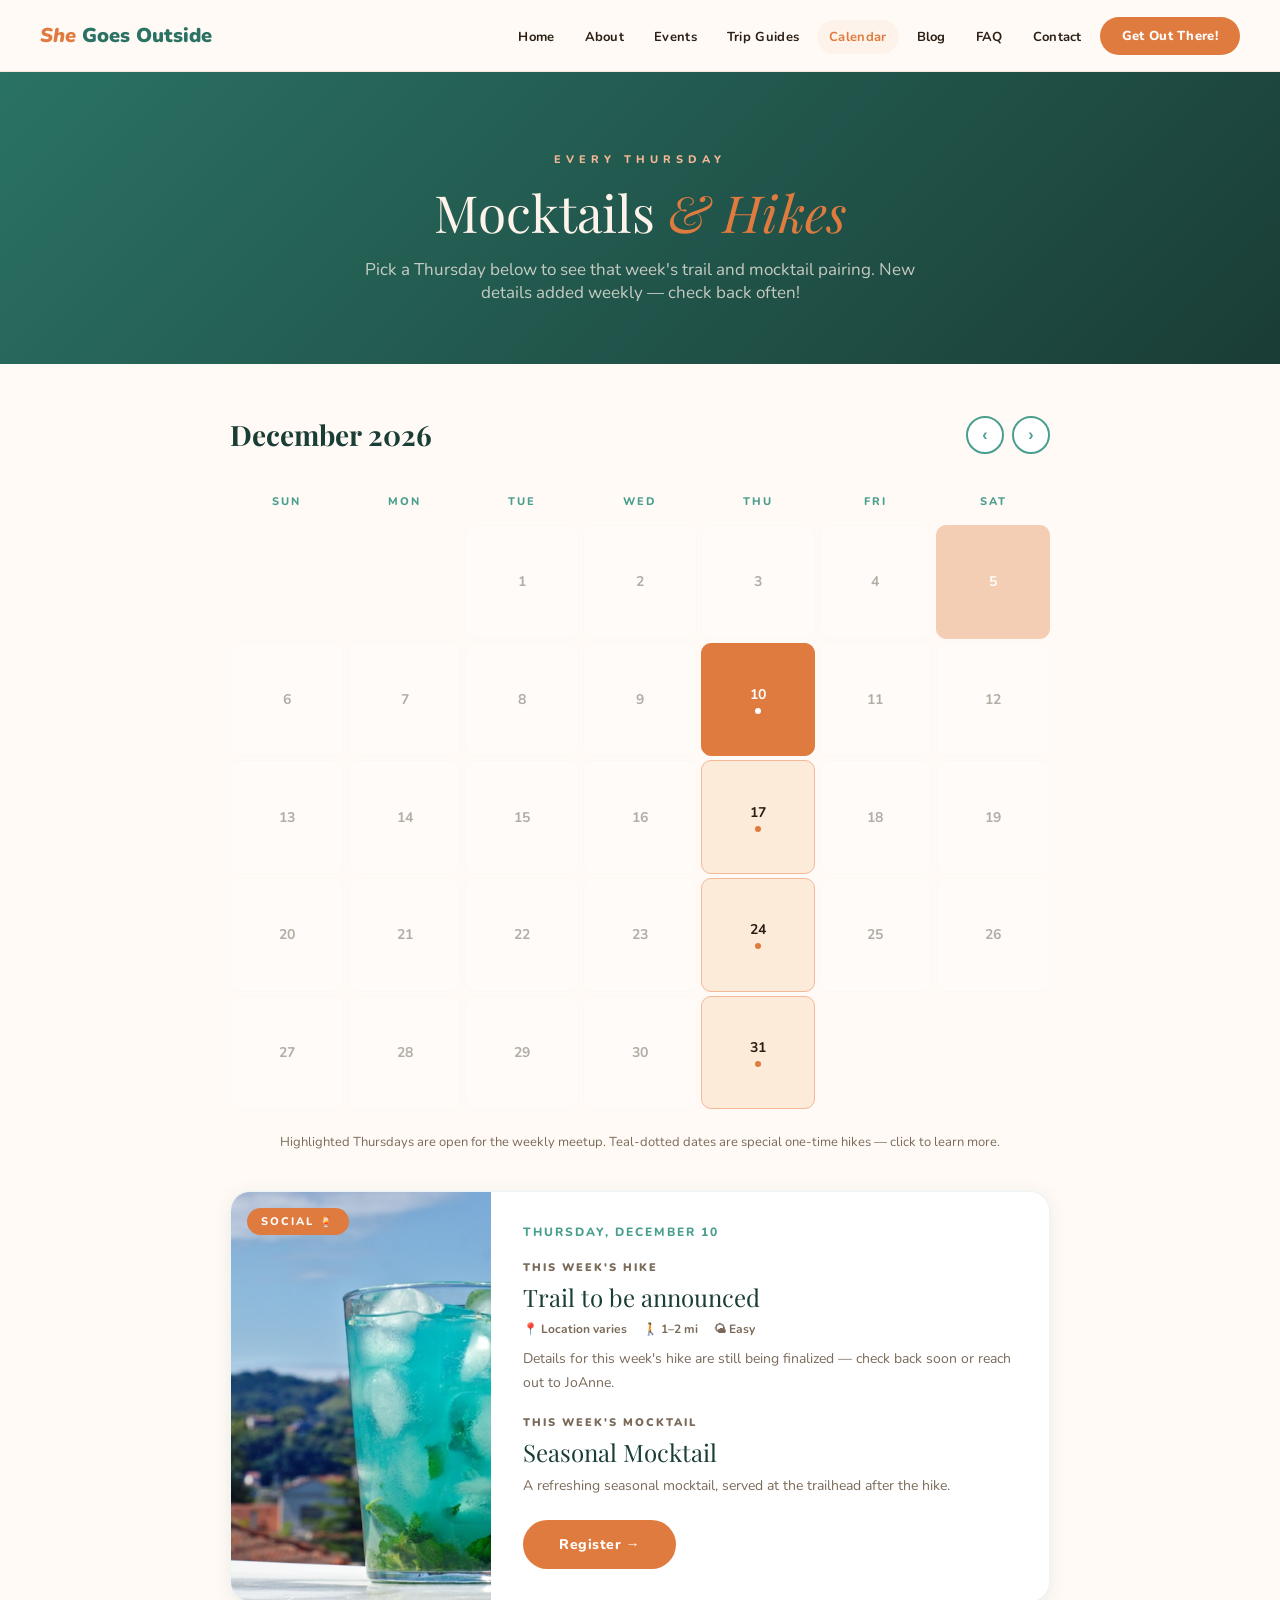
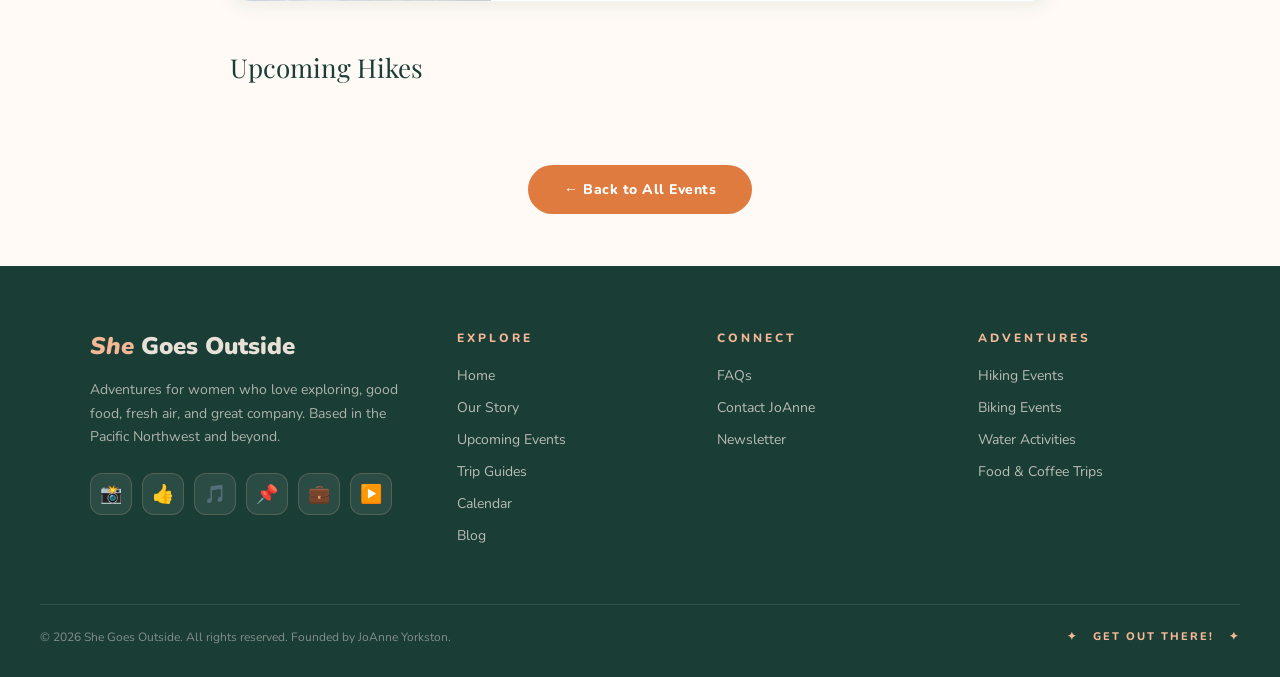
<file: mocktails-calendar.html>
<!DOCTYPE html>
<html lang="en">
<head>
  <meta charset="UTF-8"/>
  <meta name="viewport" content="width=device-width, initial-scale=1.0"/>
  <title>Mocktails &amp; Hikes Calendar — She Goes Outside</title>
  <meta name="description" content="Pick a Thursday and see that week's hike and mocktail for She Goes Outside's weekly Mocktails & Hikes meetup."/>
  <link href="https://fonts.googleapis.com/css2?family=Nunito:ital,wght@0,400;0,600;0,700;0,800;0,900;1,400;1,700;1,900&family=Playfair+Display:ital,wght@0,400;0,600;1,400;1,600&display=swap" rel="stylesheet"/>
  <link rel="stylesheet" href="css/styles.css"/>
  <style>
    .mh-cal-day.disabled { cursor: default; opacity: 0.35; }
    .mh-cal-day.disabled:hover { background: white; border-color: rgba(224,123,63,0.08); }
    .cal-day.mh-cal-day.selected { background: var(--trek); color: white; border-color: var(--trek); }
    .cal-day.mh-cal-day.selected::after { background: white; }
    .cal-day.mh-cal-day.special::after { background: var(--teal); }

    .mh-hint { text-align: center; color: var(--muted); font-size: 13px; margin-top: 24px; }

    .mh-detail {
      max-width: 900px; margin: 40px auto 0; background: white;
      border-radius: 20px; overflow: hidden;
      box-shadow: 0 4px 20px rgba(26,61,54,0.08);
      border: 1px solid rgba(74,158,142,0.1);
      display: grid; grid-template-columns: 260px 1fr;
    }
    .mh-detail-img { position: relative; }
    .mh-detail-img img { width: 100%; height: 100%; object-fit: cover; display: block; }
    .mh-detail-badge {
      position: absolute; top: 16px; left: 16px;
      background: var(--trek); color: white;
      font-size: 11px; font-weight: 800; letter-spacing: 2px; text-transform: uppercase;
      padding: 6px 14px; border-radius: 50px;
    }
    .mh-detail-body { padding: 32px; }
    .mh-detail-date { font-size: 12px; font-weight: 800; letter-spacing: 2px; text-transform: uppercase; color: var(--teal); margin-bottom: 8px; }
    .mh-detail-section-label {
      font-size: 11px; font-weight: 900; letter-spacing: 2px; text-transform: uppercase;
      color: var(--muted); margin: 20px 0 6px;
    }
    .mh-detail-section-label:first-of-type { margin-top: 0; }
    .mh-detail-body h3 { font-family: 'Playfair Display', serif; font-weight: 400; font-size: 24px; color: var(--pine); margin-bottom: 6px; }
    .mh-detail-body p { font-size: 14px; line-height: 1.7; color: var(--muted); }
    .mh-detail-meta { display: flex; gap: 16px; margin: 8px 0 10px; font-size: 12px; color: var(--muted); font-weight: 700; flex-wrap: wrap; }

    @media (max-width: 700px) {
      .mh-detail { grid-template-columns: 1fr; }
      .mh-detail-img { height: 200px; }
    }

    .mh-upcoming { margin-top: 48px; }
    .mh-upcoming-title {
      font-family: 'Playfair Display', serif; font-weight: 400; font-size: 26px;
      color: var(--pine); margin-bottom: 20px;
    }
    .mh-upcoming-row {
      display: flex; gap: 20px; overflow-x: auto; padding: 4px 4px 16px;
      scroll-snap-type: x proximity;
      -webkit-overflow-scrolling: touch;
    }
    .mh-upcoming-card {
      scroll-snap-align: start;
      flex: 0 0 260px; background: var(--cream);
      border: 1px solid rgba(74,158,142,0.15);
      border-radius: 18px; padding: 22px;
      box-shadow: 0 4px 16px rgba(26,61,54,0.06);
      transition: box-shadow 0.3s ease, border-color 0.3s ease;
    }
    .mh-upcoming-card.highlight {
      border-color: var(--trek);
      box-shadow: 0 0 0 3px rgba(224,123,63,0.25), 0 4px 16px rgba(26,61,54,0.06);
    }
    .mh-upcoming-card-date {
      font-size: 11px; font-weight: 800; letter-spacing: 2px; text-transform: uppercase;
      color: var(--teal); margin-bottom: 10px;
    }
    .mh-upcoming-card h4 {
      font-family: 'Playfair Display', serif; font-weight: 400; font-size: 19px;
      color: var(--pine); margin-bottom: 4px;
    }
    .mh-upcoming-card-location { font-size: 12px; color: var(--muted); font-weight: 700; margin-bottom: 14px; }
    .mh-upcoming-card-mocktail { font-size: 13px; color: var(--text); margin-bottom: 18px; }
    .mh-upcoming-card-mocktail strong { color: var(--pine); }
    .mh-upcoming-card .btn { padding: 10px 20px; font-size: 13px; }

    @media (max-width: 700px) {
      .mh-upcoming-card { flex-basis: 220px; }
    }
  </style>
</head>
<body>

<!-- ─── NAV ─── -->
<nav>
  <a class="nav-logo" href="index.html">
    <div class="nav-logo-text"><span class="she">She</span><span class="rest"> Goes Outside</span></div>
  </a>
  <button class="nav-hamburger" aria-label="Toggle menu"><span></span><span></span><span></span></button>
  <ul class="nav-links">
    <li><a href="index.html">Home</a></li>
    <li><a href="about.html">About</a></li>
    <li><a href="events.html">Events</a></li>
    <li><a href="guides.html">Trip Guides</a></li>
    <li><a href="mocktails-calendar.html" class="active">Calendar</a></li>
    <li><a href="blog.html">Blog</a></li>
    <li><a href="faq.html">FAQ</a></li>
    <li><a href="contact.html">Contact</a></li>
    <li><a href="events.html" class="btn nav-cta">Get Out There!</a></li>
  </ul>
</nav>

<div class="page-body">

  <div class="page-hero">
    <div class="section-eyebrow">Every Thursday</div>
    <h1 class="section-title">Mocktails <em>&amp; Hikes</em></h1>
    <p>Pick a Thursday below to see that week's trail and mocktail pairing. New details added weekly — check back often!</p>
  </div>

  <div class="calendar-wrap">
    <div class="cal-header">
      <h3 id="mh-cal-month-label">Month Year</h3>
      <div class="cal-nav">
        <button id="mh-cal-prev" aria-label="Previous month">&#8249;</button>
        <button id="mh-cal-next" aria-label="Next month">&#8250;</button>
      </div>
    </div>
    <div class="cal-grid" id="mh-cal-grid"><!-- filled by JS --></div>
    <p class="mh-hint">Highlighted Thursdays are open for the weekly meetup. Teal-dotted dates are special one-time hikes — click to learn more.</p>

    <div id="mh-detail" class="mh-detail">
      <div class="mh-detail-img">
        <img id="mh-detail-photo" src="assets/images/mocktails-hike.jpg" alt="A refreshing mocktail enjoyed outdoors with mountain views"/>
        <div class="mh-detail-badge">Social 🍹</div>
      </div>
      <div class="mh-detail-body">
        <div class="mh-detail-date" id="mh-detail-date">Thursday, Month Day</div>

        <div class="mh-detail-section-label">This Week's Hike</div>
        <h3 id="mh-detail-hike-name">Trail TBD</h3>
        <div class="mh-detail-meta" id="mh-detail-hike-meta"></div>
        <p id="mh-detail-hike-desc"></p>

        <div class="mh-detail-section-label">This Week's Mocktail</div>
        <h3 id="mh-detail-mocktail-name">Seasonal Mocktail</h3>
        <p id="mh-detail-mocktail-desc"></p>

        <div style="margin-top:22px;">
          <a class="btn btn-primary" href="https://mailchi.mp/shegoesoutside/mocktails-hikes" target="_blank" rel="noopener">Register →</a>
        </div>
      </div>
    </div>

    <div class="mh-upcoming">
      <h3 class="mh-upcoming-title">Upcoming Hikes</h3>
      <div class="mh-upcoming-row" id="mh-upcoming-row"><!-- filled by JS --></div>
    </div>

    <div class="text-center mt-40">
      <a class="btn btn-primary" href="events.html">← Back to All Events</a>
    </div>
  </div>

</div><!-- /page-body -->

<!-- ─── FOOTER ─── -->
<footer>
  <div class="footer-inner">
    <div class="footer-brand">
      <span class="logo"><span class="she">She</span><span class="rest"> Goes Outside</span></span>
      <p>Adventures for women who love exploring, good food, fresh air, and great company. Based in the Pacific Northwest and beyond.</p>
      <div class="social-links">
        <a class="social-link" href="https://www.instagram.com/she.goes.outside.pnw" title="Instagram" aria-label="Instagram" target="_blank" rel="noopener">📸</a>
        <a class="social-link" href="https://www.facebook.com/profile.php?id=61592298425720" title="Facebook" target="_blank" rel="noopener" aria-label="Facebook">👍</a>
        <a class="social-link" href="#" title="TikTok" aria-label="TikTok">🎵</a>
        <a class="social-link" href="#" title="Pinterest" aria-label="Pinterest">📌</a>
        <a class="social-link" href="#" title="LinkedIn" aria-label="LinkedIn">💼</a>
        <a class="social-link" href="#" title="YouTube" aria-label="YouTube">▶️</a>
      </div>
    </div>
    <div class="footer-col"><h5>Explore</h5><ul><li><a href="index.html">Home</a></li><li><a href="about.html">Our Story</a></li><li><a href="events.html">Upcoming Events</a></li><li><a href="guides.html">Trip Guides</a></li><li><a href="calendar.html">Calendar</a></li><li><a href="blog.html">Blog</a></li></ul></div>
    <div class="footer-col"><h5>Connect</h5><ul><li><a href="faq.html">FAQs</a></li><li><a href="contact.html">Contact JoAnne</a></li><li><a href="#">Newsletter</a></li></ul></div>
    <div class="footer-col"><h5>Adventures</h5><ul><li><a href="events.html">Hiking Events</a></li><li><a href="events.html">Biking Events</a></li><li><a href="events.html">Water Activities</a></li><li><a href="events.html">Food &amp; Coffee Trips</a></li></ul></div>
  </div>
  <div class="footer-bottom">
    <span>© 2026 She Goes Outside. All rights reserved. Founded by JoAnne Yorkston.</span>
    <span class="tagline">✦ &nbsp; Get Out There! &nbsp; ✦</span>
  </div>
</footer>

<script src="js/main.js"></script>
<script>
  /* ── Mocktails & Hikes weekly data ──
     Add or edit entries here as specific hikes + mocktails get planned.
     Key format: 'YYYY-M-D' (month is 1-indexed, day is not zero-padded).
     Any Thursday without an entry below falls back to MH_DEFAULT. */
  var MH_WEEKS = {
    '2026-9-17': {
      hikeName: 'Newberry Hill Heritage Park Loop',
      hikeLocation: 'Newberry Hill Heritage Park',
      hikeDistance: '1–2 mi', hikeDifficulty: 'Easy',
      hikeDesc: 'A gentle forested loop through one of Kitsap County\'s favorite green spaces, easy footing the whole way.',
      mocktailName: 'Trailhead Blackberry Fizz',
      mocktailDesc: 'Muddled blackberries and a splash of soda, poured trailside after the hike.'
    },
    '2026-9-24': {
      hikeName: 'Fish Park Walk',
      hikeLocation: 'Fish Park, Poulsbo',
      hikeDistance: '1–2 mi', hikeDifficulty: 'Easy',
      hikeDesc: 'A calm walk along the creek right in Poulsbo, easy to reach and easy on the legs.',
      mocktailName: 'Evergreen Mule',
      mocktailDesc: 'A crisp, gingery mocktail with a fresh evergreen twist.',
      registerUrl: 'https://www.eventbrite.com/e/mocktails-hikes-fish-park-tickets-2001708651461'
    },
    '2026-10-1': {
      hikeName: 'Port Gamble Heritage Park Trails',
      hikeLocation: 'Port Gamble Heritage Park',
      hikeDistance: '1–2 mi', hikeDifficulty: 'Easy',
      hikeDesc: 'Forested trails above the historic Port Gamble townsite.',
      mocktailName: 'Mossy Mint Cooler',
      mocktailDesc: 'Fresh mint and lime over ice, cool and bright after the walk.'
    },
    '2026-10-8': {
      hikeName: 'Anderson Landing Trail',
      hikeLocation: 'Anderson Landing',
      hikeDistance: '1–2 mi', hikeDifficulty: 'Easy',
      hikeDesc: 'The last stop of this series, an easy waterside trail to send the season off right.',
      mocktailName: 'Sunset Peak Paloma',
      mocktailDesc: 'Grapefruit and lime with a splash of soda, a bright way to toast the last hike of the series.'
    }
  };

  /* ── Special one-time events ──
     Non-Thursday event dates that link straight to their own page instead
     of showing the hike/mocktail panel. Add more as one-off hikes come up. */
  var MH_SPECIAL = {
    '2026-8-29': { link: 'sol-duc-falls-hike.html' }
  };

  var MH_DEFAULT = {
    hikeName: 'Trail to be announced',
    hikeLocation: 'Location varies',
    hikeDistance: '1–2 mi',
    hikeDifficulty: 'Easy',
    hikeDesc: 'Details for this week\'s hike are still being finalized — check back soon or reach out to JoAnne.',
    mocktailName: 'Seasonal Mocktail',
    mocktailDesc: 'A refreshing seasonal mocktail, served at the trailhead after the hike.'
  };

  var MH_WINDOW_DAYS = 56; // rolling ~8 weeks
  var mhMonth, mhYear, mhSelectedKey = null;

  function mhStripTime(d) { return new Date(d.getFullYear(), d.getMonth(), d.getDate()); }

  function mhIsWithinWindow(date, today) {
    var diffDays = Math.floor((mhStripTime(date) - mhStripTime(today)) / 86400000);
    return diffDays >= 0 && diffDays <= MH_WINDOW_DAYS;
  }

  function mhNextOpenThursday(from) {
    var d = mhStripTime(from);
    for (var i = 0; i < MH_WINDOW_DAYS + 7; i++) {
      if (d.getDay() === 4 && mhIsWithinWindow(d, from)) return d;
      d.setDate(d.getDate() + 1);
    }
    return null;
  }

  function mhParseKey(key) {
    var parts = key.split('-');
    return new Date(parseInt(parts[0], 10), parseInt(parts[1], 10) - 1, parseInt(parts[2], 10));
  }

  function mhFormatDate(date) {
    var dayNames = ['Sunday','Monday','Tuesday','Wednesday','Thursday','Friday','Saturday'];
    var monthNames = ['January','February','March','April','May','June','July','August','September','October','November','December'];
    return dayNames[date.getDay()] + ', ' + monthNames[date.getMonth()] + ' ' + date.getDate();
  }

  function renderMhCalendar() {
    var monthNames = ['January','February','March','April','May','June','July','August','September','October','November','December'];
    document.getElementById('mh-cal-month-label').textContent = monthNames[mhMonth] + ' ' + mhYear;

    var grid = document.getElementById('mh-cal-grid');
    var dayLabels = ['Sun','Mon','Tue','Wed','Thu','Fri','Sat'];
    var html = dayLabels.map(function (d) { return '<div class="cal-day-label">' + d + '</div>'; }).join('');

    var firstDay = new Date(mhYear, mhMonth, 1).getDay();
    var totalDays = new Date(mhYear, mhMonth + 1, 0).getDate();
    var today = new Date();

    for (var i = 0; i < firstDay; i++) html += '<div class="cal-day empty"></div>';

    for (var d = 1; d <= totalDays; d++) {
      var date = new Date(mhYear, mhMonth, d);
      var key = mhYear + '-' + (mhMonth + 1) + '-' + d;
      var special = MH_SPECIAL[key];
      var isOpen = (date.getDay() === 4 && mhIsWithinWindow(date, today)) || !!special;
      var isToday = today.getFullYear() === mhYear && today.getMonth() === mhMonth && today.getDate() === d;

      var classes = 'cal-day mh-cal-day';
      if (isToday) classes += ' today';
      if (isOpen) classes += ' has-event'; else classes += ' disabled';
      if (special) classes += ' special';
      if (key === mhSelectedKey) classes += ' selected';

      html += '<div class="' + classes + '" data-key="' + key + '"' +
        (special ? ' data-special="' + special.link + '"' : '') +
        ' data-open="' + isOpen + '">' + d + '</div>';
    }
    grid.innerHTML = html;

    grid.querySelectorAll('.mh-cal-day').forEach(function (el) {
      if (el.dataset.open !== 'true') return;
      el.addEventListener('click', function () {
        if (this.dataset.special) {
          window.location.href = this.dataset.special;
        } else {
          selectMhDate(mhParseKey(this.dataset.key));
        }
      });
    });
  }

  function selectMhDate(date) {
    mhSelectedKey = date.getFullYear() + '-' + (date.getMonth() + 1) + '-' + date.getDate();
    var data = MH_WEEKS[mhSelectedKey] || MH_DEFAULT;

    document.getElementById('mh-detail-date').textContent = mhFormatDate(date);

    document.getElementById('mh-detail-hike-name').textContent = data.hikeName;
    document.getElementById('mh-detail-hike-desc').textContent = data.hikeDesc;
    document.getElementById('mh-detail-hike-meta').innerHTML =
      '<span>📍 ' + data.hikeLocation + '</span><span>🚶 ' + data.hikeDistance + '</span><span>🌤 ' + data.hikeDifficulty + '</span>';
    document.getElementById('mh-detail-mocktail-name').textContent = data.mocktailName;
    document.getElementById('mh-detail-mocktail-desc').textContent = data.mocktailDesc;

    renderMhCalendar();
    mhScrollToCard(mhSelectedKey);
  }

  function mhScrollToCard(key) {
    var card = document.getElementById('mh-card-' + key);
    if (!card) return;
    card.scrollIntoView({ behavior: 'smooth', inline: 'center', block: 'nearest' });
    card.classList.add('highlight');
    setTimeout(function () { card.classList.remove('highlight'); }, 1600);
  }

  function renderUpcomingHikes() {
    var today = mhStripTime(new Date());
    var container = document.getElementById('mh-upcoming-row');

    var entries = Object.keys(MH_WEEKS)
      .map(function (key) { return { key: key, date: mhParseKey(key), data: MH_WEEKS[key] }; })
      .filter(function (e) { return mhStripTime(e.date) >= today; })
      .sort(function (a, b) { return a.date - b.date; });

    container.innerHTML = entries.map(function (e) {
      var registerUrl = e.data.registerUrl || 'https://mailchi.mp/shegoesoutside/mocktails-hikes';
      return '<div class="mh-upcoming-card" id="mh-card-' + e.key + '">' +
        '<div class="mh-upcoming-card-date">' + mhFormatDate(e.date) + '</div>' +
        '<h4>' + e.data.hikeName + '</h4>' +
        '<div class="mh-upcoming-card-location">📍 ' + e.data.hikeLocation + '</div>' +
        '<div class="mh-upcoming-card-mocktail"><strong>Mocktail:</strong> ' + e.data.mocktailName + '</div>' +
        '<a class="btn btn-primary" href="' + registerUrl + '" target="_blank" rel="noopener">Register →</a>' +
      '</div>';
    }).join('');
  }

  (function initMhCalendar() {
    var today = new Date();
    mhMonth = today.getMonth();
    mhYear = today.getFullYear();

    document.getElementById('mh-cal-prev').addEventListener('click', function () {
      mhMonth--; if (mhMonth < 0) { mhMonth = 11; mhYear--; }
      renderMhCalendar();
    });
    document.getElementById('mh-cal-next').addEventListener('click', function () {
      mhMonth++; if (mhMonth > 11) { mhMonth = 0; mhYear++; }
      renderMhCalendar();
    });

    renderMhCalendar();
    renderUpcomingHikes();

    var next = mhNextOpenThursday(today);
    if (next) selectMhDate(next);
  })();
</script>
</body>
</html>
</file>
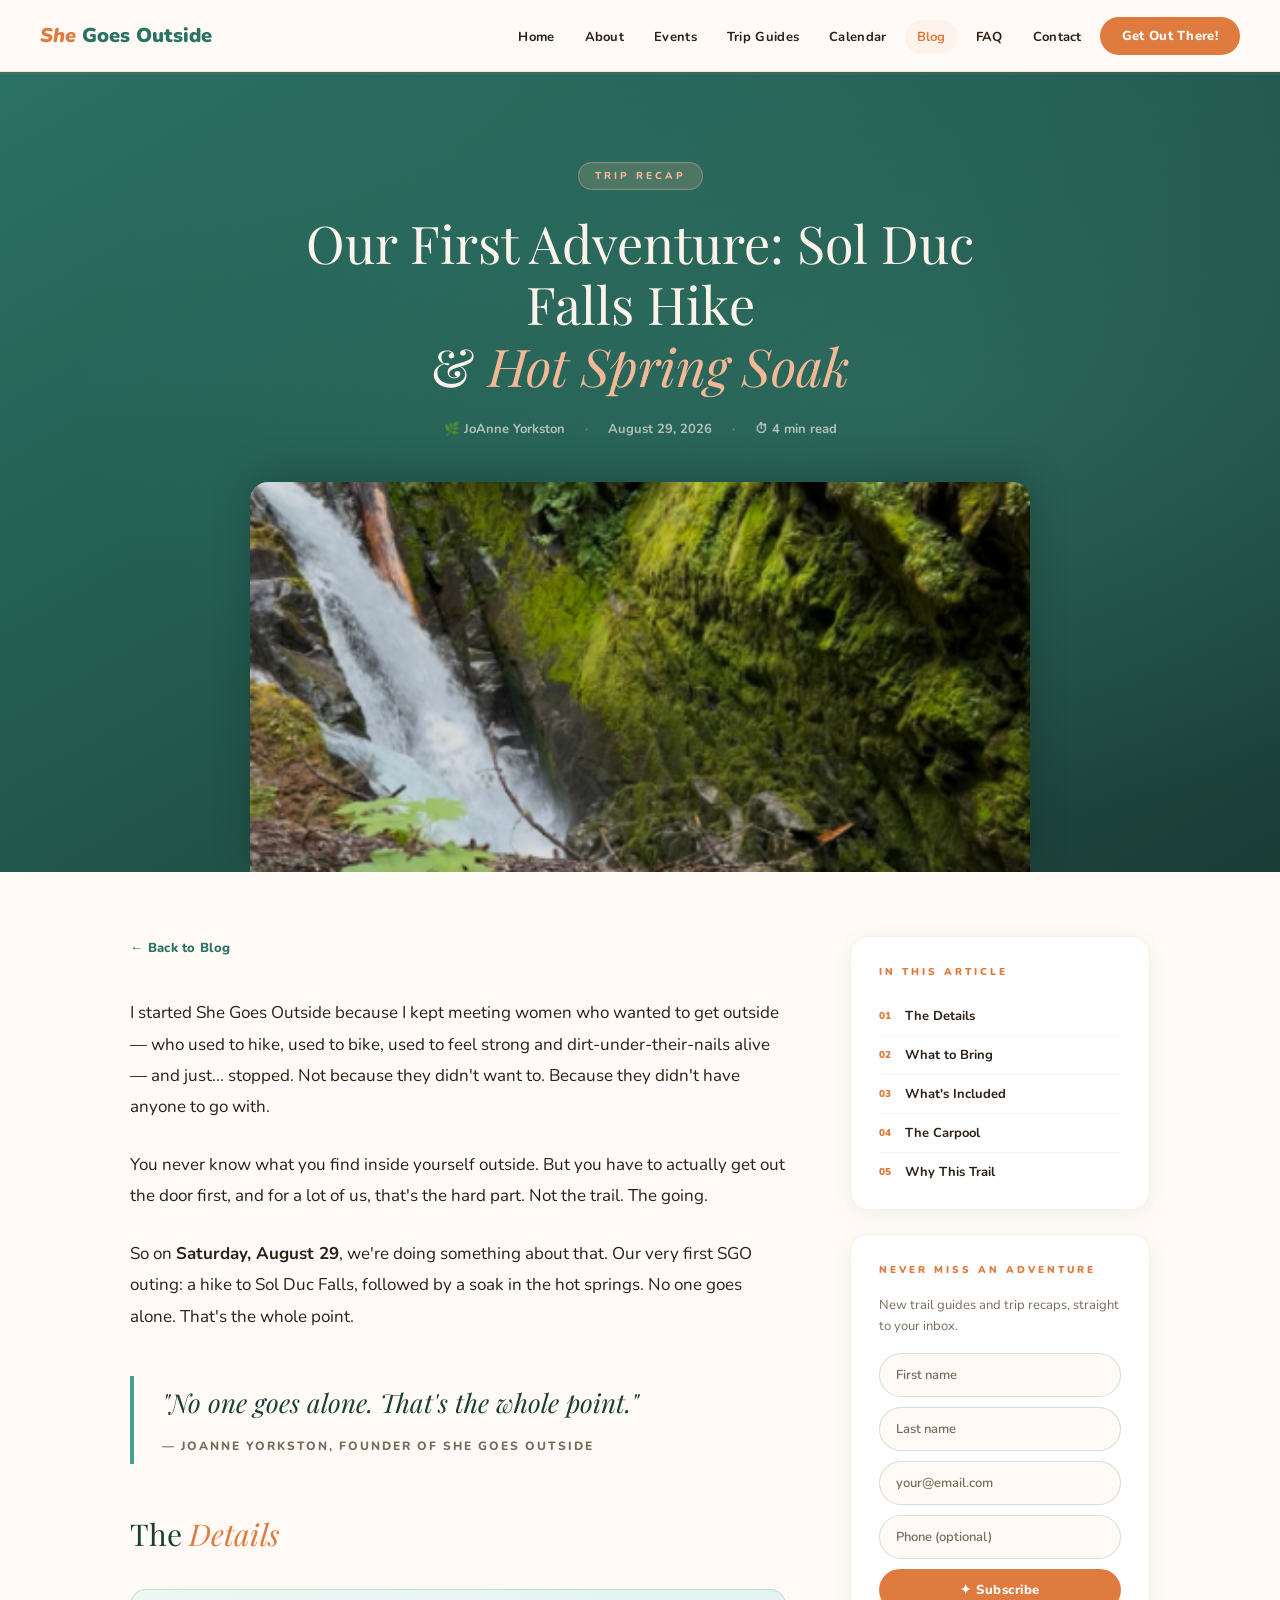
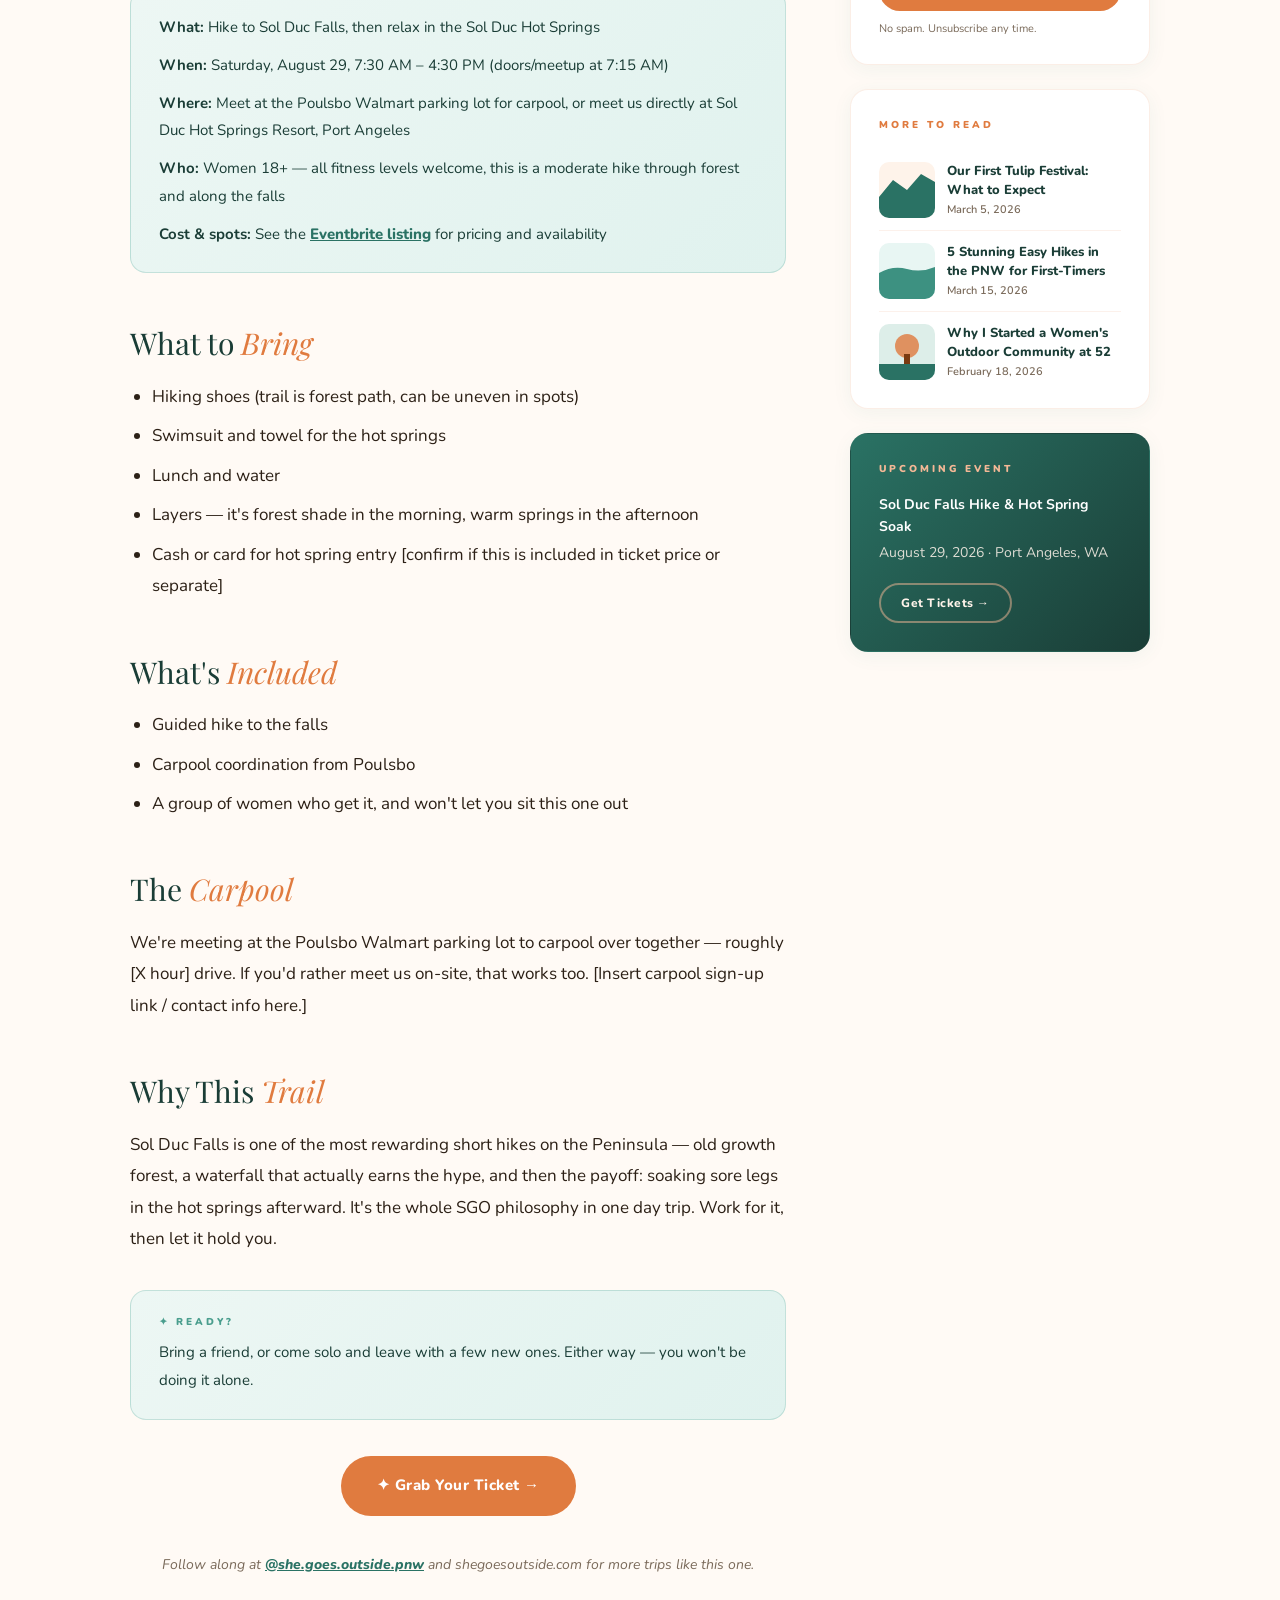
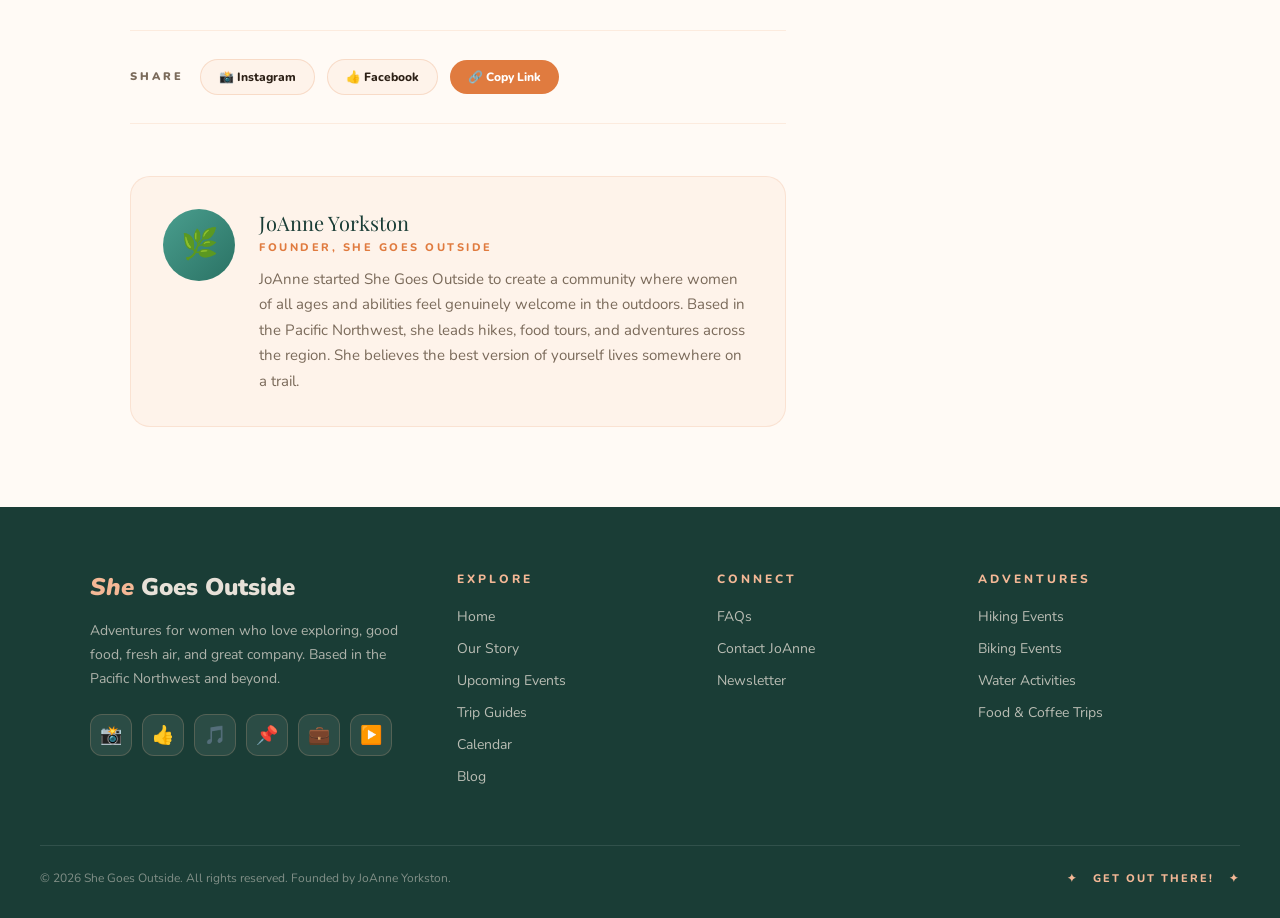
<file: sol-duc-falls-hike.html>
<!DOCTYPE html>
<html lang="en">
<head>
  <meta charset="UTF-8"/>
  <meta name="viewport" content="width=device-width, initial-scale=1.0"/>
  <title>Our First Adventure: Sol Duc Falls Hike & Hot Spring Soak — She Goes Outside</title>
  <meta name="description" content="Our very first SGO outing is here — a hike to Sol Duc Falls followed by a soak in the hot springs. No one goes alone. That's the whole point."/>
  <link href="https://fonts.googleapis.com/css2?family=Nunito:ital,wght@0,400;0,600;0,700;0,800;0,900;1,400;1,700;1,900&family=Playfair+Display:ital,wght@0,400;0,600;1,400;1,600&display=swap" rel="stylesheet"/>
  <link rel="stylesheet" href="css/styles.css"/>
  <style>

    /* ── ARTICLE HERO ── */
    .article-hero {
      background: linear-gradient(150deg, var(--forest) 0%, var(--pine) 100%);
      padding: 90px 40px 0;
      text-align: center;
      position: relative;
      overflow: hidden;
    }
    .article-hero::before {
      content: '';
      position: absolute; inset: 0;
      background: radial-gradient(ellipse at 70% 40%, rgba(74,158,142,0.25) 0%, transparent 65%);
      pointer-events: none;
    }
    .article-hero-inner {
      max-width: 780px;
      margin: 0 auto;
      position: relative;
    }
    .article-tag {
      display: inline-block;
      background: rgba(244,184,150,0.18);
      color: var(--peach);
      border: 1px solid rgba(244,184,150,0.35);
      font-size: 10px; font-weight: 800;
      letter-spacing: 3px; text-transform: uppercase;
      padding: 6px 16px; border-radius: 50px;
      margin-bottom: 22px;
    }
    .article-hero h1 {
      font-family: 'Playfair Display', serif;
      font-size: clamp(30px, 4.5vw, 52px);
      font-weight: 400;
      color: var(--warm-white);
      line-height: 1.18;
      margin-bottom: 24px;
    }
    .article-hero h1 em { font-style: italic; color: var(--peach); }
    .article-hero-meta {
      display: flex; align-items: center; justify-content: center;
      flex-wrap: wrap; gap: 6px 20px;
      margin-bottom: 44px;
    }
    .article-hero-meta span {
      font-size: 13px; font-weight: 700;
      color: rgba(254,243,234,0.65);
      display: flex; align-items: center; gap: 6px;
    }
    .article-hero-meta .dot { color: rgba(244,184,150,0.4); }
    .article-hero-img {
      width: 100%;
      max-width: 860px;
      margin: 0 auto;
      border-radius: 18px 18px 0 0;
      overflow: hidden;
      box-shadow: 0 -8px 40px rgba(0,0,0,0.2);
    }
    .article-hero-img svg { display: block; width: 100%; height: auto; }
    .article-hero-img img { display: block; width: 100%; height: auto; }

    /* ── ARTICLE BODY LAYOUT ── */
    .article-wrap {
      max-width: 1100px;
      margin: 0 auto;
      padding: 64px 40px 80px;
      display: grid;
      grid-template-columns: 1fr 300px;
      gap: 64px;
      align-items: start;
    }

    /* ── MAIN CONTENT ── */
    .article-content {
      min-width: 0;
    }
    .article-content p {
      font-size: 17px; line-height: 1.85;
      color: var(--text);
      margin-bottom: 26px;
    }
    .article-content h2 {
      font-family: 'Playfair Display', serif;
      font-size: clamp(22px, 2.5vw, 30px);
      font-weight: 400;
      color: var(--pine);
      margin: 52px 0 18px;
      line-height: 1.25;
    }
    .article-content h2 em { font-style: italic; color: var(--trek); }
    .article-content h3 {
      font-family: 'Nunito', sans-serif;
      font-size: 16px; font-weight: 900;
      color: var(--forest);
      text-transform: uppercase; letter-spacing: 1.5px;
      margin: 36px 0 12px;
    }
    .article-content ul {
      margin: 0 0 26px;
      padding-left: 22px;
    }
    .article-content ul li {
      font-size: 17px; line-height: 1.85;
      color: var(--text);
      margin-bottom: 8px;
    }

    /* Hike entry card */
    .hike-entry {
      background: var(--warm-white);
      border: 1.5px solid rgba(224,123,63,0.12);
      border-left: 4px solid var(--trek);
      border-radius: 0 14px 14px 0;
      padding: 24px 28px;
      margin: 32px 0;
    }
    .hike-number {
      font-size: 11px; font-weight: 900;
      letter-spacing: 3px; text-transform: uppercase;
      color: var(--trek); margin-bottom: 8px;
    }
    .hike-entry h2 {
      margin: 0 0 14px;
      font-size: clamp(20px, 2vw, 26px);
    }
    .hike-entry p { margin-bottom: 16px; }
    .hike-meta-row {
      display: flex; flex-wrap: wrap; gap: 8px;
      margin-top: 16px;
    }
    .hike-chip {
      background: white;
      border: 1.5px solid rgba(42,114,100,0.15);
      border-radius: 50px;
      padding: 5px 14px;
      font-size: 12px; font-weight: 800;
      color: var(--forest);
    }

    /* Pull quote */
    .pull-quote {
      border-left: 4px solid var(--teal);
      margin: 44px 0;
      padding: 8px 0 8px 28px;
    }
    .pull-quote blockquote {
      font-family: 'Playfair Display', serif;
      font-size: clamp(20px, 2.2vw, 26px);
      font-style: italic;
      font-weight: 400;
      color: var(--pine);
      line-height: 1.45;
      margin: 0 0 12px;
    }
    .pull-quote cite {
      font-size: 12px; font-weight: 800;
      letter-spacing: 2px; text-transform: uppercase;
      color: var(--muted); font-style: normal;
    }

    /* Inline illustration */
    .article-img {
      margin: 40px 0;
      border-radius: 16px;
      overflow: hidden;
      box-shadow: 0 4px 24px rgba(42,114,100,0.1);
    }
    .article-img svg { display: block; width: 100%; }
    .article-img figcaption {
      background: var(--warm-white);
      padding: 12px 20px;
      font-size: 13px; font-style: italic;
      color: var(--muted); font-weight: 600;
      border-top: 1px solid rgba(224,123,63,0.1);
    }

    /* Tip box */
    .tip-box {
      background: linear-gradient(135deg, #EDF7F4, #E0F2EE);
      border: 1.5px solid rgba(74,158,142,0.25);
      border-radius: 16px;
      padding: 24px 28px;
      margin: 36px 0;
    }
    .tip-box-label {
      font-size: 10px; font-weight: 900;
      letter-spacing: 3px; text-transform: uppercase;
      color: var(--teal); margin-bottom: 10px;
    }
    .tip-box p {
      margin: 0 0 10px;
      font-size: 15px; color: var(--pine);
    }
    .tip-box p:last-child { margin-bottom: 0; }

    /* Share bar */
    .article-share {
      display: flex; align-items: center; gap: 12px;
      padding: 28px 0;
      border-top: 1px solid rgba(224,123,63,0.12);
      border-bottom: 1px solid rgba(224,123,63,0.12);
      margin: 52px 0 0;
      flex-wrap: wrap;
    }
    .article-share-label {
      font-size: 11px; font-weight: 900;
      letter-spacing: 3px; text-transform: uppercase;
      color: var(--muted); margin-right: 4px;
    }
    .share-btn {
      display: inline-flex; align-items: center; gap: 6px;
      padding: 9px 18px; border-radius: 50px;
      font-size: 12px; font-weight: 800;
      text-decoration: none; cursor: pointer;
      transition: all 0.2s; border: none;
      font-family: 'Nunito', sans-serif;
    }
    .share-btn-ig  { background: var(--warm-white); color: var(--text); border: 1.5px solid rgba(224,123,63,0.2); }
    .share-btn-fb  { background: var(--warm-white); color: var(--text); border: 1.5px solid rgba(224,123,63,0.2); }
    .share-btn-copy{ background: var(--trek); color: white; }
    .share-btn:hover { transform: translateY(-2px); }

    /* Author bio */
    .author-bio {
      display: flex; gap: 24px; align-items: flex-start;
      background: var(--warm-white);
      border: 1.5px solid rgba(224,123,63,0.14);
      border-radius: 20px;
      padding: 32px;
      margin: 52px 0 0;
    }
    .author-avatar {
      width: 72px; height: 72px; flex-shrink: 0;
      border-radius: 50%;
      background: linear-gradient(135deg, var(--teal), var(--forest));
      display: flex; align-items: center; justify-content: center;
      font-size: 30px;
    }
    .author-bio-name {
      font-family: 'Playfair Display', serif;
      font-size: 20px; color: var(--pine);
      margin-bottom: 4px;
    }
    .author-bio-title {
      font-size: 11px; font-weight: 800;
      letter-spacing: 2.5px; text-transform: uppercase;
      color: var(--trek); margin-bottom: 12px;
    }
    .author-bio p { font-size: 15px; line-height: 1.7; color: var(--muted); margin: 0; }

    /* ── SIDEBAR ── */
    .article-sidebar {
      position: sticky;
      top: 92px;
    }
    .sidebar-card {
      background: white;
      border: 1.5px solid rgba(224,123,63,0.13);
      border-radius: 18px;
      padding: 28px;
      margin-bottom: 24px;
      box-shadow: 0 4px 20px rgba(42,114,100,0.06);
    }
    .sidebar-card-title {
      font-size: 10px; font-weight: 900;
      letter-spacing: 3px; text-transform: uppercase;
      color: var(--trek); margin-bottom: 18px;
    }

    /* Table of contents */
    .toc-list { list-style: none; }
    .toc-list li {
      border-bottom: 1px solid rgba(224,123,63,0.1);
      padding: 10px 0;
    }
    .toc-list li:last-child { border-bottom: none; padding-bottom: 0; }
    .toc-list a {
      text-decoration: none; color: var(--text);
      font-size: 13px; font-weight: 700;
      display: flex; align-items: center; gap: 8px;
      transition: color 0.2s;
    }
    .toc-list a:hover { color: var(--trek); }
    .toc-num {
      font-size: 10px; font-weight: 900;
      color: var(--trek); min-width: 18px;
    }

    /* Sidebar newsletter */
    .sidebar-newsletter input[type="email"],
    .sidebar-newsletter input[type="text"],
    .sidebar-newsletter input[type="tel"] {
      width: 100%;
      padding: 12px 16px;
      border: 1.5px solid rgba(42,114,100,0.2);
      border-radius: 50px;
      font-family: 'Nunito', sans-serif;
      font-size: 13px; font-weight: 600;
      color: var(--text); background: var(--cream);
      outline: none; margin-bottom: 10px;
      box-sizing: border-box;
      transition: border-color 0.2s;
    }
    .sidebar-newsletter input[type="email"]:focus,
    .sidebar-newsletter input[type="text"]:focus,
    .sidebar-newsletter input[type="tel"]:focus { border-color: var(--teal); }
    .sidebar-newsletter input::placeholder { color: var(--muted); }
    .sidebar-newsletter .btn { width: 100%; text-align: center; display: block; padding: 12px; font-size: 13px; }
    .sidebar-newsletter p { font-size: 11px; color: var(--muted); margin-top: 10px; }

    /* Related posts */
    .related-post {
      display: flex; gap: 12px; align-items: center;
      padding: 12px 0;
      border-bottom: 1px solid rgba(224,123,63,0.1);
      text-decoration: none;
      transition: opacity 0.2s;
    }
    .related-post:last-child { border-bottom: none; padding-bottom: 0; }
    .related-post:hover { opacity: 0.75; }
    .related-post-thumb {
      width: 56px; height: 56px; flex-shrink: 0;
      border-radius: 10px; overflow: hidden;
    }
    .related-post-thumb svg { width: 100%; height: 100%; }
    .related-post-title {
      font-size: 13px; font-weight: 800;
      color: var(--pine); line-height: 1.4;
    }
    .related-post-date {
      font-size: 11px; color: var(--muted);
      font-weight: 600; margin-top: 3px;
    }

    /* Back to blog */
    .article-back {
      display: inline-flex; align-items: center; gap: 8px;
      font-size: 13px; font-weight: 800;
      color: var(--forest); text-decoration: none;
      letter-spacing: 0.3px; transition: color 0.2s;
      margin-bottom: 40px;
    }
    .article-back:hover { color: var(--trek); }

    /* Progress bar */
    .reading-progress {
      position: fixed; top: 72px; left: 0; right: 0;
      height: 3px; background: rgba(224,123,63,0.1);
      z-index: 99;
    }
    .reading-progress-bar {
      height: 100%; width: 0%;
      background: linear-gradient(90deg, var(--trek), var(--teal));
      transition: width 0.1s linear;
    }

    /* ── RESPONSIVE ── */
    @media (max-width: 900px) {
      .article-wrap {
        grid-template-columns: 1fr;
        gap: 0;
        padding: 48px 24px 60px;
      }
      .article-sidebar { position: static; }
      .article-hero { padding: 72px 24px 0; }
    }
    @media (max-width: 600px) {
      .author-bio { flex-direction: column; }
      .article-hero { padding: 60px 20px 0; }
      .article-wrap { padding: 36px 20px 48px; }
    }
  </style>
</head>
<body>

<!-- Reading progress bar -->
<div class="reading-progress"><div class="reading-progress-bar" id="progress-bar"></div></div>

<!-- ─── NAV ─── -->
<nav>
  <a class="nav-logo" href="index.html">
    <div class="nav-logo-text"><span class="she">She</span><span class="rest"> Goes Outside</span></div>
  </a>
  <button class="nav-hamburger" aria-label="Toggle menu"><span></span><span></span><span></span></button>
  <ul class="nav-links">
    <li><a href="index.html">Home</a></li>
    <li><a href="about.html">About</a></li>
    <li><a href="events.html">Events</a></li>
    <li><a href="guides.html">Trip Guides</a></li>
    <li><a href="mocktails-calendar.html">Calendar</a></li>
    <li><a href="blog.html" class="active">Blog</a></li>
    <li><a href="faq.html">FAQ</a></li>
    <li><a href="contact.html">Contact</a></li>
    <li><a href="events.html" class="btn nav-cta">Get Out There!</a></li>
  </ul>
</nav>

<div class="page-body">

  <!-- ─── HERO ─── -->
  <div class="article-hero">
    <div class="article-hero-inner">
      <div class="article-tag">Trip Recap</div>
      <h1>Our First Adventure: Sol Duc Falls Hike<br>&amp; <em>Hot Spring Soak</em></h1>
      <div class="article-hero-meta">
        <span>🌿 JoAnne Yorkston</span>
        <span class="dot">·</span>
        <span>August 29, 2026</span>
        <span class="dot">·</span>
        <span>⏱ 4 min read</span>
      </div>
      <!-- Hero image -->
      <div class="article-hero-img">
        <img src="assets/images/solduc.png" alt="Hikers on the forested trail to Sol Duc Falls"/>
      </div>
    </div>
  </div>

  <!-- ─── ARTICLE BODY + SIDEBAR ─── -->
  <div class="article-wrap">

    <!-- Main content -->
    <article class="article-content">

      <a class="article-back" href="blog.html">← Back to Blog</a>

      <p>I started She Goes Outside because I kept meeting women who wanted to get outside — who used to hike, used to bike, used to feel strong and dirt-under-their-nails alive — and just... stopped. Not because they didn't want to. Because they didn't have anyone to go with.</p>

      <p>You never know what you find inside yourself outside. But you have to actually get out the door first, and for a lot of us, that's the hard part. Not the trail. The going.</p>

      <p>So on <strong>Saturday, August 29</strong>, we're doing something about that. Our very first SGO outing: a hike to Sol Duc Falls, followed by a soak in the hot springs. No one goes alone. That's the whole point.</p>

      <div class="pull-quote">
        <blockquote>"No one goes alone. That's the whole point."</blockquote>
        <cite>— JoAnne Yorkston, Founder of She Goes Outside</cite>
      </div>

      <h2 id="the-details">The <em>Details</em></h2>
      <div class="tip-box">
        <p><strong>What:</strong> Hike to Sol Duc Falls, then relax in the Sol Duc Hot Springs</p>
        <p><strong>When:</strong> Saturday, August 29, 7:30 AM – 4:30 PM (doors/meetup at 7:15 AM)</p>
        <p><strong>Where:</strong> Meet at the Poulsbo Walmart parking lot for carpool, or meet us directly at Sol Duc Hot Springs Resort, Port Angeles</p>
        <p><strong>Who:</strong> Women 18+ — all fitness levels welcome, this is a moderate hike through forest and along the falls</p>
        <p><strong>Cost &amp; spots:</strong> See the <a href="https://www.eventbrite.com/e/sol-duc-falls-hike-and-hot-spring-soak-tickets-1995026934265" target="_blank" rel="noopener" style="color:var(--forest);font-weight:800;">Eventbrite listing</a> for pricing and availability</p>
      </div>

      <h2 id="what-to-bring">What to <em>Bring</em></h2>
      <ul>
        <li>Hiking shoes (trail is forest path, can be uneven in spots)</li>
        <li>Swimsuit and towel for the hot springs</li>
        <li>Lunch and water</li>
        <li>Layers — it's forest shade in the morning, warm springs in the afternoon</li>
        <li>Cash or card for hot spring entry [confirm if this is included in ticket price or separate]</li>
      </ul>

      <h2 id="whats-included">What's <em>Included</em></h2>
      <ul>
        <li>Guided hike to the falls</li>
        <li>Carpool coordination from Poulsbo</li>
        <li>A group of women who get it, and won't let you sit this one out</li>
      </ul>

      <h2 id="the-carpool">The <em>Carpool</em></h2>
      <p>We're meeting at the Poulsbo Walmart parking lot to carpool over together — roughly [X hour] drive. If you'd rather meet us on-site, that works too. [Insert carpool sign-up link / contact info here.]</p>

      <h2 id="why-this-trail">Why This <em>Trail</em></h2>
      <p>Sol Duc Falls is one of the most rewarding short hikes on the Peninsula — old growth forest, a waterfall that actually earns the hype, and then the payoff: soaking sore legs in the hot springs afterward. It's the whole SGO philosophy in one day trip. Work for it, then let it hold you.</p>

      <div class="tip-box">
        <div class="tip-box-label">✦ Ready?</div>
        <p>Bring a friend, or come solo and leave with a few new ones. Either way — you won't be doing it alone.</p>
      </div>

      <p style="text-align:center;margin:36px 0;">
        <a class="btn btn-primary" href="https://www.eventbrite.com/e/sol-duc-falls-hike-and-hot-spring-soak-tickets-1995026934265" target="_blank" rel="noopener" style="padding:16px 36px;font-size:15px;">✦ Grab Your Ticket →</a>
      </p>

      <p style="text-align:center;font-size:14px;color:var(--muted);font-style:italic;">Follow along at <a href="#" style="color:var(--forest);font-weight:800;">@she.goes.outside.pnw</a> and shegoesoutside.com for more trips like this one.</p>

      <!-- Share bar -->
      <div class="article-share">
        <span class="article-share-label">Share</span>
        <a class="share-btn share-btn-ig" href="#" title="Share on Instagram">📸 Instagram</a>
        <a class="share-btn share-btn-fb" href="#" title="Share on Facebook">👍 Facebook</a>
        <button class="share-btn share-btn-copy" onclick="copyLink()" id="copy-btn">🔗 Copy Link</button>
      </div>

      <!-- Author bio -->
      <div class="author-bio">
        <div class="author-avatar">🌿</div>
        <div>
          <div class="author-bio-name">JoAnne Yorkston</div>
          <div class="author-bio-title">Founder, She Goes Outside</div>
          <p>JoAnne started She Goes Outside to create a community where women of all ages and abilities feel genuinely welcome in the outdoors. Based in the Pacific Northwest, she leads hikes, food tours, and adventures across the region. She believes the best version of yourself lives somewhere on a trail.</p>
        </div>
      </div>

    </article>

    <!-- ─── SIDEBAR ─── -->
    <aside class="article-sidebar">

      <!-- Table of contents -->
      <div class="sidebar-card">
        <div class="sidebar-card-title">In this article</div>
        <ul class="toc-list">
          <li><a href="#the-details"><span class="toc-num">01</span> The Details</a></li>
          <li><a href="#what-to-bring"><span class="toc-num">02</span> What to Bring</a></li>
          <li><a href="#whats-included"><span class="toc-num">03</span> What's Included</a></li>
          <li><a href="#the-carpool"><span class="toc-num">04</span> The Carpool</a></li>
          <li><a href="#why-this-trail"><span class="toc-num">05</span> Why This Trail</a></li>
        </ul>
      </div>

      <!-- Newsletter -->
      <div class="sidebar-card sidebar-newsletter">
        <div class="sidebar-card-title">Never miss an adventure</div>
        <p style="font-size:13px;color:var(--muted);margin-bottom:16px;line-height:1.6;">New trail guides and trip recaps, straight to your inbox.</p>
        <form action="https://shegoesoutside.us7.list-manage.com/subscribe/post?u=53dd364eebef9bcb077e119a5&id=f7981cda91&f_id=007b98e0f0" method="POST" novalidate target="_blank">
          <div style="position:absolute;left:-5000px;" aria-hidden="true">
            <input type="text" name="b_53dd364eebef9bcb077e119a5_f7981cda91" tabindex="-1" value="">
          </div>
          <input type="text" name="FNAME" placeholder="First name" autocomplete="given-name" required/>
          <input type="text" name="LNAME" placeholder="Last name" autocomplete="family-name" required/>
          <input type="email" name="EMAIL" placeholder="your@email.com" autocomplete="email" required/>
          <input type="tel" name="PHONE" placeholder="Phone (optional)" autocomplete="tel"/>
          <button type="submit" class="btn btn-primary">✦ Subscribe</button>
        </form>
        <p>No spam. Unsubscribe any time.</p>
      </div>

      <!-- Related posts -->
      <div class="sidebar-card">
        <div class="sidebar-card-title">More to read</div>
        <a class="related-post" href="blog.html">
          <div class="related-post-thumb">
            <svg viewBox="0 0 56 56" xmlns="http://www.w3.org/2000/svg">
              <rect width="56" height="56" fill="#FEF3EA"/>
              <path d="M0 35 L14 18 L28 28 L42 12 L56 20 L56 56 L0 56Z" fill="#2A7264"/>
            </svg>
          </div>
          <div>
            <div class="related-post-title">Our First Tulip Festival: What to Expect</div>
            <div class="related-post-date">March 5, 2026</div>
          </div>
        </a>
        <a class="related-post" href="article-template.html">
          <div class="related-post-thumb">
            <svg viewBox="0 0 56 56" xmlns="http://www.w3.org/2000/svg">
              <rect width="56" height="56" fill="#E8F6F3"/>
              <path d="M0 30 Q14 22 28 26 Q42 30 56 24 L56 56 L0 56Z" fill="#3D9181"/>
            </svg>
          </div>
          <div>
            <div class="related-post-title">5 Stunning Easy Hikes in the PNW for First-Timers</div>
            <div class="related-post-date">March 15, 2026</div>
          </div>
        </a>
        <a class="related-post" href="blog.html">
          <div class="related-post-thumb">
            <svg viewBox="0 0 56 56" xmlns="http://www.w3.org/2000/svg">
              <rect width="56" height="56" fill="#DDEEE9"/>
              <circle cx="28" cy="22" r="12" fill="#E07B3F" opacity="0.8"/>
              <rect x="25" y="30" width="6" height="14" fill="#7A3A10"/>
              <rect x="0" y="40" width="56" height="16" fill="#2A7264"/>
            </svg>
          </div>
          <div>
            <div class="related-post-title">Why I Started a Women's Outdoor Community at 52</div>
            <div class="related-post-date">February 18, 2026</div>
          </div>
        </a>
      </div>

      <!-- Upcoming event CTA -->
      <div class="sidebar-card" style="background:linear-gradient(135deg,var(--forest),var(--pine));border-color:transparent;">
        <div class="sidebar-card-title" style="color:var(--peach);">Upcoming Event</div>
        <p style="font-size:14px;color:rgba(254,243,234,0.85);line-height:1.6;margin-bottom:18px;">
          <strong style="color:white;display:block;margin-bottom:4px;">Sol Duc Falls Hike &amp; Hot Spring Soak</strong>
          August 29, 2026 · Port Angeles, WA
        </p>
        <a href="https://www.eventbrite.com/e/sol-duc-falls-hike-and-hot-spring-soak-tickets-1995026934265" target="_blank" rel="noopener" class="btn btn-outline" style="font-size:12px;padding:10px 20px;">Get Tickets →</a>
      </div>

    </aside>
  </div><!-- /article-wrap -->

</div><!-- /page-body -->

<!-- ─── FOOTER ─── -->
<footer>
  <div class="footer-inner">
    <div class="footer-brand">
      <span class="logo"><span class="she">She</span><span class="rest"> Goes Outside</span></span>
      <p>Adventures for women who love exploring, good food, fresh air, and great company. Based in the Pacific Northwest and beyond.</p>
      <div class="social-links">
        <a class="social-link" href="#" title="Instagram">📸</a>
        <a class="social-link" href="https://www.facebook.com/profile.php?id=61592298425720" title="Facebook" target="_blank" rel="noopener">👍</a>
        <a class="social-link" href="#" title="TikTok">🎵</a>
        <a class="social-link" href="#" title="Pinterest">📌</a>
        <a class="social-link" href="#" title="LinkedIn">💼</a>
        <a class="social-link" href="#" title="YouTube">▶️</a>
      </div>
    </div>
    <div class="footer-col"><h5>Explore</h5><ul><li><a href="index.html">Home</a></li><li><a href="about.html">Our Story</a></li><li><a href="events.html">Upcoming Events</a></li><li><a href="guides.html">Trip Guides</a></li><li><a href="calendar.html">Calendar</a></li><li><a href="blog.html">Blog</a></li></ul></div>
    <div class="footer-col"><h5>Connect</h5><ul><li><a href="faq.html">FAQs</a></li><li><a href="contact.html">Contact JoAnne</a></li><li><a href="#">Newsletter</a></li></ul></div>
    <div class="footer-col"><h5>Adventures</h5><ul><li><a href="events.html">Hiking Events</a></li><li><a href="events.html">Biking Events</a></li><li><a href="events.html">Water Activities</a></li><li><a href="events.html">Food &amp; Coffee Trips</a></li></ul></div>
  </div>
  <div class="footer-bottom">
    <span>© 2026 She Goes Outside. All rights reserved. Founded by JoAnne Yorkston.</span>
    <span class="tagline">✦ &nbsp; Get Out There! &nbsp; ✦</span>
  </div>
</footer>

<script src="js/main.js"></script>
<script>
  // Reading progress bar
  window.addEventListener('scroll', function() {
    const docHeight = document.documentElement.scrollHeight - window.innerHeight;
    const scrolled  = (window.scrollY / docHeight) * 100;
    document.getElementById('progress-bar').style.width = scrolled + '%';
  });

  // Copy link button
  function copyLink() {
    navigator.clipboard.writeText(window.location.href).then(function() {
      const btn = document.getElementById('copy-btn');
      btn.textContent = '✓ Copied!';
      btn.style.background = 'var(--forest)';
      setTimeout(function() {
        btn.textContent = '🔗 Copy Link';
        btn.style.background = '';
      }, 2000);
    });
  }
</script>
</body>
</html>
</file>
<file: css/styles.css>
/* ============================================================
   SHE GOES OUTSIDE — Global Stylesheet
   ============================================================ */

:root {
  --trek:       #E07B3F;
  --peach:      #F4B896;
  --bloom:      #F9C89A;
  --teal:       #4A9E8E;
  --forest:     #2A7264;
  --pine:       #1A3D36;
  --cream:      #FFFAF5;
  --warm-white: #FEF3EA;
  --text:       #2C2016;
  --muted:      #7A6A5A;
}

* { margin: 0; padding: 0; box-sizing: border-box; }

body {
  font-family: 'Nunito', sans-serif;
  background: var(--cream);
  color: var(--text);
  overflow-x: hidden;
}

/* ─── TYPOGRAPHY ─── */
h1, h2, h3 {
  font-family: 'Playfair Display', serif;
}

/* ─── NAVIGATION ─── */
nav {
  position: fixed; top: 0; left: 0; right: 0; z-index: 100;
  background: rgba(255,250,245,0.96);
  backdrop-filter: blur(8px);
  border-bottom: 1px solid rgba(224,123,63,0.15);
  display: flex; align-items: center; justify-content: space-between;
  padding: 0 40px;
  height: 72px;
}

.nav-logo {
  display: flex; align-items: center; gap: 12px;
  text-decoration: none;
}
.nav-logo-text {
  font-size: 20px; font-weight: 900;
  font-family: 'Nunito', sans-serif;
}
.nav-logo-text .she  { color: var(--trek); font-style: italic; }
.nav-logo-text .rest { color: var(--forest); }

.nav-links {
  display: flex; gap: 6px; list-style: none; align-items: center;
}
.nav-links a {
  text-decoration: none; color: var(--text);
  font-size: 13px; font-weight: 700;
  padding: 8px 12px; border-radius: 20px;
  transition: all 0.2s;
  letter-spacing: 0.3px;
}
.nav-links a:hover,
.nav-links a.active {
  background: var(--warm-white);
  color: var(--trek);
}
.nav-cta {
  background: var(--trek) !important;
  color: white !important;
  padding: 10px 22px !important;
  border-radius: 50px !important;
  font-weight: 800 !important;
}
.nav-cta:hover { background: var(--forest) !important; }

/* Hamburger (mobile) */
.nav-hamburger {
  display: none;
  flex-direction: column; gap: 5px; cursor: pointer;
  background: none; border: none; padding: 4px;
}
.nav-hamburger span {
  display: block; width: 24px; height: 2px;
  background: var(--pine); border-radius: 2px;
  transition: all 0.3s;
}

/* ─── PAGE WRAPPER ─── */
.page-body { padding-top: 72px; }

/* ─── SHARED SECTION STYLES ─── */
section { padding: 90px 40px; }
.section-inner { max-width: 1100px; margin: 0 auto; }

.section-eyebrow {
  font-size: 11px; letter-spacing: 5px; text-transform: uppercase;
  color: var(--trek); font-weight: 800; margin-bottom: 16px;
}
.section-title {
  font-family: 'Playfair Display', serif;
  font-size: clamp(32px, 4vw, 52px);
  font-weight: 400;
  color: var(--pine);
  line-height: 1.15;
  margin-bottom: 20px;
}
.section-title em { font-style: italic; color: var(--trek); }
.section-body {
  font-size: 17px; line-height: 1.8; color: var(--muted);
  max-width: 640px;
}

/* ─── PAGE HERO BANNER ─── */
.page-hero {
  background: linear-gradient(135deg, var(--forest) 0%, var(--pine) 100%);
  padding: 80px 40px 60px;
  text-align: center;
}
.page-hero .section-title { color: var(--warm-white); margin-bottom: 16px; }
.page-hero .section-eyebrow { color: var(--peach); }
.page-hero p {
  color: rgba(254,243,234,0.75); font-size: 17px;
  max-width: 560px; margin: 0 auto;
}

/* ─── BUTTONS ─── */
.btn {
  display: inline-block;
  padding: 15px 36px;
  border-radius: 50px;
  font-size: 14px; font-weight: 800;
  text-decoration: none;
  cursor: pointer;
  transition: all 0.25s;
  letter-spacing: 0.5px;
  border: none;
  font-family: 'Nunito', sans-serif;
}
.btn-primary { background: var(--trek); color: white; }
.btn-primary:hover { background: var(--forest); transform: translateY(-2px); }
.btn-outline {
  background: transparent; color: var(--warm-white);
  border: 2px solid rgba(244,184,150,0.5);
}
.btn-outline:hover { border-color: var(--peach); color: var(--peach); transform: translateY(-2px); }
.btn-teal { background: var(--teal); color: white; }
.btn-teal:hover { background: var(--forest); transform: translateY(-2px); }

/* ─── EVENT CARDS ─── */
.event-card {
  background: white;
  border-radius: 20px;
  overflow: hidden;
  box-shadow: 0 4px 20px rgba(26,61,54,0.08);
  transition: transform 0.25s, box-shadow 0.25s;
  border: 1px solid rgba(74,158,142,0.1);
}
.event-card:hover {
  transform: translateY(-6px);
  box-shadow: 0 16px 48px rgba(224,123,63,0.15);
}
.event-img {
  height: 200px; position: relative; overflow: hidden;
}
.event-img svg { width: 100%; height: 100%; }
.event-badge {
  position: absolute; top: 16px; left: 16px;
  background: var(--trek); color: white;
  font-size: 11px; font-weight: 800; letter-spacing: 2px; text-transform: uppercase;
  padding: 6px 14px; border-radius: 50px;
}
.event-body { padding: 24px; }
.event-date {
  font-size: 12px; font-weight: 800; letter-spacing: 2px; text-transform: uppercase;
  color: var(--teal); margin-bottom: 8px;
}
.event-title  { font-size: 19px; font-weight: 900; color: var(--pine); margin-bottom: 10px; }
.event-desc   { font-size: 14px; line-height: 1.7; color: var(--muted); margin-bottom: 20px; }
.event-meta   {
  display: flex; gap: 16px; margin-bottom: 20px;
  font-size: 12px; color: var(--muted); font-weight: 700; flex-wrap: wrap;
}

/* ─── NEWSLETTER BANNER ─── */
.newsletter-banner {
  background: linear-gradient(135deg, var(--trek) 0%, var(--forest) 100%);
  padding: 64px 40px; text-align: center;
}
.newsletter-banner h3 {
  font-family: 'Playfair Display', serif;
  font-size: 38px; font-weight: 400; color: white; margin-bottom: 12px;
}
.newsletter-banner h3 em { font-style: italic; color: var(--bloom); }
.newsletter-banner p { color: rgba(255,255,255,0.8); font-size: 16px; margin-bottom: 32px; }
.newsletter-form {
  display: flex; gap: 12px; justify-content: center; flex-wrap: wrap;
  max-width: 480px; margin: 0 auto;
}
.newsletter-form input {
  flex: 1; min-width: 220px; padding: 14px 20px;
  border-radius: 50px; border: none;
  font-size: 15px; font-family: 'Nunito', sans-serif;
  background: rgba(255,255,255,0.15); color: white;
  outline: none; backdrop-filter: blur(8px);
}
.newsletter-form input::placeholder { color: rgba(255,255,255,0.6); }
.newsletter-form input:focus { background: rgba(255,255,255,0.22); }
.newsletter-form .btn { background: white; color: var(--trek); padding: 14px 28px; }
.newsletter-form .btn:hover { background: var(--bloom); }

/* ─── FOOTER ─── */
footer {
  background: var(--pine);
  padding: 64px 40px 32px;
  color: rgba(254,243,234,0.75);
}
.footer-inner {
  max-width: 1100px; margin: 0 auto;
  display: grid; grid-template-columns: 1.5fr 1fr 1fr 1fr;
  gap: 48px; margin-bottom: 48px;
}
.footer-brand .logo {
  font-size: 24px; font-weight: 900; margin-bottom: 16px; display: block;
  font-family: 'Nunito', sans-serif;
}
.footer-brand .logo .she  { color: var(--peach); font-style: italic; }
.footer-brand .logo .rest { color: rgba(254,243,234,0.9); }
.footer-brand p {
  font-size: 14px; line-height: 1.7; margin-bottom: 24px;
  color: rgba(254,243,234,0.65);
}
.footer-col h5 {
  font-size: 12px; font-weight: 800; letter-spacing: 3px; text-transform: uppercase;
  color: var(--peach); margin-bottom: 18px;
  font-family: 'Nunito', sans-serif;
}
.footer-col ul { list-style: none; }
.footer-col ul li { margin-bottom: 10px; }
.footer-col ul li a {
  color: rgba(254,243,234,0.7); text-decoration: none;
  font-size: 14px; transition: color 0.2s;
}
.footer-col ul li a:hover { color: var(--peach); }
.footer-bottom {
  border-top: 1px solid rgba(255,255,255,0.1);
  padding-top: 24px;
  display: flex; align-items: center; justify-content: space-between;
  font-size: 12px; color: rgba(254,243,234,0.45);
  flex-wrap: wrap; gap: 12px;
}
.footer-bottom .tagline {
  color: var(--peach); font-weight: 800;
  letter-spacing: 2px; font-size: 11px; text-transform: uppercase;
}

/* ─── SOCIAL LINKS ─── */
.social-links { display: flex; gap: 10px; flex-wrap: wrap; margin-top: 16px; }
.social-link {
  width: 42px; height: 42px; border-radius: 12px;
  background: rgba(255,255,255,0.08);
  border: 1px solid rgba(244,184,150,0.2);
  display: flex; align-items: center; justify-content: center;
  font-size: 18px; text-decoration: none; transition: all 0.2s; cursor: pointer;
  color: var(--peach);
}
.social-link:hover { background: var(--trek); transform: translateY(-3px); }

/* ─── PILLARS / VALUE CARDS ─── */
.pillars {
  display: grid; grid-template-columns: repeat(auto-fit, minmax(220px, 1fr));
  gap: 32px; margin-top: 60px;
}
.pillar {
  background: white; border-radius: 20px; padding: 36px 28px;
  box-shadow: 0 4px 24px rgba(42,114,100,0.07);
  border: 1px solid rgba(244,184,150,0.3);
  transition: transform 0.25s, box-shadow 0.25s;
}
.pillar:hover { transform: translateY(-6px); box-shadow: 0 12px 40px rgba(224,123,63,0.13); }
.pillar-icon  { font-size: 36px; margin-bottom: 18px; }
.pillar-title { font-size: 17px; font-weight: 800; color: var(--pine); margin-bottom: 10px; }
.pillar-body  { font-size: 14px; line-height: 1.7; color: var(--muted); }

/* ─── TESTIMONIALS ─── */
.testimonials-section { background: var(--pine); }
.testimonials-section .section-title   { color: var(--warm-white); }
.testimonials-section .section-eyebrow { color: var(--peach); }
.testimonials-grid {
  display: grid; grid-template-columns: repeat(auto-fit, minmax(280px, 1fr));
  gap: 24px; margin-top: 52px;
}
.testimonial-card {
  background: rgba(255,255,255,0.07);
  border: 1px solid rgba(244,184,150,0.2);
  border-radius: 20px; padding: 32px;
}
.testimonial-quote {
  font-family: 'Playfair Display', serif;
  font-size: 16px; font-style: italic; line-height: 1.75;
  color: rgba(254,243,234,0.9); margin-bottom: 20px;
}
.testimonial-author { font-size: 13px; font-weight: 800; color: var(--peach); letter-spacing: 1px; }
.stars { color: var(--bloom); font-size: 13px; margin-bottom: 14px; }

/* ─── FILTER BAR ─── */
.filter-bar {
  padding: 32px 40px;
  background: white; border-bottom: 1px solid rgba(224,123,63,0.1);
  display: flex; gap: 12px; flex-wrap: wrap; align-items: center;
}
.filter-btn {
  padding: 9px 20px; border-radius: 50px;
  font-size: 13px; font-weight: 700; cursor: pointer;
  border: 2px solid rgba(74,158,142,0.3);
  background: transparent; color: var(--forest);
  transition: all 0.2s;
  font-family: 'Nunito', sans-serif;
}
.filter-btn:hover,
.filter-btn.active { background: var(--teal); color: white; border-color: var(--teal); }

/* ─── EVENTS GRIDS ─── */
.events-grid {
  display: grid; grid-template-columns: repeat(auto-fill, minmax(300px, 1fr));
  gap: 28px; margin-top: 52px;
}
.events-page-grid {
  max-width: 1200px; margin: 0 auto;
  display: grid; grid-template-columns: repeat(auto-fill, minmax(320px, 1fr));
  gap: 32px; padding: 52px 40px;
}

/* ─── BLOG ─── */
.blog-grid {
  max-width: 1100px; margin: 0 auto;
  display: grid; grid-template-columns: repeat(auto-fill, minmax(320px, 1fr));
  gap: 32px; padding: 52px 40px;
}
.blog-card {
  background: white; border-radius: 20px; overflow: hidden;
  box-shadow: 0 4px 20px rgba(26,61,54,0.07);
  transition: transform 0.25s, box-shadow 0.25s;
}
.blog-card:hover { transform: translateY(-6px); box-shadow: 0 16px 40px rgba(224,123,63,0.12); }
.blog-img { height: 220px; position: relative; overflow: hidden; }
.blog-img svg { width: 100%; height: 100%; }
.blog-tag {
  position: absolute; bottom: 14px; left: 14px;
  background: var(--forest); color: white;
  font-size: 10px; font-weight: 800; letter-spacing: 2px; text-transform: uppercase;
  padding: 5px 12px; border-radius: 50px;
}
.blog-body    { padding: 26px; }
.blog-date    { font-size: 11px; font-weight: 800; color: var(--teal); letter-spacing: 2px; text-transform: uppercase; margin-bottom: 10px; }
.blog-title   { font-family: 'Playfair Display', serif; font-size: 21px; color: var(--pine); margin-bottom: 12px; line-height: 1.3; }
.blog-card a.blog-card-link { text-decoration: none; color: inherit; display: block; }
.blog-card a.blog-card-link .blog-title { transition: color 0.2s; }
.blog-card a.blog-card-link:hover .blog-title { color: var(--trek); }
.blog-excerpt { font-size: 14px; line-height: 1.7; color: var(--muted); margin-bottom: 20px; }
.blog-author  { display: flex; align-items: center; gap: 10px; }
.blog-avatar  { width: 32px; height: 32px; border-radius: 50%; background: var(--peach); display: flex; align-items: center; justify-content: center; font-size: 14px; }
.blog-author-name { font-size: 13px; font-weight: 700; color: var(--pine); }

/* ─── FAQ ─── */
.faq-wrap { max-width: 760px; margin: 0 auto; padding: 52px 40px; }
.faq-item { border-bottom: 1px solid rgba(224,123,63,0.15); padding: 24px 0; }
.faq-q {
  font-size: 17px; font-weight: 800; color: var(--pine);
  cursor: pointer; display: flex; justify-content: space-between; align-items: center; gap: 16px;
}
.faq-q .toggle {
  width: 28px; height: 28px; border-radius: 50%;
  background: var(--warm-white); border: 2px solid var(--peach);
  display: flex; align-items: center; justify-content: center;
  font-size: 16px; color: var(--trek); font-weight: 900;
  flex-shrink: 0; transition: all 0.2s;
}
.faq-item.open .toggle { background: var(--trek); color: white; border-color: var(--trek); transform: rotate(45deg); }
.faq-a {
  font-size: 15px; line-height: 1.8; color: var(--muted);
  max-height: 0; overflow: hidden; transition: max-height 0.4s ease, padding 0.3s;
  padding-top: 0;
}
.faq-item.open .faq-a { max-height: 300px; padding-top: 16px; }

/* ─── CONTACT ─── */
.contact-wrap {
  max-width: 1000px; margin: 0 auto;
  display: grid; grid-template-columns: 1fr 1.3fr; gap: 60px;
  padding: 60px 40px;
}
.contact-info h3 { font-family: 'Playfair Display', serif; font-size: 32px; color: var(--pine); margin-bottom: 20px; }
.contact-info p  { font-size: 15px; line-height: 1.8; color: var(--muted); margin-bottom: 32px; }
.contact-detail  { display: flex; align-items: center; gap: 14px; margin-bottom: 16px; }
.contact-icon    { width: 42px; height: 42px; border-radius: 12px; background: var(--warm-white); display: flex; align-items: center; justify-content: center; font-size: 18px; }
.contact-detail-text strong { display: block; font-size: 14px; font-weight: 800; color: var(--pine); }
.contact-detail-text span   { font-size: 13px; color: var(--muted); }
.contact-form    { background: white; border-radius: 24px; padding: 40px; box-shadow: 0 8px 40px rgba(26,61,54,0.08); }
.contact-form h4 { font-size: 20px; font-weight: 800; color: var(--pine); margin-bottom: 28px; font-family: 'Nunito', sans-serif; }
.form-row        { margin-bottom: 18px; }
.form-row label  { display: block; font-size: 12px; font-weight: 800; color: var(--forest); letter-spacing: 1px; text-transform: uppercase; margin-bottom: 8px; }
.form-row input,
.form-row textarea,
.form-row select {
  width: 100%; padding: 13px 16px;
  border: 2px solid rgba(224,123,63,0.2);
  border-radius: 12px; font-size: 15px;
  font-family: 'Nunito', sans-serif;
  background: var(--cream); color: var(--text);
  transition: border-color 0.2s; outline: none;
}
.form-row input:focus,
.form-row textarea:focus,
.form-row select:focus { border-color: var(--teal); }
.form-row textarea { height: 120px; resize: vertical; }
.form-submit { width: 100%; padding: 15px; font-size: 15px; font-weight: 800; }

/* ─── CALENDAR ─── */
.calendar-wrap { max-width: 900px; margin: 0 auto; padding: 52px 40px; }
.cal-header { display: flex; align-items: center; justify-content: space-between; margin-bottom: 28px; }
.cal-header h3 { font-family: 'Playfair Display', serif; font-size: 28px; color: var(--pine); }
.cal-nav { display: flex; gap: 8px; }
.cal-nav button {
  width: 38px; height: 38px; border-radius: 50%;
  border: 2px solid var(--teal); background: white;
  color: var(--teal); font-size: 16px; cursor: pointer;
  font-weight: 800; transition: all 0.2s;
  display: flex; align-items: center; justify-content: center;
}
.cal-nav button:hover { background: var(--teal); color: white; }
.cal-grid { display: grid; grid-template-columns: repeat(7, 1fr); gap: 4px; }
.cal-day-label {
  text-align: center; font-size: 11px; font-weight: 800;
  letter-spacing: 2px; text-transform: uppercase;
  color: var(--teal); padding: 12px 0;
}
.cal-day {
  aspect-ratio: 1; border-radius: 10px;
  display: flex; flex-direction: column; align-items: center; justify-content: center;
  font-size: 14px; font-weight: 700; color: var(--text);
  cursor: pointer; transition: all 0.15s; position: relative;
  background: white; border: 1px solid rgba(224,123,63,0.08); padding: 6px;
}
.cal-day:hover { background: var(--warm-white); border-color: var(--peach); }
.cal-day.empty { background: transparent; border-color: transparent; cursor: default; }
.cal-day.has-event { background: rgba(249,200,154,0.3); border-color: var(--peach); }
.cal-day.has-event::after {
  content: ''; width: 6px; height: 6px; border-radius: 50%;
  background: var(--trek); margin-top: 4px;
}
.cal-day.today { background: var(--trek); color: white; border-color: var(--trek); }
.cal-day.today::after { background: white; }
.cal-events-list { margin-top: 40px; }
.cal-events-list h4 { font-size: 14px; font-weight: 800; color: var(--muted); letter-spacing: 2px; text-transform: uppercase; margin-bottom: 16px; font-family: 'Nunito', sans-serif; }
.cal-event-row {
  display: flex; align-items: center; gap: 16px;
  padding: 16px 20px; background: white; border-radius: 12px;
  margin-bottom: 10px; border-left: 4px solid var(--trek);
  box-shadow: 0 2px 12px rgba(26,61,54,0.06);
}
.cal-event-date { min-width: 48px; text-align: center; font-size: 11px; font-weight: 800; color: var(--trek); letter-spacing: 1px; text-transform: uppercase; }
.cal-event-title { font-size: 15px; font-weight: 800; color: var(--pine); font-family: 'Nunito', sans-serif; }
.cal-event-meta  { font-size: 12px; color: var(--muted); }

/* ─── ABOUT PAGE ─── */
.about-hero {
  background: var(--forest);
  padding: 100px 40px 80px;
  text-align: center;
}
.about-hero .section-title  { color: var(--warm-white); }
.about-hero .section-eyebrow { color: var(--peach); }
.about-hero p { color: rgba(254,243,234,0.8); font-size: 18px; line-height: 1.8; max-width: 640px; margin: 0 auto; }

.founder-section { padding: 80px 40px; }
.founder-inner {
  max-width: 1000px; margin: 0 auto;
  display: grid; grid-template-columns: 1fr 1.5fr; gap: 60px; align-items: center;
}
.founder-img-wrap { position: relative; }
.founder-img {
  width: 100%; aspect-ratio: 3/4; border-radius: 24px;
  overflow: hidden; position: relative;
}
.founder-img svg { width: 100%; height: 100%; }
.founder-accent {
  position: absolute; bottom: -16px; right: -16px;
  width: 80px; height: 80px; border-radius: 50%;
  background: var(--trek); display: flex; align-items: center; justify-content: center;
  font-size: 32px;
}
.founder-text .section-eyebrow { margin-bottom: 8px; }
.founder-text h2  { font-family: 'Playfair Display', serif; font-size: 42px; font-weight: 400; color: var(--pine); margin-bottom: 6px; }
.founder-title    { font-size: 13px; font-weight: 800; color: var(--teal); letter-spacing: 2px; text-transform: uppercase; margin-bottom: 24px; }
.founder-text p   { font-size: 16px; line-height: 1.85; color: var(--muted); margin-bottom: 18px; }

.values-section { background: var(--warm-white); padding: 80px 40px; }
.values-grid {
  display: grid; grid-template-columns: repeat(auto-fit, minmax(200px, 1fr));
  gap: 24px; margin-top: 52px;
}
.value-item { text-align: center; padding: 32px 20px; background: white; border-radius: 16px; border: 1px solid rgba(224,123,63,0.1); }
.value-item .icon { font-size: 40px; margin-bottom: 14px; }
.value-item h4  { font-size: 16px; font-weight: 800; color: var(--pine); margin-bottom: 8px; font-family: 'Nunito', sans-serif; }
.value-item p   { font-size: 13px; color: var(--muted); line-height: 1.6; }

/* ─── SCROLL HINT ─── */
.scroll-hint {
  position: absolute; bottom: 36px; left: 50%; transform: translateX(-50%);
  z-index: 10; display: flex; flex-direction: column; align-items: center; gap: 6px;
  opacity: 0.6;
}
.scroll-hint span { font-size: 10px; letter-spacing: 3px; text-transform: uppercase; color: var(--peach); font-weight: 700; }
.scroll-arrow {
  width: 20px; height: 20px;
  border-right: 2px solid var(--peach); border-bottom: 2px solid var(--peach);
  transform: rotate(45deg);
  animation: bounce 1.6s ease-in-out infinite;
}
@keyframes bounce {
  0%,100% { transform: rotate(45deg) translateY(0); }
  50%      { transform: rotate(45deg) translateY(6px); }
}

/* ─── UTILITY ─── */
.text-center { text-align: center; }
.mt-40 { margin-top: 40px; }
.mt-20 { margin-top: 20px; }

/* ─── RESPONSIVE ─── */
@media (max-width: 960px) {
  .nav-links { display: none; }
  .nav-hamburger { display: flex; }
  .nav-links.open {
    display: flex; flex-direction: column;
    position: fixed; top: 72px; left: 0; right: 0;
    background: var(--cream); padding: 20px 28px 28px;
    border-bottom: 2px solid rgba(224,123,63,0.15);
    gap: 4px;
  }
  .nav-links.open a { padding: 12px 16px; }
}
@media (max-width: 860px) {
  nav { padding: 0 20px; }
  section { padding: 60px 20px; }
  .founder-inner { grid-template-columns: 1fr; }
  .contact-wrap  { grid-template-columns: 1fr; }
  .footer-inner  { grid-template-columns: 1fr 1fr; }
  .filter-bar { padding: 20px; }
  .events-page-grid { padding: 32px 20px; }
  .blog-grid { padding: 32px 20px; }
  .faq-wrap  { padding: 40px 20px; }
  .contact-wrap { padding: 40px 20px; }
  .calendar-wrap { padding: 40px 20px; }
}
@media (max-width: 560px) {
  .footer-inner { grid-template-columns: 1fr; }
  .hero-btns { flex-direction: column; align-items: center; }
}
</file>
